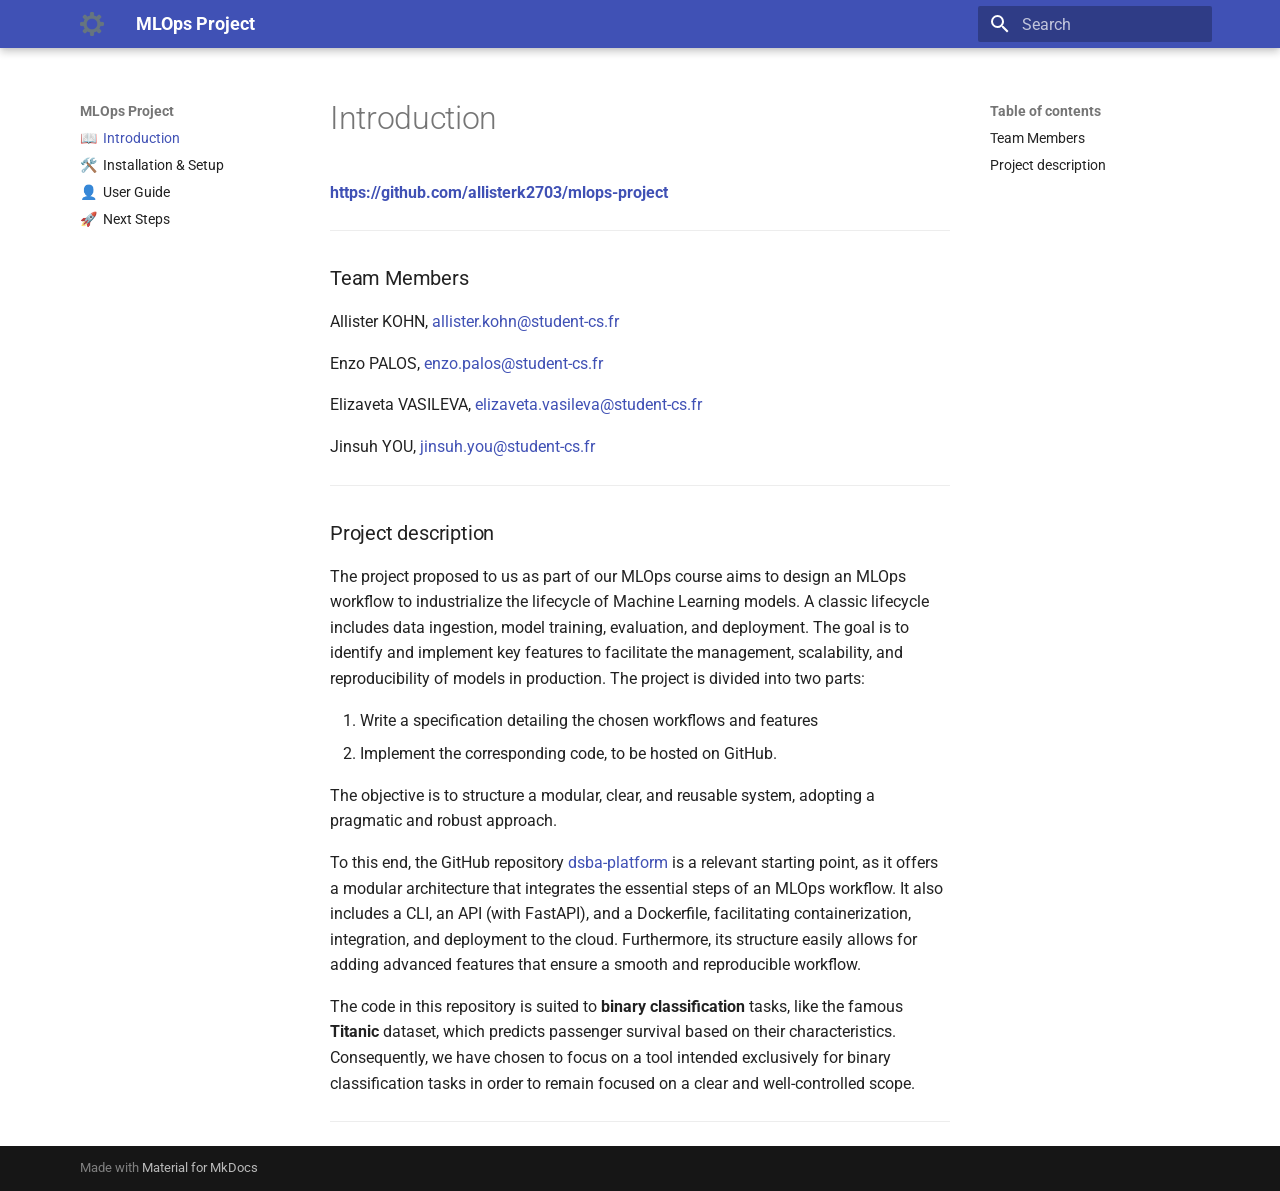
<file: index.html>
<!doctype html>
<html lang="en" class="no-js">
  <head>
    
      <meta charset="utf-8">
      <meta name="viewport" content="width=device-width,initial-scale=1">
      
      
      
      
      
        <link rel="next" href="installation_setup/">
      
      
      <link rel="icon" href="assets/favicon.ico">
      <meta name="generator" content="mkdocs-1.6.1, mkdocs-material-9.5.49">
    
    
      
        <title>MLOps Project</title>
      
    
    
      <link rel="stylesheet" href="assets/stylesheets/main.6f8fc17f.min.css">
      
      


    
    
      
    
    
      
        
        
        <link rel="preconnect" href="https://fonts.gstatic.com" crossorigin>
        <link rel="stylesheet" href="https://fonts.googleapis.com/css?family=Roboto:300,300i,400,400i,700,700i%7CRoboto+Mono:400,400i,700,700i&display=fallback">
        <style>:root{--md-text-font:"Roboto";--md-code-font:"Roboto Mono"}</style>
      
    
    
      <link rel="stylesheet" href="overrides/main.css">
    
    <script>__md_scope=new URL(".",location),__md_hash=e=>[...e].reduce(((e,_)=>(e<<5)-e+_.charCodeAt(0)),0),__md_get=(e,_=localStorage,t=__md_scope)=>JSON.parse(_.getItem(t.pathname+"."+e)),__md_set=(e,_,t=localStorage,a=__md_scope)=>{try{t.setItem(a.pathname+"."+e,JSON.stringify(_))}catch(e){}}</script>
    
      

    
    
    
  </head>
  
  
    <body dir="ltr">
  
    
    <input class="md-toggle" data-md-toggle="drawer" type="checkbox" id="__drawer" autocomplete="off">
    <input class="md-toggle" data-md-toggle="search" type="checkbox" id="__search" autocomplete="off">
    <label class="md-overlay" for="__drawer"></label>
    <div data-md-component="skip">
      
        
        <a href="#introduction" class="md-skip">
          Skip to content
        </a>
      
    </div>
    <div data-md-component="announce">
      
    </div>
    
    
      

  

<header class="md-header md-header--shadow" data-md-component="header">
  <nav class="md-header__inner md-grid" aria-label="Header">
    <a href="." title="MLOps Project" class="md-header__button md-logo" aria-label="MLOps Project" data-md-component="logo">
      
  <img src="assets/logo.png" alt="logo">

    </a>
    <label class="md-header__button md-icon" for="__drawer">
      
      <svg xmlns="http://www.w3.org/2000/svg" viewBox="0 0 24 24"><path d="M3 6h18v2H3zm0 5h18v2H3zm0 5h18v2H3z"/></svg>
    </label>
    <div class="md-header__title" data-md-component="header-title">
      <div class="md-header__ellipsis">
        <div class="md-header__topic">
          <span class="md-ellipsis">
            MLOps Project
          </span>
        </div>
        <div class="md-header__topic" data-md-component="header-topic">
          <span class="md-ellipsis">
            
              📖 &nbsp;Introduction
            
          </span>
        </div>
      </div>
    </div>
    
    
      <script>var palette=__md_get("__palette");if(palette&&palette.color){if("(prefers-color-scheme)"===palette.color.media){var media=matchMedia("(prefers-color-scheme: light)"),input=document.querySelector(media.matches?"[data-md-color-media='(prefers-color-scheme: light)']":"[data-md-color-media='(prefers-color-scheme: dark)']");palette.color.media=input.getAttribute("data-md-color-media"),palette.color.scheme=input.getAttribute("data-md-color-scheme"),palette.color.primary=input.getAttribute("data-md-color-primary"),palette.color.accent=input.getAttribute("data-md-color-accent")}for(var[key,value]of Object.entries(palette.color))document.body.setAttribute("data-md-color-"+key,value)}</script>
    
    
    
      <label class="md-header__button md-icon" for="__search">
        
        <svg xmlns="http://www.w3.org/2000/svg" viewBox="0 0 24 24"><path d="M9.5 3A6.5 6.5 0 0 1 16 9.5c0 1.61-.59 3.09-1.56 4.23l.27.27h.79l5 5-1.5 1.5-5-5v-.79l-.27-.27A6.52 6.52 0 0 1 9.5 16 6.5 6.5 0 0 1 3 9.5 6.5 6.5 0 0 1 9.5 3m0 2C7 5 5 7 5 9.5S7 14 9.5 14 14 12 14 9.5 12 5 9.5 5"/></svg>
      </label>
      <div class="md-search" data-md-component="search" role="dialog">
  <label class="md-search__overlay" for="__search"></label>
  <div class="md-search__inner" role="search">
    <form class="md-search__form" name="search">
      <input type="text" class="md-search__input" name="query" aria-label="Search" placeholder="Search" autocapitalize="off" autocorrect="off" autocomplete="off" spellcheck="false" data-md-component="search-query" required>
      <label class="md-search__icon md-icon" for="__search">
        
        <svg xmlns="http://www.w3.org/2000/svg" viewBox="0 0 24 24"><path d="M9.5 3A6.5 6.5 0 0 1 16 9.5c0 1.61-.59 3.09-1.56 4.23l.27.27h.79l5 5-1.5 1.5-5-5v-.79l-.27-.27A6.52 6.52 0 0 1 9.5 16 6.5 6.5 0 0 1 3 9.5 6.5 6.5 0 0 1 9.5 3m0 2C7 5 5 7 5 9.5S7 14 9.5 14 14 12 14 9.5 12 5 9.5 5"/></svg>
        
        <svg xmlns="http://www.w3.org/2000/svg" viewBox="0 0 24 24"><path d="M20 11v2H8l5.5 5.5-1.42 1.42L4.16 12l7.92-7.92L13.5 5.5 8 11z"/></svg>
      </label>
      <nav class="md-search__options" aria-label="Search">
        
        <button type="reset" class="md-search__icon md-icon" title="Clear" aria-label="Clear" tabindex="-1">
          
          <svg xmlns="http://www.w3.org/2000/svg" viewBox="0 0 24 24"><path d="M19 6.41 17.59 5 12 10.59 6.41 5 5 6.41 10.59 12 5 17.59 6.41 19 12 13.41 17.59 19 19 17.59 13.41 12z"/></svg>
        </button>
      </nav>
      
    </form>
    <div class="md-search__output">
      <div class="md-search__scrollwrap" tabindex="0" data-md-scrollfix>
        <div class="md-search-result" data-md-component="search-result">
          <div class="md-search-result__meta">
            Initializing search
          </div>
          <ol class="md-search-result__list" role="presentation"></ol>
        </div>
      </div>
    </div>
  </div>
</div>
    
    
  </nav>
  
</header>
    
    <div class="md-container" data-md-component="container">
      
      
        
          
        
      
      <main class="md-main" data-md-component="main">
        <div class="md-main__inner md-grid">
          
            
              
              <div class="md-sidebar md-sidebar--primary" data-md-component="sidebar" data-md-type="navigation" >
                <div class="md-sidebar__scrollwrap">
                  <div class="md-sidebar__inner">
                    



<nav class="md-nav md-nav--primary" aria-label="Navigation" data-md-level="0">
  <label class="md-nav__title" for="__drawer">
    <a href="." title="MLOps Project" class="md-nav__button md-logo" aria-label="MLOps Project" data-md-component="logo">
      
  <img src="assets/logo.png" alt="logo">

    </a>
    MLOps Project
  </label>
  
  <ul class="md-nav__list" data-md-scrollfix>
    
      
      
  
  
    
  
  
  
    <li class="md-nav__item md-nav__item--active">
      
      <input class="md-nav__toggle md-toggle" type="checkbox" id="__toc">
      
      
        
      
      
        <label class="md-nav__link md-nav__link--active" for="__toc">
          
  
  <span class="md-ellipsis">
    📖 &nbsp;Introduction
  </span>
  

          <span class="md-nav__icon md-icon"></span>
        </label>
      
      <a href="." class="md-nav__link md-nav__link--active">
        
  
  <span class="md-ellipsis">
    📖 &nbsp;Introduction
  </span>
  

      </a>
      
        

<nav class="md-nav md-nav--secondary" aria-label="Table of contents">
  
  
  
    
  
  
    <label class="md-nav__title" for="__toc">
      <span class="md-nav__icon md-icon"></span>
      Table of contents
    </label>
    <ul class="md-nav__list" data-md-component="toc" data-md-scrollfix>
      
        <li class="md-nav__item">
  <a href="#team-members" class="md-nav__link">
    <span class="md-ellipsis">
      Team Members
    </span>
  </a>
  
</li>
      
        <li class="md-nav__item">
  <a href="#project-description" class="md-nav__link">
    <span class="md-ellipsis">
      Project description
    </span>
  </a>
  
</li>
      
    </ul>
  
</nav>
      
    </li>
  

    
      
      
  
  
  
  
    <li class="md-nav__item">
      <a href="installation_setup/" class="md-nav__link">
        
  
  <span class="md-ellipsis">
    🛠️ &nbsp;Installation & Setup
  </span>
  

      </a>
    </li>
  

    
      
      
  
  
  
  
    <li class="md-nav__item">
      <a href="user_guide/" class="md-nav__link">
        
  
  <span class="md-ellipsis">
    👤 &nbsp;User Guide
  </span>
  

      </a>
    </li>
  

    
      
      
  
  
  
  
    <li class="md-nav__item">
      <a href="next_steps/" class="md-nav__link">
        
  
  <span class="md-ellipsis">
    🚀 &nbsp;Next Steps
  </span>
  

      </a>
    </li>
  

    
  </ul>
</nav>
                  </div>
                </div>
              </div>
            
            
              
              <div class="md-sidebar md-sidebar--secondary" data-md-component="sidebar" data-md-type="toc" >
                <div class="md-sidebar__scrollwrap">
                  <div class="md-sidebar__inner">
                    

<nav class="md-nav md-nav--secondary" aria-label="Table of contents">
  
  
  
    
  
  
    <label class="md-nav__title" for="__toc">
      <span class="md-nav__icon md-icon"></span>
      Table of contents
    </label>
    <ul class="md-nav__list" data-md-component="toc" data-md-scrollfix>
      
        <li class="md-nav__item">
  <a href="#team-members" class="md-nav__link">
    <span class="md-ellipsis">
      Team Members
    </span>
  </a>
  
</li>
      
        <li class="md-nav__item">
  <a href="#project-description" class="md-nav__link">
    <span class="md-ellipsis">
      Project description
    </span>
  </a>
  
</li>
      
    </ul>
  
</nav>
                  </div>
                </div>
              </div>
            
          
          
            <div class="md-content" data-md-component="content">
              <article class="md-content__inner md-typeset">
                
                  


<h1 id="introduction">Introduction<a class="headerlink" href="#introduction" title="Permanent link">&para;</a></h1>
<p><strong><a href="https://github.com/allisterk2703/mlops-project">https://github.com/allisterk2703/mlops-project</a></strong></p>
<hr />
<h3 id="team-members">Team Members<a class="headerlink" href="#team-members" title="Permanent link">&para;</a></h3>
<p>Allister KOHN,
<a href="mailto:allister.kohn@student-cs.fr">allister.kohn@student-cs.fr</a></p>
<p>Enzo PALOS,
<a href="mailto:enzo.palos@student-cs.fr">enzo.palos@student-cs.fr</a></p>
<p>Elizaveta VASILEVA,
<a href="mailto:elizaveta.vasileva@student-cs.fr">elizaveta.vasileva@student-cs.fr</a></p>
<p>Jinsuh YOU,
<a href="mailto:jinsuh.you@student-cs.fr">jinsuh.you@student-cs.fr</a></p>
<hr />
<h3 id="project-description">Project description<a class="headerlink" href="#project-description" title="Permanent link">&para;</a></h3>
<p>The project proposed to us as part of our MLOps course aims to design an MLOps workflow to industrialize the lifecycle of Machine Learning models. A classic lifecycle includes data ingestion, model training, evaluation, and deployment. The goal is to identify and implement key features to facilitate the management, scalability, and reproducibility of models in production. The project is divided into two parts:</p>
<ol>
<li>Write a specification detailing the chosen workflows and features</li>
<li>Implement the corresponding code, to be hosted on GitHub.</li>
</ol>
<p>The objective is to structure a modular, clear, and reusable system, adopting a pragmatic and robust approach.</p>
<p>To this end, the GitHub repository <a href="https://github.com/JoachimZ/dsba-platform">dsba-platform</a> is a relevant starting point, as it offers a modular architecture that integrates the essential steps of an MLOps workflow. It also includes a CLI, an API (with FastAPI), and a Dockerfile, facilitating containerization, integration, and deployment to the cloud. Furthermore, its structure easily allows for adding advanced features that ensure a smooth and reproducible workflow.</p>
<p>The code in this repository is suited to <strong>binary classification</strong> tasks, like the famous <strong>Titanic</strong> dataset, which predicts passenger survival based on their characteristics. Consequently, we have chosen to focus on a tool intended exclusively for binary classification tasks in order to remain focused on a clear and well-controlled scope.</p>
<hr />












                
              </article>
            </div>
          
          
<script>var target=document.getElementById(location.hash.slice(1));target&&target.name&&(target.checked=target.name.startsWith("__tabbed_"))</script>
        </div>
        
      </main>
      
        <footer class="md-footer">
  
  <div class="md-footer-meta md-typeset">
    <div class="md-footer-meta__inner md-grid">
      <div class="md-copyright">
  
  
    Made with
    <a href="https://squidfunk.github.io/mkdocs-material/" target="_blank" rel="noopener">
      Material for MkDocs
    </a>
  
</div>
      
    </div>
  </div>
</footer>
      
    </div>
    <div class="md-dialog" data-md-component="dialog">
      <div class="md-dialog__inner md-typeset"></div>
    </div>
    
    
    <script id="__config" type="application/json">{"base": ".", "features": ["content.code.copy"], "search": "assets/javascripts/workers/search.6ce7567c.min.js", "translations": {"clipboard.copied": "Copied to clipboard", "clipboard.copy": "Copy to clipboard", "search.result.more.one": "1 more on this page", "search.result.more.other": "# more on this page", "search.result.none": "No matching documents", "search.result.one": "1 matching document", "search.result.other": "# matching documents", "search.result.placeholder": "Type to start searching", "search.result.term.missing": "Missing", "select.version": "Select version"}}</script>
    
    
      <script src="assets/javascripts/bundle.88dd0f4e.min.js"></script>
      
    
  </body>
</html>
</file>
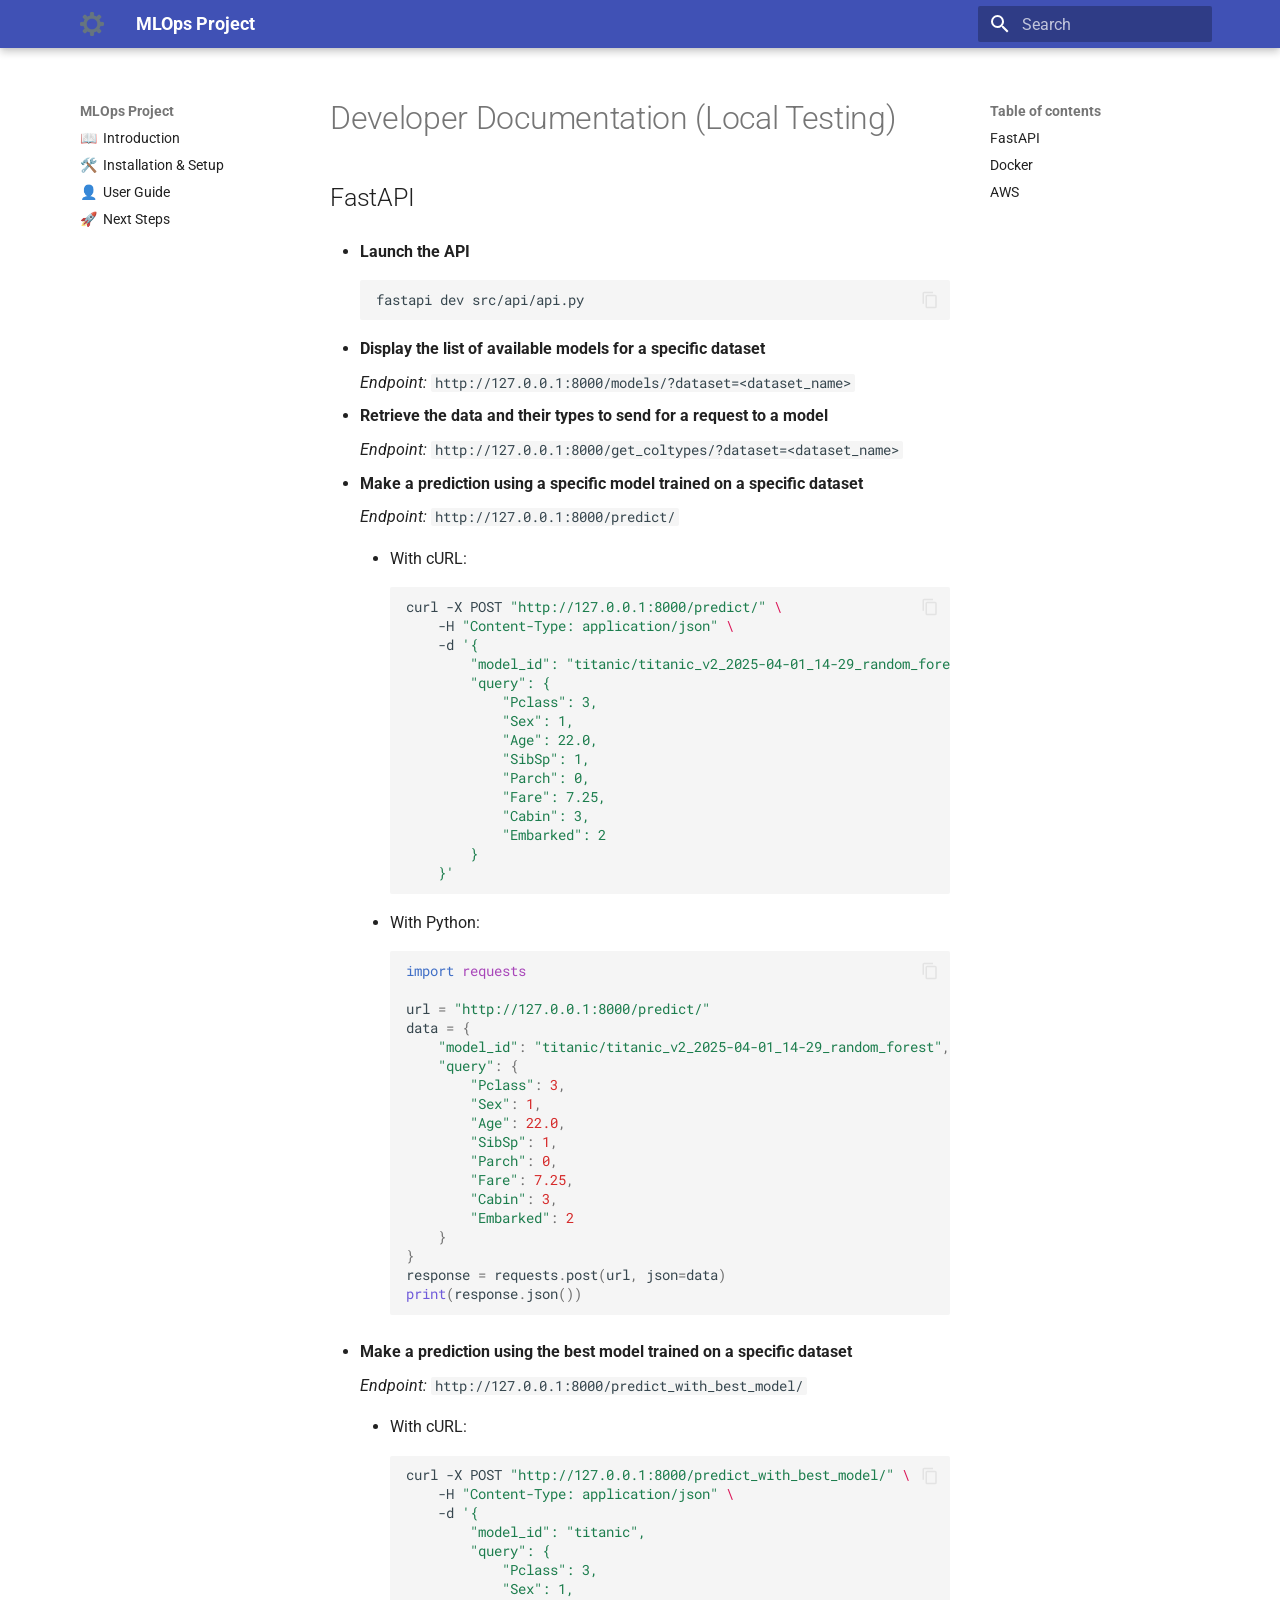
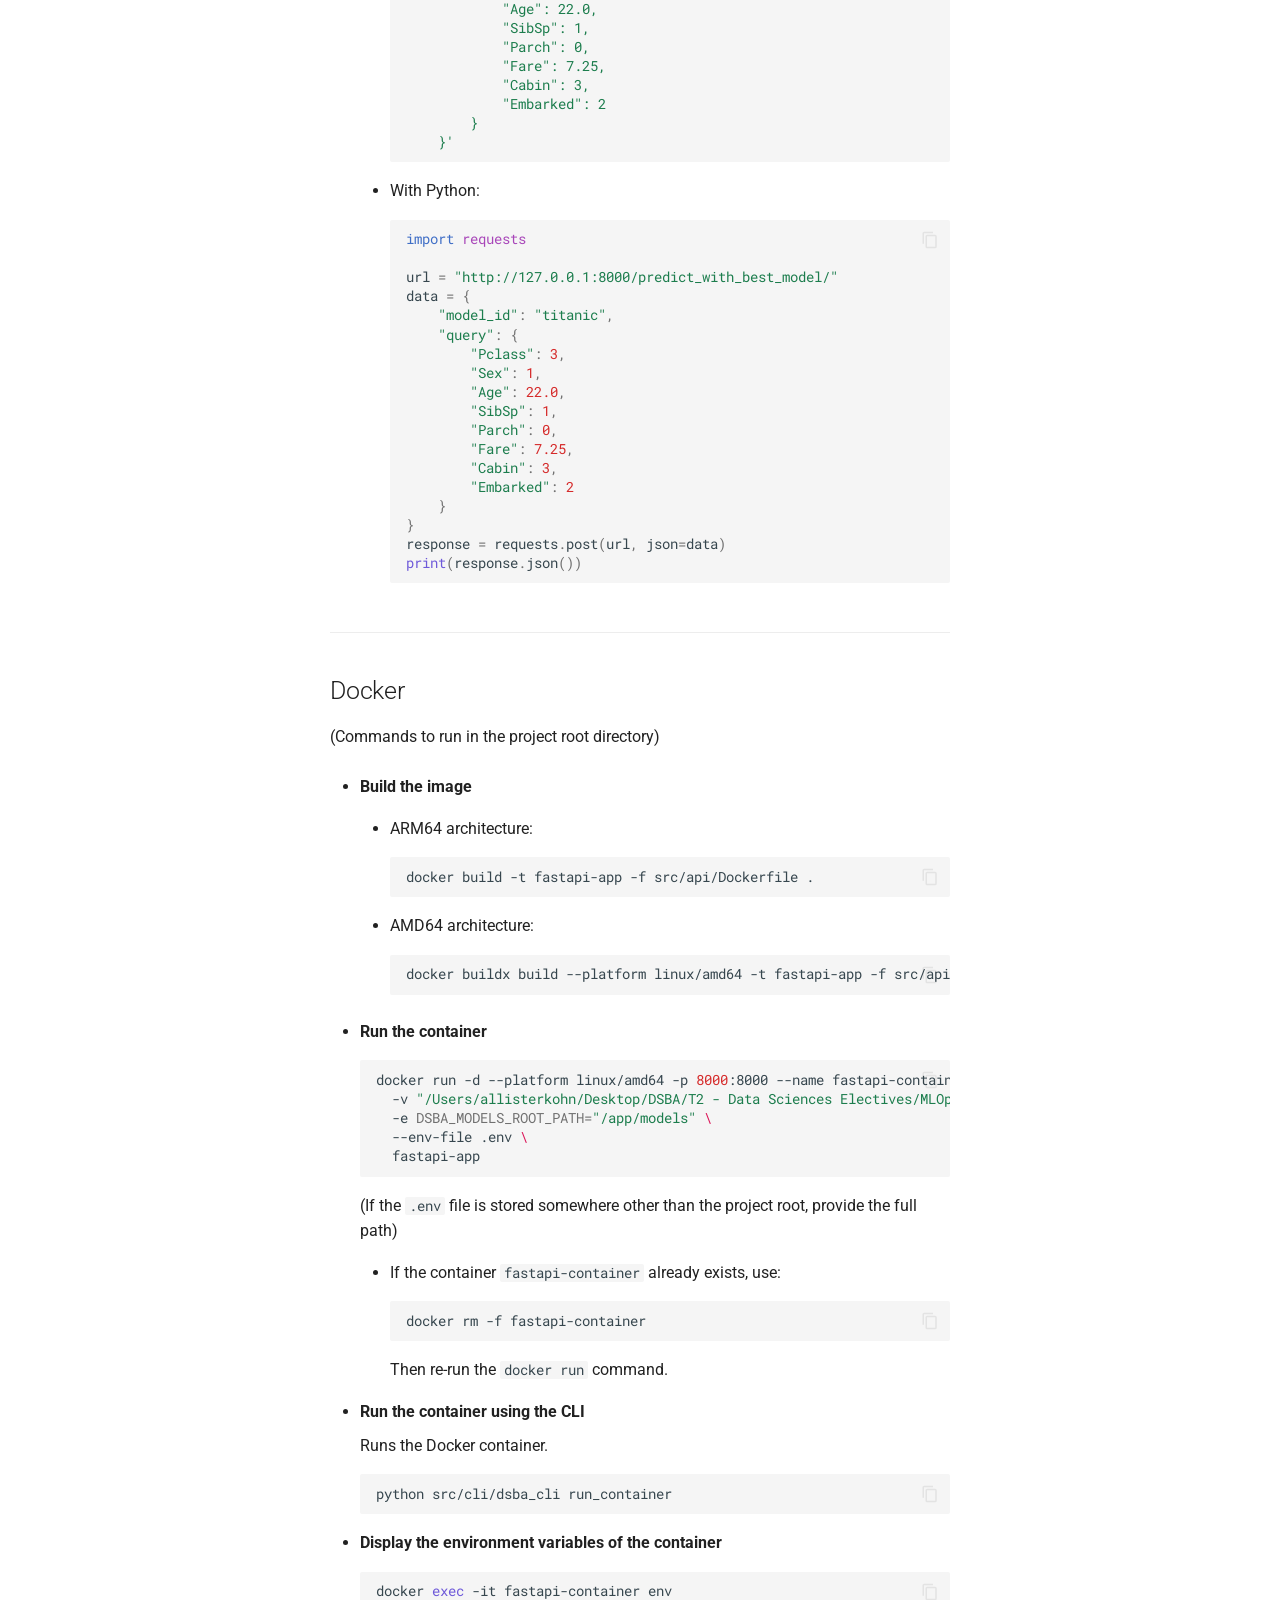
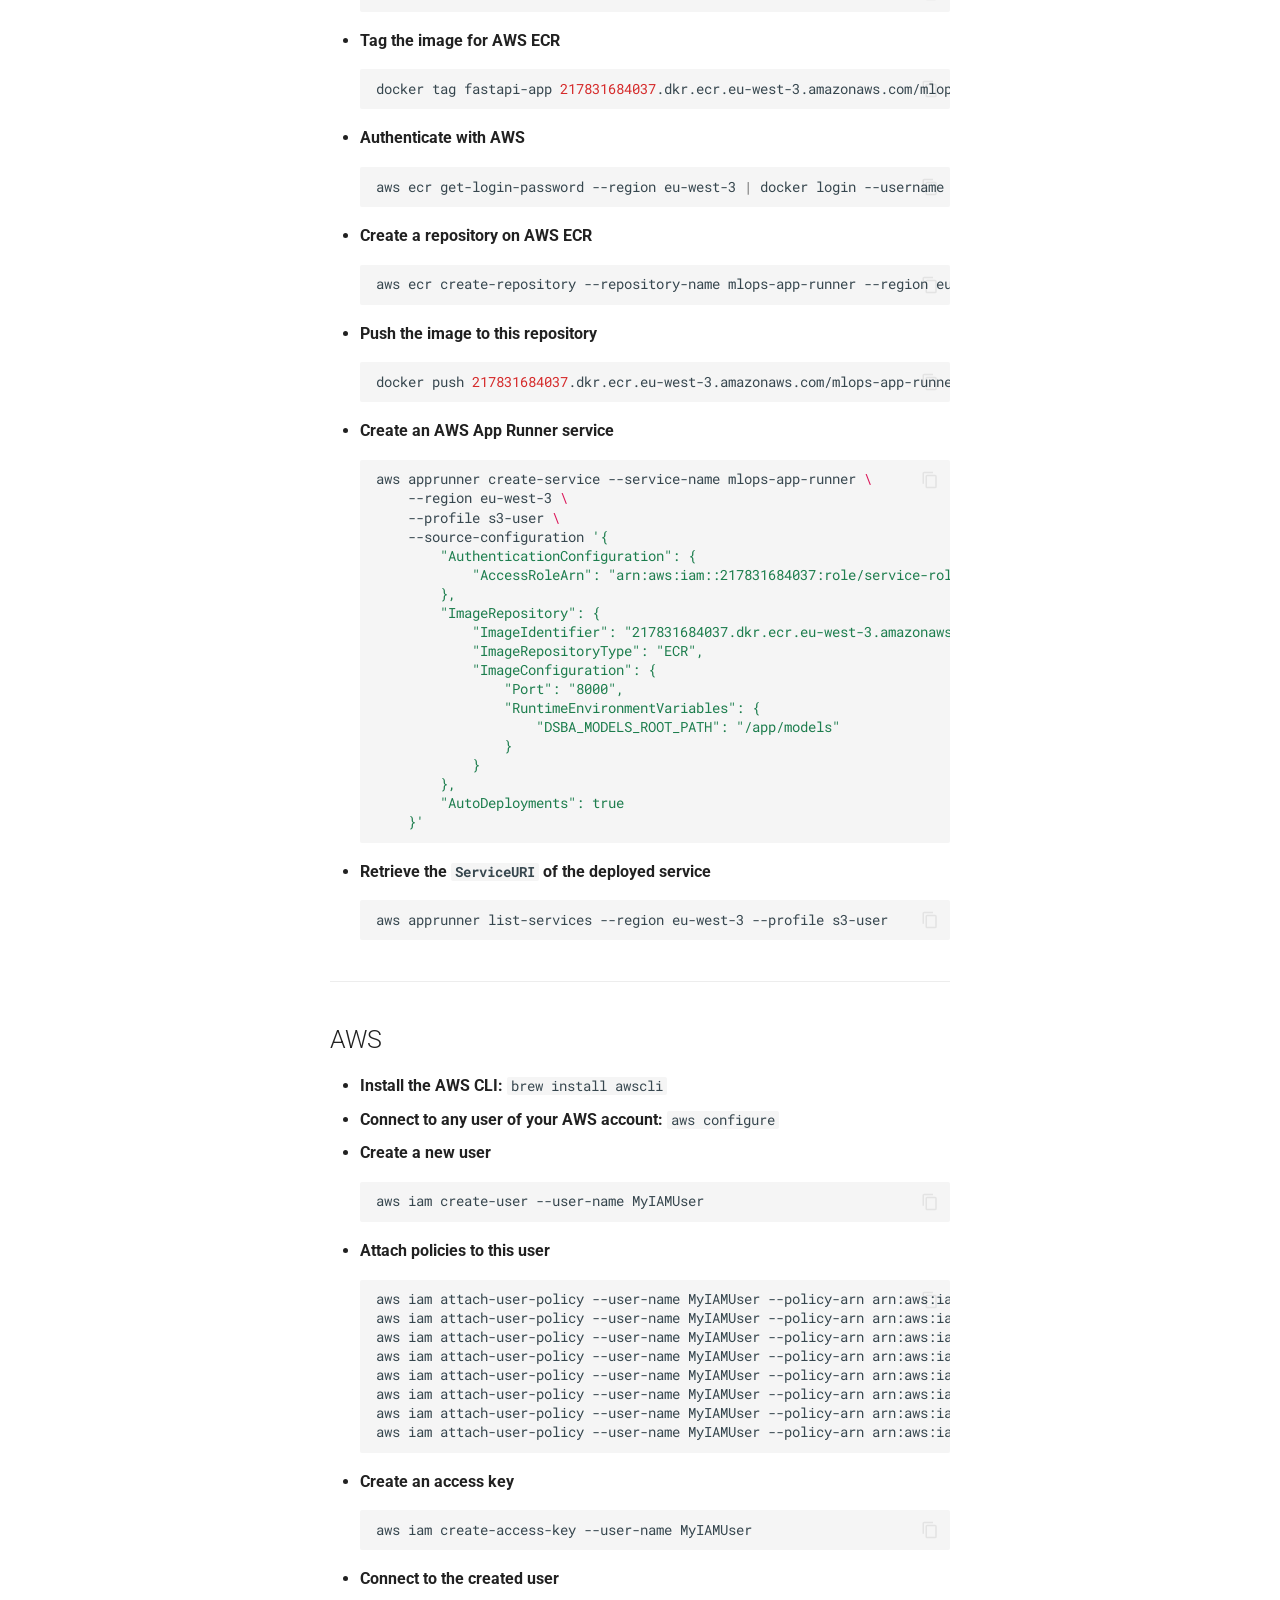
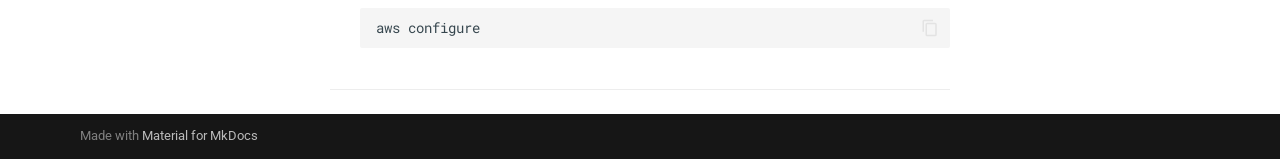
<file: developer_documentation/index.html>
<!doctype html>
<html lang="en" class="no-js">
  <head>
    
      <meta charset="utf-8">
      <meta name="viewport" content="width=device-width,initial-scale=1">
      
      
      
      
      
      
      <link rel="icon" href="../assets/favicon.ico">
      <meta name="generator" content="mkdocs-1.6.1, mkdocs-material-9.5.49">
    
    
      
        <title>Developer Documentation (Local Testing) - MLOps Project</title>
      
    
    
      <link rel="stylesheet" href="../assets/stylesheets/main.6f8fc17f.min.css">
      
      


    
    
      
    
    
      
        
        
        <link rel="preconnect" href="https://fonts.gstatic.com" crossorigin>
        <link rel="stylesheet" href="https://fonts.googleapis.com/css?family=Roboto:300,300i,400,400i,700,700i%7CRoboto+Mono:400,400i,700,700i&display=fallback">
        <style>:root{--md-text-font:"Roboto";--md-code-font:"Roboto Mono"}</style>
      
    
    
      <link rel="stylesheet" href="../overrides/main.css">
    
    <script>__md_scope=new URL("..",location),__md_hash=e=>[...e].reduce(((e,_)=>(e<<5)-e+_.charCodeAt(0)),0),__md_get=(e,_=localStorage,t=__md_scope)=>JSON.parse(_.getItem(t.pathname+"."+e)),__md_set=(e,_,t=localStorage,a=__md_scope)=>{try{t.setItem(a.pathname+"."+e,JSON.stringify(_))}catch(e){}}</script>
    
      

    
    
    
  </head>
  
  
    <body dir="ltr">
  
    
    <input class="md-toggle" data-md-toggle="drawer" type="checkbox" id="__drawer" autocomplete="off">
    <input class="md-toggle" data-md-toggle="search" type="checkbox" id="__search" autocomplete="off">
    <label class="md-overlay" for="__drawer"></label>
    <div data-md-component="skip">
      
        
        <a href="#developer-documentation-local-testing" class="md-skip">
          Skip to content
        </a>
      
    </div>
    <div data-md-component="announce">
      
    </div>
    
    
      

  

<header class="md-header md-header--shadow" data-md-component="header">
  <nav class="md-header__inner md-grid" aria-label="Header">
    <a href=".." title="MLOps Project" class="md-header__button md-logo" aria-label="MLOps Project" data-md-component="logo">
      
  <img src="../assets/logo.png" alt="logo">

    </a>
    <label class="md-header__button md-icon" for="__drawer">
      
      <svg xmlns="http://www.w3.org/2000/svg" viewBox="0 0 24 24"><path d="M3 6h18v2H3zm0 5h18v2H3zm0 5h18v2H3z"/></svg>
    </label>
    <div class="md-header__title" data-md-component="header-title">
      <div class="md-header__ellipsis">
        <div class="md-header__topic">
          <span class="md-ellipsis">
            MLOps Project
          </span>
        </div>
        <div class="md-header__topic" data-md-component="header-topic">
          <span class="md-ellipsis">
            
              Developer Documentation (Local Testing)
            
          </span>
        </div>
      </div>
    </div>
    
    
      <script>var palette=__md_get("__palette");if(palette&&palette.color){if("(prefers-color-scheme)"===palette.color.media){var media=matchMedia("(prefers-color-scheme: light)"),input=document.querySelector(media.matches?"[data-md-color-media='(prefers-color-scheme: light)']":"[data-md-color-media='(prefers-color-scheme: dark)']");palette.color.media=input.getAttribute("data-md-color-media"),palette.color.scheme=input.getAttribute("data-md-color-scheme"),palette.color.primary=input.getAttribute("data-md-color-primary"),palette.color.accent=input.getAttribute("data-md-color-accent")}for(var[key,value]of Object.entries(palette.color))document.body.setAttribute("data-md-color-"+key,value)}</script>
    
    
    
      <label class="md-header__button md-icon" for="__search">
        
        <svg xmlns="http://www.w3.org/2000/svg" viewBox="0 0 24 24"><path d="M9.5 3A6.5 6.5 0 0 1 16 9.5c0 1.61-.59 3.09-1.56 4.23l.27.27h.79l5 5-1.5 1.5-5-5v-.79l-.27-.27A6.52 6.52 0 0 1 9.5 16 6.5 6.5 0 0 1 3 9.5 6.5 6.5 0 0 1 9.5 3m0 2C7 5 5 7 5 9.5S7 14 9.5 14 14 12 14 9.5 12 5 9.5 5"/></svg>
      </label>
      <div class="md-search" data-md-component="search" role="dialog">
  <label class="md-search__overlay" for="__search"></label>
  <div class="md-search__inner" role="search">
    <form class="md-search__form" name="search">
      <input type="text" class="md-search__input" name="query" aria-label="Search" placeholder="Search" autocapitalize="off" autocorrect="off" autocomplete="off" spellcheck="false" data-md-component="search-query" required>
      <label class="md-search__icon md-icon" for="__search">
        
        <svg xmlns="http://www.w3.org/2000/svg" viewBox="0 0 24 24"><path d="M9.5 3A6.5 6.5 0 0 1 16 9.5c0 1.61-.59 3.09-1.56 4.23l.27.27h.79l5 5-1.5 1.5-5-5v-.79l-.27-.27A6.52 6.52 0 0 1 9.5 16 6.5 6.5 0 0 1 3 9.5 6.5 6.5 0 0 1 9.5 3m0 2C7 5 5 7 5 9.5S7 14 9.5 14 14 12 14 9.5 12 5 9.5 5"/></svg>
        
        <svg xmlns="http://www.w3.org/2000/svg" viewBox="0 0 24 24"><path d="M20 11v2H8l5.5 5.5-1.42 1.42L4.16 12l7.92-7.92L13.5 5.5 8 11z"/></svg>
      </label>
      <nav class="md-search__options" aria-label="Search">
        
        <button type="reset" class="md-search__icon md-icon" title="Clear" aria-label="Clear" tabindex="-1">
          
          <svg xmlns="http://www.w3.org/2000/svg" viewBox="0 0 24 24"><path d="M19 6.41 17.59 5 12 10.59 6.41 5 5 6.41 10.59 12 5 17.59 6.41 19 12 13.41 17.59 19 19 17.59 13.41 12z"/></svg>
        </button>
      </nav>
      
    </form>
    <div class="md-search__output">
      <div class="md-search__scrollwrap" tabindex="0" data-md-scrollfix>
        <div class="md-search-result" data-md-component="search-result">
          <div class="md-search-result__meta">
            Initializing search
          </div>
          <ol class="md-search-result__list" role="presentation"></ol>
        </div>
      </div>
    </div>
  </div>
</div>
    
    
  </nav>
  
</header>
    
    <div class="md-container" data-md-component="container">
      
      
        
          
        
      
      <main class="md-main" data-md-component="main">
        <div class="md-main__inner md-grid">
          
            
              
              <div class="md-sidebar md-sidebar--primary" data-md-component="sidebar" data-md-type="navigation" >
                <div class="md-sidebar__scrollwrap">
                  <div class="md-sidebar__inner">
                    



<nav class="md-nav md-nav--primary" aria-label="Navigation" data-md-level="0">
  <label class="md-nav__title" for="__drawer">
    <a href=".." title="MLOps Project" class="md-nav__button md-logo" aria-label="MLOps Project" data-md-component="logo">
      
  <img src="../assets/logo.png" alt="logo">

    </a>
    MLOps Project
  </label>
  
  <ul class="md-nav__list" data-md-scrollfix>
    
      
      
  
  
  
  
    <li class="md-nav__item">
      <a href=".." class="md-nav__link">
        
  
  <span class="md-ellipsis">
    📖 &nbsp;Introduction
  </span>
  

      </a>
    </li>
  

    
      
      
  
  
  
  
    <li class="md-nav__item">
      <a href="../installation_setup/" class="md-nav__link">
        
  
  <span class="md-ellipsis">
    🛠️ &nbsp;Installation & Setup
  </span>
  

      </a>
    </li>
  

    
      
      
  
  
  
  
    <li class="md-nav__item">
      <a href="../user_guide/" class="md-nav__link">
        
  
  <span class="md-ellipsis">
    👤 &nbsp;User Guide
  </span>
  

      </a>
    </li>
  

    
      
      
  
  
  
  
    <li class="md-nav__item">
      <a href="../next_steps/" class="md-nav__link">
        
  
  <span class="md-ellipsis">
    🚀 &nbsp;Next Steps
  </span>
  

      </a>
    </li>
  

    
  </ul>
</nav>
                  </div>
                </div>
              </div>
            
            
              
              <div class="md-sidebar md-sidebar--secondary" data-md-component="sidebar" data-md-type="toc" >
                <div class="md-sidebar__scrollwrap">
                  <div class="md-sidebar__inner">
                    

<nav class="md-nav md-nav--secondary" aria-label="Table of contents">
  
  
  
    
  
  
    <label class="md-nav__title" for="__toc">
      <span class="md-nav__icon md-icon"></span>
      Table of contents
    </label>
    <ul class="md-nav__list" data-md-component="toc" data-md-scrollfix>
      
        <li class="md-nav__item">
  <a href="#fastapi" class="md-nav__link">
    <span class="md-ellipsis">
      FastAPI
    </span>
  </a>
  
</li>
      
        <li class="md-nav__item">
  <a href="#docker" class="md-nav__link">
    <span class="md-ellipsis">
      Docker
    </span>
  </a>
  
</li>
      
        <li class="md-nav__item">
  <a href="#aws" class="md-nav__link">
    <span class="md-ellipsis">
      AWS
    </span>
  </a>
  
</li>
      
    </ul>
  
</nav>
                  </div>
                </div>
              </div>
            
          
          
            <div class="md-content" data-md-component="content">
              <article class="md-content__inner md-typeset">
                
                  


<h1 id="developer-documentation-local-testing">Developer Documentation (Local Testing)<a class="headerlink" href="#developer-documentation-local-testing" title="Permanent link">&para;</a></h1>
<h2 id="fastapi">FastAPI<a class="headerlink" href="#fastapi" title="Permanent link">&para;</a></h2>
<ul>
<li>
<p><strong>Launch the API</strong></p>
<div class="highlight"><pre><span></span><code>fastapi<span class="w"> </span>dev<span class="w"> </span>src/api/api.py
</code></pre></div>
</li>
<li>
<p><strong>Display the list of available models for a specific dataset</strong></p>
<p><em>Endpoint:</em> <code>http://127.0.0.1:8000/models/?dataset=&lt;dataset_name&gt;</code></p>
</li>
<li>
<p><strong>Retrieve the data and their types to send for a request to a model</strong></p>
<p><em>Endpoint:</em> <code>http://127.0.0.1:8000/get_coltypes/?dataset=&lt;dataset_name&gt;</code></p>
</li>
<li>
<p><strong>Make a prediction using a specific model trained on a specific dataset</strong></p>
<p><em>Endpoint:</em> <code>http://127.0.0.1:8000/predict/</code></p>
<ul>
<li>
<p>With cURL:</p>
<div class="highlight"><pre><span></span><code>curl<span class="w"> </span>-X<span class="w"> </span>POST<span class="w"> </span><span class="s2">&quot;http://127.0.0.1:8000/predict/&quot;</span><span class="w"> </span><span class="se">\</span>
<span class="w">    </span>-H<span class="w"> </span><span class="s2">&quot;Content-Type: application/json&quot;</span><span class="w"> </span><span class="se">\</span>
<span class="w">    </span>-d<span class="w"> </span><span class="s1">&#39;{</span>
<span class="s1">        &quot;model_id&quot;: &quot;titanic/titanic_v2_2025-04-01_14-29_random_forest&quot;,</span>
<span class="s1">        &quot;query&quot;: {</span>
<span class="s1">            &quot;Pclass&quot;: 3,</span>
<span class="s1">            &quot;Sex&quot;: 1,</span>
<span class="s1">            &quot;Age&quot;: 22.0,</span>
<span class="s1">            &quot;SibSp&quot;: 1,</span>
<span class="s1">            &quot;Parch&quot;: 0,</span>
<span class="s1">            &quot;Fare&quot;: 7.25,</span>
<span class="s1">            &quot;Cabin&quot;: 3,</span>
<span class="s1">            &quot;Embarked&quot;: 2</span>
<span class="s1">        }</span>
<span class="s1">    }&#39;</span>
</code></pre></div>
</li>
<li>
<p>With Python:</p>
<div class="highlight"><pre><span></span><code><span class="kn">import</span><span class="w"> </span><span class="nn">requests</span>

<span class="n">url</span> <span class="o">=</span> <span class="s2">&quot;http://127.0.0.1:8000/predict/&quot;</span>
<span class="n">data</span> <span class="o">=</span> <span class="p">{</span>
    <span class="s2">&quot;model_id&quot;</span><span class="p">:</span> <span class="s2">&quot;titanic/titanic_v2_2025-04-01_14-29_random_forest&quot;</span><span class="p">,</span>
    <span class="s2">&quot;query&quot;</span><span class="p">:</span> <span class="p">{</span>
        <span class="s2">&quot;Pclass&quot;</span><span class="p">:</span> <span class="mi">3</span><span class="p">,</span>
        <span class="s2">&quot;Sex&quot;</span><span class="p">:</span> <span class="mi">1</span><span class="p">,</span>
        <span class="s2">&quot;Age&quot;</span><span class="p">:</span> <span class="mf">22.0</span><span class="p">,</span>
        <span class="s2">&quot;SibSp&quot;</span><span class="p">:</span> <span class="mi">1</span><span class="p">,</span>
        <span class="s2">&quot;Parch&quot;</span><span class="p">:</span> <span class="mi">0</span><span class="p">,</span>
        <span class="s2">&quot;Fare&quot;</span><span class="p">:</span> <span class="mf">7.25</span><span class="p">,</span>
        <span class="s2">&quot;Cabin&quot;</span><span class="p">:</span> <span class="mi">3</span><span class="p">,</span>
        <span class="s2">&quot;Embarked&quot;</span><span class="p">:</span> <span class="mi">2</span>
    <span class="p">}</span>
<span class="p">}</span>
<span class="n">response</span> <span class="o">=</span> <span class="n">requests</span><span class="o">.</span><span class="n">post</span><span class="p">(</span><span class="n">url</span><span class="p">,</span> <span class="n">json</span><span class="o">=</span><span class="n">data</span><span class="p">)</span>
<span class="nb">print</span><span class="p">(</span><span class="n">response</span><span class="o">.</span><span class="n">json</span><span class="p">())</span>
</code></pre></div>
</li>
</ul>
</li>
<li>
<p><strong>Make a prediction using the best model trained on a specific dataset</strong></p>
<p><em>Endpoint:</em> <code>http://127.0.0.1:8000/predict_with_best_model/</code></p>
<ul>
<li>
<p>With cURL:</p>
<div class="highlight"><pre><span></span><code>curl<span class="w"> </span>-X<span class="w"> </span>POST<span class="w"> </span><span class="s2">&quot;http://127.0.0.1:8000/predict_with_best_model/&quot;</span><span class="w"> </span><span class="se">\</span>
<span class="w">    </span>-H<span class="w"> </span><span class="s2">&quot;Content-Type: application/json&quot;</span><span class="w"> </span><span class="se">\</span>
<span class="w">    </span>-d<span class="w"> </span><span class="s1">&#39;{</span>
<span class="s1">        &quot;model_id&quot;: &quot;titanic&quot;,</span>
<span class="s1">        &quot;query&quot;: {</span>
<span class="s1">            &quot;Pclass&quot;: 3,</span>
<span class="s1">            &quot;Sex&quot;: 1,</span>
<span class="s1">            &quot;Age&quot;: 22.0,</span>
<span class="s1">            &quot;SibSp&quot;: 1,</span>
<span class="s1">            &quot;Parch&quot;: 0,</span>
<span class="s1">            &quot;Fare&quot;: 7.25,</span>
<span class="s1">            &quot;Cabin&quot;: 3,</span>
<span class="s1">            &quot;Embarked&quot;: 2</span>
<span class="s1">        }</span>
<span class="s1">    }&#39;</span>
</code></pre></div>
</li>
<li>
<p>With Python:</p>
<div class="highlight"><pre><span></span><code><span class="kn">import</span><span class="w"> </span><span class="nn">requests</span>

<span class="n">url</span> <span class="o">=</span> <span class="s2">&quot;http://127.0.0.1:8000/predict_with_best_model/&quot;</span>
<span class="n">data</span> <span class="o">=</span> <span class="p">{</span>
    <span class="s2">&quot;model_id&quot;</span><span class="p">:</span> <span class="s2">&quot;titanic&quot;</span><span class="p">,</span>
    <span class="s2">&quot;query&quot;</span><span class="p">:</span> <span class="p">{</span>
        <span class="s2">&quot;Pclass&quot;</span><span class="p">:</span> <span class="mi">3</span><span class="p">,</span>
        <span class="s2">&quot;Sex&quot;</span><span class="p">:</span> <span class="mi">1</span><span class="p">,</span>
        <span class="s2">&quot;Age&quot;</span><span class="p">:</span> <span class="mf">22.0</span><span class="p">,</span>
        <span class="s2">&quot;SibSp&quot;</span><span class="p">:</span> <span class="mi">1</span><span class="p">,</span>
        <span class="s2">&quot;Parch&quot;</span><span class="p">:</span> <span class="mi">0</span><span class="p">,</span>
        <span class="s2">&quot;Fare&quot;</span><span class="p">:</span> <span class="mf">7.25</span><span class="p">,</span>
        <span class="s2">&quot;Cabin&quot;</span><span class="p">:</span> <span class="mi">3</span><span class="p">,</span>
        <span class="s2">&quot;Embarked&quot;</span><span class="p">:</span> <span class="mi">2</span>
    <span class="p">}</span>
<span class="p">}</span>
<span class="n">response</span> <span class="o">=</span> <span class="n">requests</span><span class="o">.</span><span class="n">post</span><span class="p">(</span><span class="n">url</span><span class="p">,</span> <span class="n">json</span><span class="o">=</span><span class="n">data</span><span class="p">)</span>
<span class="nb">print</span><span class="p">(</span><span class="n">response</span><span class="o">.</span><span class="n">json</span><span class="p">())</span>
</code></pre></div>
</li>
</ul>
</li>
</ul>
<hr />
<h2 id="docker">Docker<a class="headerlink" href="#docker" title="Permanent link">&para;</a></h2>
<p>(Commands to run in the project root directory)</p>
<ul>
<li>
<p><strong>Build the image</strong></p>
<ul>
<li>
<p>ARM64 architecture:</p>
<div class="highlight"><pre><span></span><code>docker<span class="w"> </span>build<span class="w"> </span>-t<span class="w"> </span>fastapi-app<span class="w"> </span>-f<span class="w"> </span>src/api/Dockerfile<span class="w"> </span>.
</code></pre></div>
</li>
<li>
<p>AMD64 architecture:</p>
<div class="highlight"><pre><span></span><code>docker<span class="w"> </span>buildx<span class="w"> </span>build<span class="w"> </span>--platform<span class="w"> </span>linux/amd64<span class="w"> </span>-t<span class="w"> </span>fastapi-app<span class="w"> </span>-f<span class="w"> </span>src/api/Dockerfile<span class="w"> </span>.<span class="w"> </span>--load
</code></pre></div>
</li>
</ul>
</li>
<li>
<p><strong>Run the container</strong></p>
<div class="highlight"><pre><span></span><code>docker<span class="w"> </span>run<span class="w"> </span>-d<span class="w"> </span>--platform<span class="w"> </span>linux/amd64<span class="w"> </span>-p<span class="w"> </span><span class="m">8000</span>:8000<span class="w"> </span>--name<span class="w"> </span>fastapi-container<span class="w"> </span><span class="se">\</span>
<span class="w">  </span>-v<span class="w"> </span><span class="s2">&quot;/Users/allisterkohn/Desktop/DSBA/T2 - Data Sciences Electives/MLOps/Project/dsba-platform/models:/app/models&quot;</span><span class="w"> </span><span class="se">\</span>
<span class="w">  </span>-e<span class="w"> </span><span class="nv">DSBA_MODELS_ROOT_PATH</span><span class="o">=</span><span class="s2">&quot;/app/models&quot;</span><span class="w"> </span><span class="se">\</span>
<span class="w">  </span>--env-file<span class="w"> </span>.env<span class="w"> </span><span class="se">\</span>
<span class="w">  </span>fastapi-app
</code></pre></div>
<p>(If the <code>.env</code> file is stored somewhere other than the project root, provide the full path)</p>
<ul>
<li>
<p>If the container <code>fastapi-container</code> already exists, use:</p>
<div class="highlight"><pre><span></span><code>docker<span class="w"> </span>rm<span class="w"> </span>-f<span class="w"> </span>fastapi-container
</code></pre></div>
<p>Then re-run the  <code>docker run</code> command.</p>
</li>
</ul>
</li>
<li>
<p><strong>Run the container using the CLI</strong></p>
<p>Runs the Docker container.</p>
<div class="highlight"><pre><span></span><code>python<span class="w"> </span>src/cli/dsba_cli<span class="w"> </span>run_container
</code></pre></div>
</li>
<li>
<p><strong>Display the environment variables of the container</strong></p>
<div class="highlight"><pre><span></span><code>docker<span class="w"> </span><span class="nb">exec</span><span class="w"> </span>-it<span class="w"> </span>fastapi-container<span class="w"> </span>env
</code></pre></div>
</li>
<li>
<p><strong>Tag the image for AWS ECR</strong></p>
<div class="highlight"><pre><span></span><code>docker<span class="w"> </span>tag<span class="w"> </span>fastapi-app<span class="w"> </span><span class="m">217831684037</span>.dkr.ecr.eu-west-3.amazonaws.com/mlops-app-runner:latest
</code></pre></div>
</li>
<li>
<p><strong>Authenticate with AWS</strong></p>
<div class="highlight"><pre><span></span><code>aws<span class="w"> </span>ecr<span class="w"> </span>get-login-password<span class="w"> </span>--region<span class="w"> </span>eu-west-3<span class="w"> </span><span class="p">|</span><span class="w"> </span>docker<span class="w"> </span>login<span class="w"> </span>--username<span class="w"> </span>AWS<span class="w"> </span>--password-stdin<span class="w"> </span><span class="m">217831684037</span>.dkr.ecr.eu-west-3.amazonaws.com
</code></pre></div>
</li>
<li>
<p><strong>Create a repository on AWS ECR</strong></p>
<div class="highlight"><pre><span></span><code>aws<span class="w"> </span>ecr<span class="w"> </span>create-repository<span class="w"> </span>--repository-name<span class="w"> </span>mlops-app-runner<span class="w"> </span>--region<span class="w"> </span>eu-west-3
</code></pre></div>
</li>
<li>
<p><strong>Push the image to this repository</strong></p>
<div class="highlight"><pre><span></span><code>docker<span class="w"> </span>push<span class="w"> </span><span class="m">217831684037</span>.dkr.ecr.eu-west-3.amazonaws.com/mlops-app-runner:latest
</code></pre></div>
</li>
<li>
<p><strong>Create an AWS App Runner service</strong></p>
<div class="highlight"><pre><span></span><code>aws<span class="w"> </span>apprunner<span class="w"> </span>create-service<span class="w"> </span>--service-name<span class="w"> </span>mlops-app-runner<span class="w"> </span><span class="se">\</span>
<span class="w">    </span>--region<span class="w"> </span>eu-west-3<span class="w"> </span><span class="se">\</span>
<span class="w">    </span>--profile<span class="w"> </span>s3-user<span class="w"> </span><span class="se">\</span>
<span class="w">    </span>--source-configuration<span class="w"> </span><span class="s1">&#39;{</span>
<span class="s1">        &quot;AuthenticationConfiguration&quot;: {</span>
<span class="s1">            &quot;AccessRoleArn&quot;: &quot;arn:aws:iam::217831684037:role/service-role/AppRunnerECRAccessRole&quot;</span>
<span class="s1">        },</span>
<span class="s1">        &quot;ImageRepository&quot;: {</span>
<span class="s1">            &quot;ImageIdentifier&quot;: &quot;217831684037.dkr.ecr.eu-west-3.amazonaws.com/mlops-app-runner:latest&quot;,</span>
<span class="s1">            &quot;ImageRepositoryType&quot;: &quot;ECR&quot;,</span>
<span class="s1">            &quot;ImageConfiguration&quot;: {</span>
<span class="s1">                &quot;Port&quot;: &quot;8000&quot;,</span>
<span class="s1">                &quot;RuntimeEnvironmentVariables&quot;: {</span>
<span class="s1">                    &quot;DSBA_MODELS_ROOT_PATH&quot;: &quot;/app/models&quot;</span>
<span class="s1">                }</span>
<span class="s1">            }</span>
<span class="s1">        },</span>
<span class="s1">        &quot;AutoDeployments&quot;: true</span>
<span class="s1">    }&#39;</span>
</code></pre></div>
</li>
<li>
<p><strong>Retrieve the <code>ServiceURI</code> of the deployed service</strong></p>
<div class="highlight"><pre><span></span><code>aws<span class="w"> </span>apprunner<span class="w"> </span>list-services<span class="w"> </span>--region<span class="w"> </span>eu-west-3<span class="w"> </span>--profile<span class="w"> </span>s3-user
</code></pre></div>
</li>
</ul>
<hr />
<h2 id="aws">AWS<a class="headerlink" href="#aws" title="Permanent link">&para;</a></h2>
<ul>
<li><strong>Install the AWS CLI:</strong> <code>brew install awscli</code></li>
<li><strong>Connect to any user of your AWS account:</strong> <code>aws configure</code></li>
<li>
<p><strong>Create a new user</strong></p>
<div class="highlight"><pre><span></span><code>aws<span class="w"> </span>iam<span class="w"> </span>create-user<span class="w"> </span>--user-name<span class="w"> </span>MyIAMUser
</code></pre></div>
</li>
<li>
<p><strong>Attach policies to this user</strong></p>
<div class="highlight"><pre><span></span><code>aws<span class="w"> </span>iam<span class="w"> </span>attach-user-policy<span class="w"> </span>--user-name<span class="w"> </span>MyIAMUser<span class="w"> </span>--policy-arn<span class="w"> </span>arn:aws:iam::aws:policy/AmazonEC2ContainerRegistryFullAccess
aws<span class="w"> </span>iam<span class="w"> </span>attach-user-policy<span class="w"> </span>--user-name<span class="w"> </span>MyIAMUser<span class="w"> </span>--policy-arn<span class="w"> </span>arn:aws:iam::aws:policy/AmazonEC2ReadOnlyAccess
aws<span class="w"> </span>iam<span class="w"> </span>attach-user-policy<span class="w"> </span>--user-name<span class="w"> </span>MyIAMUser<span class="w"> </span>--policy-arn<span class="w"> </span>arn:aws:iam::aws:policy/AmazonECS_FullAccess
aws<span class="w"> </span>iam<span class="w"> </span>attach-user-policy<span class="w"> </span>--user-name<span class="w"> </span>MyIAMUser<span class="w"> </span>--policy-arn<span class="w"> </span>arn:aws:iam::aws:policy/AmazonS3FullAccess
aws<span class="w"> </span>iam<span class="w"> </span>attach-user-policy<span class="w"> </span>--user-name<span class="w"> </span>MyIAMUser<span class="w"> </span>--policy-arn<span class="w"> </span>arn:aws:iam::aws:policy/AWSAppRunnerFullAccess
aws<span class="w"> </span>iam<span class="w"> </span>attach-user-policy<span class="w"> </span>--user-name<span class="w"> </span>MyIAMUser<span class="w"> </span>--policy-arn<span class="w"> </span>arn:aws:iam::aws:policy/service-role/AWSAppRunnerServicePolicyForECRAccess
aws<span class="w"> </span>iam<span class="w"> </span>attach-user-policy<span class="w"> </span>--user-name<span class="w"> </span>MyIAMUser<span class="w"> </span>--policy-arn<span class="w"> </span>arn:aws:iam::aws:policy/IAMFullAccess
aws<span class="w"> </span>iam<span class="w"> </span>attach-user-policy<span class="w"> </span>--user-name<span class="w"> </span>MyIAMUser<span class="w"> </span>--policy-arn<span class="w"> </span>arn:aws:iam::aws:policy/IAMReadOnlyAccess
</code></pre></div>
</li>
<li>
<p><strong>Create an access key</strong></p>
<div class="highlight"><pre><span></span><code>aws<span class="w"> </span>iam<span class="w"> </span>create-access-key<span class="w"> </span>--user-name<span class="w"> </span>MyIAMUser
</code></pre></div>
</li>
<li>
<p><strong>Connect to the created user</strong></p>
<div class="highlight"><pre><span></span><code>aws<span class="w"> </span>configure
</code></pre></div>
</li>
</ul>
<hr />












                
              </article>
            </div>
          
          
<script>var target=document.getElementById(location.hash.slice(1));target&&target.name&&(target.checked=target.name.startsWith("__tabbed_"))</script>
        </div>
        
      </main>
      
        <footer class="md-footer">
  
  <div class="md-footer-meta md-typeset">
    <div class="md-footer-meta__inner md-grid">
      <div class="md-copyright">
  
  
    Made with
    <a href="https://squidfunk.github.io/mkdocs-material/" target="_blank" rel="noopener">
      Material for MkDocs
    </a>
  
</div>
      
    </div>
  </div>
</footer>
      
    </div>
    <div class="md-dialog" data-md-component="dialog">
      <div class="md-dialog__inner md-typeset"></div>
    </div>
    
    
    <script id="__config" type="application/json">{"base": "..", "features": ["content.code.copy"], "search": "../assets/javascripts/workers/search.6ce7567c.min.js", "translations": {"clipboard.copied": "Copied to clipboard", "clipboard.copy": "Copy to clipboard", "search.result.more.one": "1 more on this page", "search.result.more.other": "# more on this page", "search.result.none": "No matching documents", "search.result.one": "1 matching document", "search.result.other": "# matching documents", "search.result.placeholder": "Type to start searching", "search.result.term.missing": "Missing", "select.version": "Select version"}}</script>
    
    
      <script src="../assets/javascripts/bundle.88dd0f4e.min.js"></script>
      
    
  </body>
</html>
</file>
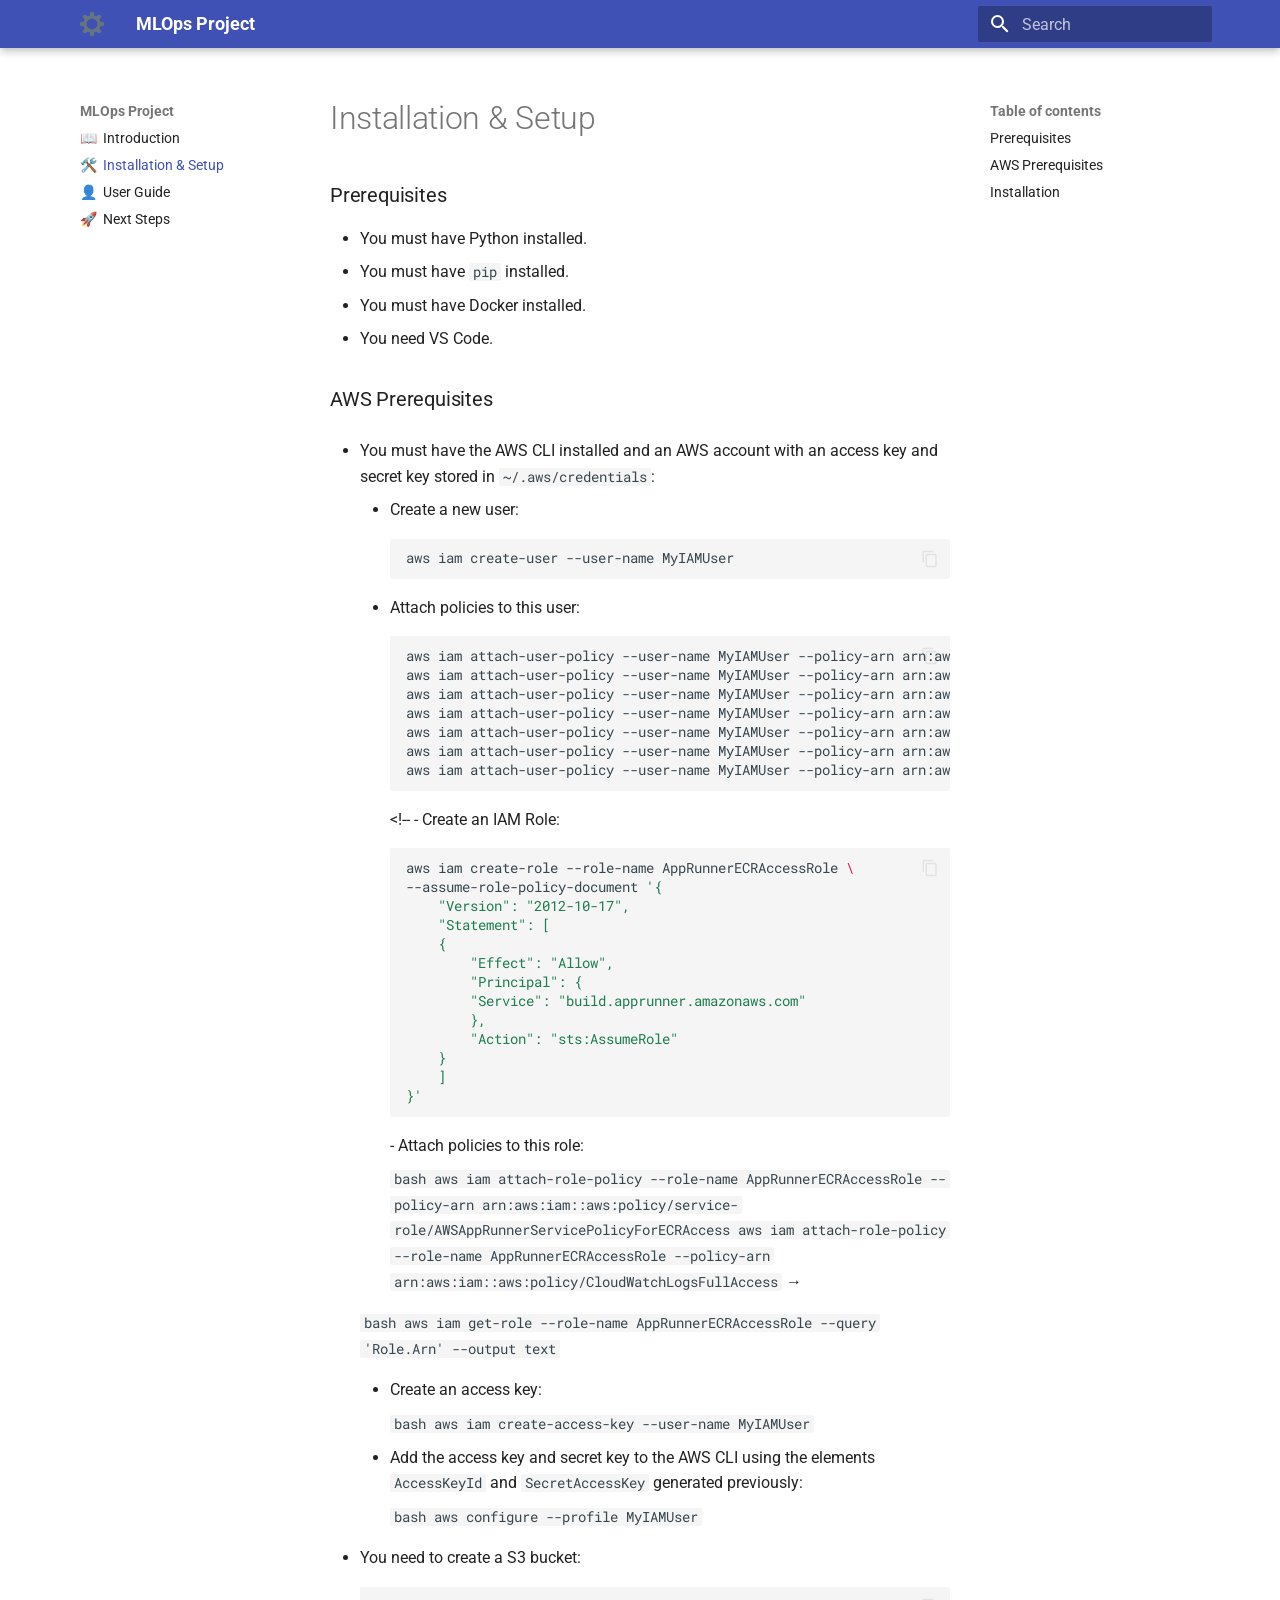
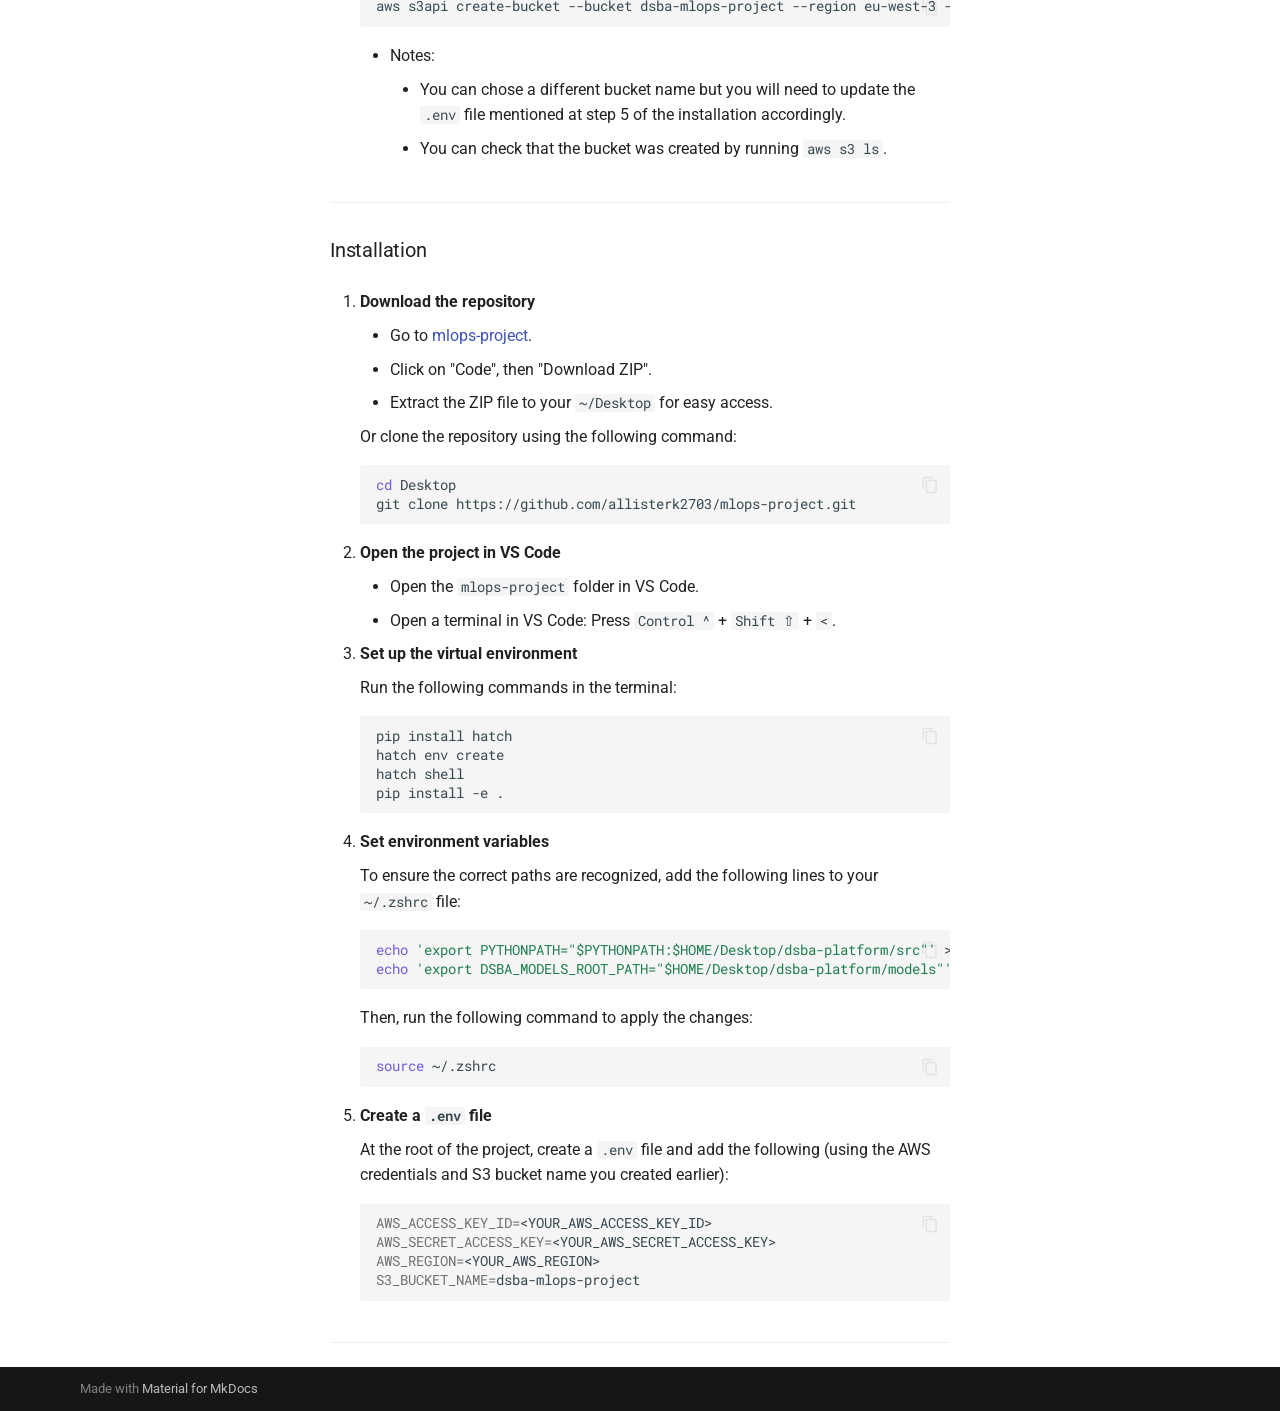
<file: installation_setup/index.html>
<!doctype html>
<html lang="en" class="no-js">
  <head>
    
      <meta charset="utf-8">
      <meta name="viewport" content="width=device-width,initial-scale=1">
      
      
      
      
        <link rel="prev" href="..">
      
      
        <link rel="next" href="../user_guide/">
      
      
      <link rel="icon" href="../assets/favicon.ico">
      <meta name="generator" content="mkdocs-1.6.1, mkdocs-material-9.5.49">
    
    
      
        <title>🛠️  Installation & Setup - MLOps Project</title>
      
    
    
      <link rel="stylesheet" href="../assets/stylesheets/main.6f8fc17f.min.css">
      
      


    
    
      
    
    
      
        
        
        <link rel="preconnect" href="https://fonts.gstatic.com" crossorigin>
        <link rel="stylesheet" href="https://fonts.googleapis.com/css?family=Roboto:300,300i,400,400i,700,700i%7CRoboto+Mono:400,400i,700,700i&display=fallback">
        <style>:root{--md-text-font:"Roboto";--md-code-font:"Roboto Mono"}</style>
      
    
    
      <link rel="stylesheet" href="../overrides/main.css">
    
    <script>__md_scope=new URL("..",location),__md_hash=e=>[...e].reduce(((e,_)=>(e<<5)-e+_.charCodeAt(0)),0),__md_get=(e,_=localStorage,t=__md_scope)=>JSON.parse(_.getItem(t.pathname+"."+e)),__md_set=(e,_,t=localStorage,a=__md_scope)=>{try{t.setItem(a.pathname+"."+e,JSON.stringify(_))}catch(e){}}</script>
    
      

    
    
    
  </head>
  
  
    <body dir="ltr">
  
    
    <input class="md-toggle" data-md-toggle="drawer" type="checkbox" id="__drawer" autocomplete="off">
    <input class="md-toggle" data-md-toggle="search" type="checkbox" id="__search" autocomplete="off">
    <label class="md-overlay" for="__drawer"></label>
    <div data-md-component="skip">
      
        
        <a href="#installation-setup" class="md-skip">
          Skip to content
        </a>
      
    </div>
    <div data-md-component="announce">
      
    </div>
    
    
      

  

<header class="md-header md-header--shadow" data-md-component="header">
  <nav class="md-header__inner md-grid" aria-label="Header">
    <a href=".." title="MLOps Project" class="md-header__button md-logo" aria-label="MLOps Project" data-md-component="logo">
      
  <img src="../assets/logo.png" alt="logo">

    </a>
    <label class="md-header__button md-icon" for="__drawer">
      
      <svg xmlns="http://www.w3.org/2000/svg" viewBox="0 0 24 24"><path d="M3 6h18v2H3zm0 5h18v2H3zm0 5h18v2H3z"/></svg>
    </label>
    <div class="md-header__title" data-md-component="header-title">
      <div class="md-header__ellipsis">
        <div class="md-header__topic">
          <span class="md-ellipsis">
            MLOps Project
          </span>
        </div>
        <div class="md-header__topic" data-md-component="header-topic">
          <span class="md-ellipsis">
            
              🛠️ &nbsp;Installation & Setup
            
          </span>
        </div>
      </div>
    </div>
    
    
      <script>var palette=__md_get("__palette");if(palette&&palette.color){if("(prefers-color-scheme)"===palette.color.media){var media=matchMedia("(prefers-color-scheme: light)"),input=document.querySelector(media.matches?"[data-md-color-media='(prefers-color-scheme: light)']":"[data-md-color-media='(prefers-color-scheme: dark)']");palette.color.media=input.getAttribute("data-md-color-media"),palette.color.scheme=input.getAttribute("data-md-color-scheme"),palette.color.primary=input.getAttribute("data-md-color-primary"),palette.color.accent=input.getAttribute("data-md-color-accent")}for(var[key,value]of Object.entries(palette.color))document.body.setAttribute("data-md-color-"+key,value)}</script>
    
    
    
      <label class="md-header__button md-icon" for="__search">
        
        <svg xmlns="http://www.w3.org/2000/svg" viewBox="0 0 24 24"><path d="M9.5 3A6.5 6.5 0 0 1 16 9.5c0 1.61-.59 3.09-1.56 4.23l.27.27h.79l5 5-1.5 1.5-5-5v-.79l-.27-.27A6.52 6.52 0 0 1 9.5 16 6.5 6.5 0 0 1 3 9.5 6.5 6.5 0 0 1 9.5 3m0 2C7 5 5 7 5 9.5S7 14 9.5 14 14 12 14 9.5 12 5 9.5 5"/></svg>
      </label>
      <div class="md-search" data-md-component="search" role="dialog">
  <label class="md-search__overlay" for="__search"></label>
  <div class="md-search__inner" role="search">
    <form class="md-search__form" name="search">
      <input type="text" class="md-search__input" name="query" aria-label="Search" placeholder="Search" autocapitalize="off" autocorrect="off" autocomplete="off" spellcheck="false" data-md-component="search-query" required>
      <label class="md-search__icon md-icon" for="__search">
        
        <svg xmlns="http://www.w3.org/2000/svg" viewBox="0 0 24 24"><path d="M9.5 3A6.5 6.5 0 0 1 16 9.5c0 1.61-.59 3.09-1.56 4.23l.27.27h.79l5 5-1.5 1.5-5-5v-.79l-.27-.27A6.52 6.52 0 0 1 9.5 16 6.5 6.5 0 0 1 3 9.5 6.5 6.5 0 0 1 9.5 3m0 2C7 5 5 7 5 9.5S7 14 9.5 14 14 12 14 9.5 12 5 9.5 5"/></svg>
        
        <svg xmlns="http://www.w3.org/2000/svg" viewBox="0 0 24 24"><path d="M20 11v2H8l5.5 5.5-1.42 1.42L4.16 12l7.92-7.92L13.5 5.5 8 11z"/></svg>
      </label>
      <nav class="md-search__options" aria-label="Search">
        
        <button type="reset" class="md-search__icon md-icon" title="Clear" aria-label="Clear" tabindex="-1">
          
          <svg xmlns="http://www.w3.org/2000/svg" viewBox="0 0 24 24"><path d="M19 6.41 17.59 5 12 10.59 6.41 5 5 6.41 10.59 12 5 17.59 6.41 19 12 13.41 17.59 19 19 17.59 13.41 12z"/></svg>
        </button>
      </nav>
      
    </form>
    <div class="md-search__output">
      <div class="md-search__scrollwrap" tabindex="0" data-md-scrollfix>
        <div class="md-search-result" data-md-component="search-result">
          <div class="md-search-result__meta">
            Initializing search
          </div>
          <ol class="md-search-result__list" role="presentation"></ol>
        </div>
      </div>
    </div>
  </div>
</div>
    
    
  </nav>
  
</header>
    
    <div class="md-container" data-md-component="container">
      
      
        
          
        
      
      <main class="md-main" data-md-component="main">
        <div class="md-main__inner md-grid">
          
            
              
              <div class="md-sidebar md-sidebar--primary" data-md-component="sidebar" data-md-type="navigation" >
                <div class="md-sidebar__scrollwrap">
                  <div class="md-sidebar__inner">
                    



<nav class="md-nav md-nav--primary" aria-label="Navigation" data-md-level="0">
  <label class="md-nav__title" for="__drawer">
    <a href=".." title="MLOps Project" class="md-nav__button md-logo" aria-label="MLOps Project" data-md-component="logo">
      
  <img src="../assets/logo.png" alt="logo">

    </a>
    MLOps Project
  </label>
  
  <ul class="md-nav__list" data-md-scrollfix>
    
      
      
  
  
  
  
    <li class="md-nav__item">
      <a href=".." class="md-nav__link">
        
  
  <span class="md-ellipsis">
    📖 &nbsp;Introduction
  </span>
  

      </a>
    </li>
  

    
      
      
  
  
    
  
  
  
    <li class="md-nav__item md-nav__item--active">
      
      <input class="md-nav__toggle md-toggle" type="checkbox" id="__toc">
      
      
        
      
      
        <label class="md-nav__link md-nav__link--active" for="__toc">
          
  
  <span class="md-ellipsis">
    🛠️ &nbsp;Installation & Setup
  </span>
  

          <span class="md-nav__icon md-icon"></span>
        </label>
      
      <a href="./" class="md-nav__link md-nav__link--active">
        
  
  <span class="md-ellipsis">
    🛠️ &nbsp;Installation & Setup
  </span>
  

      </a>
      
        

<nav class="md-nav md-nav--secondary" aria-label="Table of contents">
  
  
  
    
  
  
    <label class="md-nav__title" for="__toc">
      <span class="md-nav__icon md-icon"></span>
      Table of contents
    </label>
    <ul class="md-nav__list" data-md-component="toc" data-md-scrollfix>
      
        <li class="md-nav__item">
  <a href="#prerequisites" class="md-nav__link">
    <span class="md-ellipsis">
      Prerequisites
    </span>
  </a>
  
</li>
      
        <li class="md-nav__item">
  <a href="#aws-prerequisites" class="md-nav__link">
    <span class="md-ellipsis">
      AWS Prerequisites
    </span>
  </a>
  
</li>
      
        <li class="md-nav__item">
  <a href="#installation" class="md-nav__link">
    <span class="md-ellipsis">
      Installation
    </span>
  </a>
  
</li>
      
    </ul>
  
</nav>
      
    </li>
  

    
      
      
  
  
  
  
    <li class="md-nav__item">
      <a href="../user_guide/" class="md-nav__link">
        
  
  <span class="md-ellipsis">
    👤 &nbsp;User Guide
  </span>
  

      </a>
    </li>
  

    
      
      
  
  
  
  
    <li class="md-nav__item">
      <a href="../next_steps/" class="md-nav__link">
        
  
  <span class="md-ellipsis">
    🚀 &nbsp;Next Steps
  </span>
  

      </a>
    </li>
  

    
  </ul>
</nav>
                  </div>
                </div>
              </div>
            
            
              
              <div class="md-sidebar md-sidebar--secondary" data-md-component="sidebar" data-md-type="toc" >
                <div class="md-sidebar__scrollwrap">
                  <div class="md-sidebar__inner">
                    

<nav class="md-nav md-nav--secondary" aria-label="Table of contents">
  
  
  
    
  
  
    <label class="md-nav__title" for="__toc">
      <span class="md-nav__icon md-icon"></span>
      Table of contents
    </label>
    <ul class="md-nav__list" data-md-component="toc" data-md-scrollfix>
      
        <li class="md-nav__item">
  <a href="#prerequisites" class="md-nav__link">
    <span class="md-ellipsis">
      Prerequisites
    </span>
  </a>
  
</li>
      
        <li class="md-nav__item">
  <a href="#aws-prerequisites" class="md-nav__link">
    <span class="md-ellipsis">
      AWS Prerequisites
    </span>
  </a>
  
</li>
      
        <li class="md-nav__item">
  <a href="#installation" class="md-nav__link">
    <span class="md-ellipsis">
      Installation
    </span>
  </a>
  
</li>
      
    </ul>
  
</nav>
                  </div>
                </div>
              </div>
            
          
          
            <div class="md-content" data-md-component="content">
              <article class="md-content__inner md-typeset">
                
                  


<h1 id="installation-setup">Installation &amp; Setup<a class="headerlink" href="#installation-setup" title="Permanent link">&para;</a></h1>
<h3 id="prerequisites">Prerequisites<a class="headerlink" href="#prerequisites" title="Permanent link">&para;</a></h3>
<ul>
<li>You must have Python installed.</li>
<li>You must have <code>pip</code> installed.</li>
<li>You must have Docker installed.</li>
<li>You need VS Code.</li>
</ul>
<h3 id="aws-prerequisites">AWS Prerequisites<a class="headerlink" href="#aws-prerequisites" title="Permanent link">&para;</a></h3>
<ul>
<li>
<p>You must have the AWS CLI installed and an AWS account with an access key and secret key stored in <code>~/.aws/credentials</code>:</p>
<ul>
<li>Create a new user:
    <div class="highlight"><pre><span></span><code>aws<span class="w"> </span>iam<span class="w"> </span>create-user<span class="w"> </span>--user-name<span class="w"> </span>MyIAMUser
</code></pre></div></li>
<li>
<p>Attach policies to this user:</p>
<p><div class="highlight"><pre><span></span><code>aws<span class="w"> </span>iam<span class="w"> </span>attach-user-policy<span class="w"> </span>--user-name<span class="w"> </span>MyIAMUser<span class="w"> </span>--policy-arn<span class="w"> </span>arn:aws:iam::aws:policy/AmazonEC2ContainerRegistryFullAccess
aws<span class="w"> </span>iam<span class="w"> </span>attach-user-policy<span class="w"> </span>--user-name<span class="w"> </span>MyIAMUser<span class="w"> </span>--policy-arn<span class="w"> </span>arn:aws:iam::aws:policy/AmazonEC2ReadOnlyAccess
aws<span class="w"> </span>iam<span class="w"> </span>attach-user-policy<span class="w"> </span>--user-name<span class="w"> </span>MyIAMUser<span class="w"> </span>--policy-arn<span class="w"> </span>arn:aws:iam::aws:policy/AmazonECS_FullAccess
aws<span class="w"> </span>iam<span class="w"> </span>attach-user-policy<span class="w"> </span>--user-name<span class="w"> </span>MyIAMUser<span class="w"> </span>--policy-arn<span class="w"> </span>arn:aws:iam::aws:policy/AmazonS3FullAccess
aws<span class="w"> </span>iam<span class="w"> </span>attach-user-policy<span class="w"> </span>--user-name<span class="w"> </span>MyIAMUser<span class="w"> </span>--policy-arn<span class="w"> </span>arn:aws:iam::aws:policy/AWSAppRunnerFullAccess
aws<span class="w"> </span>iam<span class="w"> </span>attach-user-policy<span class="w"> </span>--user-name<span class="w"> </span>MyIAMUser<span class="w"> </span>--policy-arn<span class="w"> </span>arn:aws:iam::aws:policy/IAMFullAccess
aws<span class="w"> </span>iam<span class="w"> </span>attach-user-policy<span class="w"> </span>--user-name<span class="w"> </span>MyIAMUser<span class="w"> </span>--policy-arn<span class="w"> </span>arn:aws:iam::aws:policy/IAMReadOnlyAccess
</code></pre></div>
    &lt;!-- - Create an IAM Role:</p>
<p><div class="highlight"><pre><span></span><code>aws<span class="w"> </span>iam<span class="w"> </span>create-role<span class="w"> </span>--role-name<span class="w"> </span>AppRunnerECRAccessRole<span class="w"> </span><span class="se">\</span>
--assume-role-policy-document<span class="w"> </span><span class="s1">&#39;{</span>
<span class="s1">    &quot;Version&quot;: &quot;2012-10-17&quot;,</span>
<span class="s1">    &quot;Statement&quot;: [</span>
<span class="s1">    {</span>
<span class="s1">        &quot;Effect&quot;: &quot;Allow&quot;,</span>
<span class="s1">        &quot;Principal&quot;: {</span>
<span class="s1">        &quot;Service&quot;: &quot;build.apprunner.amazonaws.com&quot;</span>
<span class="s1">        },</span>
<span class="s1">        &quot;Action&quot;: &quot;sts:AssumeRole&quot;</span>
<span class="s1">    }</span>
<span class="s1">    ]</span>
<span class="s1">}&#39;</span>
</code></pre></div>
    - Attach policies to this role:</p>
<p><code>bash
aws iam attach-role-policy --role-name AppRunnerECRAccessRole --policy-arn arn:aws:iam::aws:policy/service-role/AWSAppRunnerServicePolicyForECRAccess
aws iam attach-role-policy --role-name AppRunnerECRAccessRole --policy-arn arn:aws:iam::aws:policy/CloudWatchLogsFullAccess</code> &rarr;</p>
</li>
</ul>
<p><code>bash
aws iam get-role --role-name AppRunnerECRAccessRole --query 'Role.Arn' --output text</code></p>
<ul>
<li>
<p>Create an access key:</p>
<p><code>bash
aws iam create-access-key --user-name MyIAMUser</code></p>
</li>
<li>
<p>Add the access key and secret key to the AWS CLI using the elements <code>AccessKeyId</code> and <code>SecretAccessKey</code> generated previously:</p>
<p><code>bash
aws configure --profile MyIAMUser</code></p>
</li>
</ul>
</li>
<li>
<p>You need to create a S3 bucket:</p>
<div class="highlight"><pre><span></span><code>aws<span class="w"> </span>s3api<span class="w"> </span>create-bucket<span class="w"> </span>--bucket<span class="w"> </span>dsba-mlops-project<span class="w"> </span>--region<span class="w"> </span>eu-west-3<span class="w"> </span>--create-bucket-configuration<span class="w"> </span><span class="nv">LocationConstraint</span><span class="o">=</span>eu-west-3<span class="w"> </span>--profile<span class="w"> </span>MyIAMUser
</code></pre></div>
<ul>
<li>Notes:<ul>
<li>You can chose a different bucket name but you will need to update the <code>.env</code> file mentioned at step 5 of the installation accordingly.</li>
<li>You can check that the bucket was created by running <code>aws s3 ls</code>.</li>
</ul>
</li>
</ul>
</li>
</ul>
<hr />
<h3 id="installation">Installation<a class="headerlink" href="#installation" title="Permanent link">&para;</a></h3>
<ol>
<li>
<p><strong>Download the repository</strong></p>
<ul>
<li>Go to <a href="https://github.com/allisterk2703/mlops-project">mlops-project</a>.</li>
<li>Click on "Code", then "Download ZIP".</li>
<li>Extract the ZIP file to your <code>~/Desktop</code> for easy access.</li>
</ul>
<p>Or clone the repository using the following command:</p>
<div class="highlight"><pre><span></span><code><span class="nb">cd</span><span class="w"> </span>Desktop
git<span class="w"> </span>clone<span class="w"> </span>https://github.com/allisterk2703/mlops-project.git
</code></pre></div>
</li>
<li>
<p><strong>Open the project in VS Code</strong></p>
<ul>
<li>Open the <code>mlops-project</code> folder in VS Code.</li>
<li>Open a terminal in VS Code: Press <code>Control ^</code> + <code>Shift ⇧</code> + <code>&lt;</code>.</li>
</ul>
</li>
<li>
<p><strong>Set up the virtual environment</strong></p>
<p>Run the following commands in the terminal:</p>
<div class="highlight"><pre><span></span><code>pip<span class="w"> </span>install<span class="w"> </span>hatch
hatch<span class="w"> </span>env<span class="w"> </span>create
hatch<span class="w"> </span>shell
pip<span class="w"> </span>install<span class="w"> </span>-e<span class="w"> </span>.
</code></pre></div>
</li>
<li>
<p><strong>Set environment variables</strong></p>
<p>To ensure the correct paths are recognized, add the following lines to your <code>~/.zshrc</code> file:</p>
<div class="highlight"><pre><span></span><code><span class="nb">echo</span><span class="w"> </span><span class="s1">&#39;export PYTHONPATH=&quot;$PYTHONPATH:$HOME/Desktop/dsba-platform/src&quot;&#39;</span><span class="w"> </span>&gt;&gt;<span class="w"> </span>~/.zshrc
<span class="nb">echo</span><span class="w"> </span><span class="s1">&#39;export DSBA_MODELS_ROOT_PATH=&quot;$HOME/Desktop/dsba-platform/models&quot;&#39;</span><span class="w"> </span>&gt;&gt;<span class="w"> </span>~/.zshrc
</code></pre></div>
<p>Then, run the following command to apply the changes:</p>
<div class="highlight"><pre><span></span><code><span class="nb">source</span><span class="w"> </span>~/.zshrc
</code></pre></div>
</li>
<li>
<p><strong>Create a <code>.env</code> file</strong></p>
<p>At the root of the project, create a <code>.env</code> file and add the following (using the AWS credentials and S3 bucket name you created earlier):</p>
<div class="highlight"><pre><span></span><code><span class="nv">AWS_ACCESS_KEY_ID</span><span class="o">=</span>&lt;YOUR_AWS_ACCESS_KEY_ID&gt;
<span class="nv">AWS_SECRET_ACCESS_KEY</span><span class="o">=</span>&lt;YOUR_AWS_SECRET_ACCESS_KEY&gt;
<span class="nv">AWS_REGION</span><span class="o">=</span>&lt;YOUR_AWS_REGION&gt;
<span class="nv">S3_BUCKET_NAME</span><span class="o">=</span>dsba-mlops-project
</code></pre></div>
</li>
</ol>
<hr />












                
              </article>
            </div>
          
          
<script>var target=document.getElementById(location.hash.slice(1));target&&target.name&&(target.checked=target.name.startsWith("__tabbed_"))</script>
        </div>
        
      </main>
      
        <footer class="md-footer">
  
  <div class="md-footer-meta md-typeset">
    <div class="md-footer-meta__inner md-grid">
      <div class="md-copyright">
  
  
    Made with
    <a href="https://squidfunk.github.io/mkdocs-material/" target="_blank" rel="noopener">
      Material for MkDocs
    </a>
  
</div>
      
    </div>
  </div>
</footer>
      
    </div>
    <div class="md-dialog" data-md-component="dialog">
      <div class="md-dialog__inner md-typeset"></div>
    </div>
    
    
    <script id="__config" type="application/json">{"base": "..", "features": ["content.code.copy"], "search": "../assets/javascripts/workers/search.6ce7567c.min.js", "translations": {"clipboard.copied": "Copied to clipboard", "clipboard.copy": "Copy to clipboard", "search.result.more.one": "1 more on this page", "search.result.more.other": "# more on this page", "search.result.none": "No matching documents", "search.result.one": "1 matching document", "search.result.other": "# matching documents", "search.result.placeholder": "Type to start searching", "search.result.term.missing": "Missing", "select.version": "Select version"}}</script>
    
    
      <script src="../assets/javascripts/bundle.88dd0f4e.min.js"></script>
      
    
  </body>
</html>
</file>
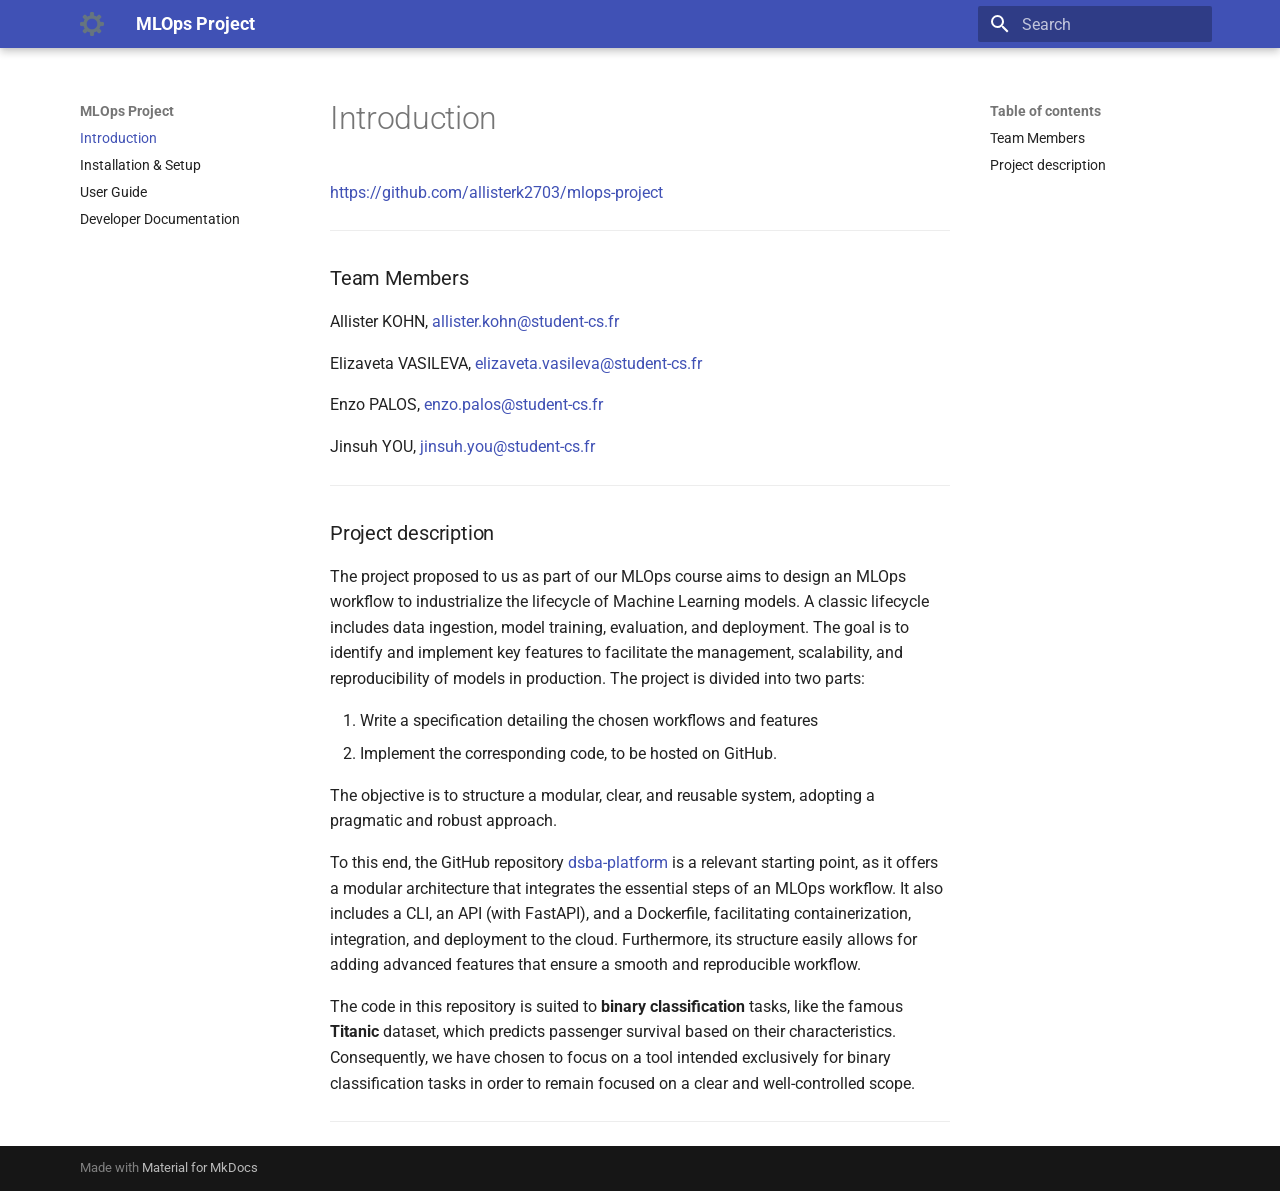
<file: introduction/index.html>
<!doctype html>
<html lang="en" class="no-js">
  <head>
    
      <meta charset="utf-8">
      <meta name="viewport" content="width=device-width,initial-scale=1">
      
      
      
      
      
        <link rel="next" href="../installation_setup/">
      
      
      <link rel="icon" href="../assets/favicon.ico">
      <meta name="generator" content="mkdocs-1.6.1, mkdocs-material-9.5.49">
    
    
      
        <title>Introduction - MLOps Project</title>
      
    
    
      <link rel="stylesheet" href="../assets/stylesheets/main.6f8fc17f.min.css">
      
      


    
    
      
    
    
      
        
        
        <link rel="preconnect" href="https://fonts.gstatic.com" crossorigin>
        <link rel="stylesheet" href="https://fonts.googleapis.com/css?family=Roboto:300,300i,400,400i,700,700i%7CRoboto+Mono:400,400i,700,700i&display=fallback">
        <style>:root{--md-text-font:"Roboto";--md-code-font:"Roboto Mono"}</style>
      
    
    
      <link rel="stylesheet" href="../overrides/main.css">
    
    <script>__md_scope=new URL("..",location),__md_hash=e=>[...e].reduce(((e,_)=>(e<<5)-e+_.charCodeAt(0)),0),__md_get=(e,_=localStorage,t=__md_scope)=>JSON.parse(_.getItem(t.pathname+"."+e)),__md_set=(e,_,t=localStorage,a=__md_scope)=>{try{t.setItem(a.pathname+"."+e,JSON.stringify(_))}catch(e){}}</script>
    
      

    
    
    
  </head>
  
  
    <body dir="ltr">
  
    
    <input class="md-toggle" data-md-toggle="drawer" type="checkbox" id="__drawer" autocomplete="off">
    <input class="md-toggle" data-md-toggle="search" type="checkbox" id="__search" autocomplete="off">
    <label class="md-overlay" for="__drawer"></label>
    <div data-md-component="skip">
      
        
        <a href="#introduction" class="md-skip">
          Skip to content
        </a>
      
    </div>
    <div data-md-component="announce">
      
    </div>
    
    
      

  

<header class="md-header md-header--shadow" data-md-component="header">
  <nav class="md-header__inner md-grid" aria-label="Header">
    <a href=".." title="MLOps Project" class="md-header__button md-logo" aria-label="MLOps Project" data-md-component="logo">
      
  <img src="../assets/logo.png" alt="logo">

    </a>
    <label class="md-header__button md-icon" for="__drawer">
      
      <svg xmlns="http://www.w3.org/2000/svg" viewBox="0 0 24 24"><path d="M3 6h18v2H3zm0 5h18v2H3zm0 5h18v2H3z"/></svg>
    </label>
    <div class="md-header__title" data-md-component="header-title">
      <div class="md-header__ellipsis">
        <div class="md-header__topic">
          <span class="md-ellipsis">
            MLOps Project
          </span>
        </div>
        <div class="md-header__topic" data-md-component="header-topic">
          <span class="md-ellipsis">
            
              Introduction
            
          </span>
        </div>
      </div>
    </div>
    
    
      <script>var palette=__md_get("__palette");if(palette&&palette.color){if("(prefers-color-scheme)"===palette.color.media){var media=matchMedia("(prefers-color-scheme: light)"),input=document.querySelector(media.matches?"[data-md-color-media='(prefers-color-scheme: light)']":"[data-md-color-media='(prefers-color-scheme: dark)']");palette.color.media=input.getAttribute("data-md-color-media"),palette.color.scheme=input.getAttribute("data-md-color-scheme"),palette.color.primary=input.getAttribute("data-md-color-primary"),palette.color.accent=input.getAttribute("data-md-color-accent")}for(var[key,value]of Object.entries(palette.color))document.body.setAttribute("data-md-color-"+key,value)}</script>
    
    
    
      <label class="md-header__button md-icon" for="__search">
        
        <svg xmlns="http://www.w3.org/2000/svg" viewBox="0 0 24 24"><path d="M9.5 3A6.5 6.5 0 0 1 16 9.5c0 1.61-.59 3.09-1.56 4.23l.27.27h.79l5 5-1.5 1.5-5-5v-.79l-.27-.27A6.52 6.52 0 0 1 9.5 16 6.5 6.5 0 0 1 3 9.5 6.5 6.5 0 0 1 9.5 3m0 2C7 5 5 7 5 9.5S7 14 9.5 14 14 12 14 9.5 12 5 9.5 5"/></svg>
      </label>
      <div class="md-search" data-md-component="search" role="dialog">
  <label class="md-search__overlay" for="__search"></label>
  <div class="md-search__inner" role="search">
    <form class="md-search__form" name="search">
      <input type="text" class="md-search__input" name="query" aria-label="Search" placeholder="Search" autocapitalize="off" autocorrect="off" autocomplete="off" spellcheck="false" data-md-component="search-query" required>
      <label class="md-search__icon md-icon" for="__search">
        
        <svg xmlns="http://www.w3.org/2000/svg" viewBox="0 0 24 24"><path d="M9.5 3A6.5 6.5 0 0 1 16 9.5c0 1.61-.59 3.09-1.56 4.23l.27.27h.79l5 5-1.5 1.5-5-5v-.79l-.27-.27A6.52 6.52 0 0 1 9.5 16 6.5 6.5 0 0 1 3 9.5 6.5 6.5 0 0 1 9.5 3m0 2C7 5 5 7 5 9.5S7 14 9.5 14 14 12 14 9.5 12 5 9.5 5"/></svg>
        
        <svg xmlns="http://www.w3.org/2000/svg" viewBox="0 0 24 24"><path d="M20 11v2H8l5.5 5.5-1.42 1.42L4.16 12l7.92-7.92L13.5 5.5 8 11z"/></svg>
      </label>
      <nav class="md-search__options" aria-label="Search">
        
        <button type="reset" class="md-search__icon md-icon" title="Clear" aria-label="Clear" tabindex="-1">
          
          <svg xmlns="http://www.w3.org/2000/svg" viewBox="0 0 24 24"><path d="M19 6.41 17.59 5 12 10.59 6.41 5 5 6.41 10.59 12 5 17.59 6.41 19 12 13.41 17.59 19 19 17.59 13.41 12z"/></svg>
        </button>
      </nav>
      
    </form>
    <div class="md-search__output">
      <div class="md-search__scrollwrap" tabindex="0" data-md-scrollfix>
        <div class="md-search-result" data-md-component="search-result">
          <div class="md-search-result__meta">
            Initializing search
          </div>
          <ol class="md-search-result__list" role="presentation"></ol>
        </div>
      </div>
    </div>
  </div>
</div>
    
    
  </nav>
  
</header>
    
    <div class="md-container" data-md-component="container">
      
      
        
          
        
      
      <main class="md-main" data-md-component="main">
        <div class="md-main__inner md-grid">
          
            
              
              <div class="md-sidebar md-sidebar--primary" data-md-component="sidebar" data-md-type="navigation" >
                <div class="md-sidebar__scrollwrap">
                  <div class="md-sidebar__inner">
                    



<nav class="md-nav md-nav--primary" aria-label="Navigation" data-md-level="0">
  <label class="md-nav__title" for="__drawer">
    <a href=".." title="MLOps Project" class="md-nav__button md-logo" aria-label="MLOps Project" data-md-component="logo">
      
  <img src="../assets/logo.png" alt="logo">

    </a>
    MLOps Project
  </label>
  
  <ul class="md-nav__list" data-md-scrollfix>
    
      
      
  
  
    
  
  
  
    <li class="md-nav__item md-nav__item--active">
      
      <input class="md-nav__toggle md-toggle" type="checkbox" id="__toc">
      
      
        
      
      
        <label class="md-nav__link md-nav__link--active" for="__toc">
          
  
  <span class="md-ellipsis">
    Introduction
  </span>
  

          <span class="md-nav__icon md-icon"></span>
        </label>
      
      <a href="./" class="md-nav__link md-nav__link--active">
        
  
  <span class="md-ellipsis">
    Introduction
  </span>
  

      </a>
      
        

<nav class="md-nav md-nav--secondary" aria-label="Table of contents">
  
  
  
    
  
  
    <label class="md-nav__title" for="__toc">
      <span class="md-nav__icon md-icon"></span>
      Table of contents
    </label>
    <ul class="md-nav__list" data-md-component="toc" data-md-scrollfix>
      
        <li class="md-nav__item">
  <a href="#team-members" class="md-nav__link">
    <span class="md-ellipsis">
      Team Members
    </span>
  </a>
  
</li>
      
        <li class="md-nav__item">
  <a href="#project-description" class="md-nav__link">
    <span class="md-ellipsis">
      Project description
    </span>
  </a>
  
</li>
      
    </ul>
  
</nav>
      
    </li>
  

    
      
      
  
  
  
  
    <li class="md-nav__item">
      <a href="../installation_setup/" class="md-nav__link">
        
  
  <span class="md-ellipsis">
    Installation & Setup
  </span>
  

      </a>
    </li>
  

    
      
      
  
  
  
  
    <li class="md-nav__item">
      <a href="../user_guide/" class="md-nav__link">
        
  
  <span class="md-ellipsis">
    User Guide
  </span>
  

      </a>
    </li>
  

    
      
      
  
  
  
  
    <li class="md-nav__item">
      <a href="../developer_documentation/" class="md-nav__link">
        
  
  <span class="md-ellipsis">
    Developer Documentation
  </span>
  

      </a>
    </li>
  

    
  </ul>
</nav>
                  </div>
                </div>
              </div>
            
            
              
              <div class="md-sidebar md-sidebar--secondary" data-md-component="sidebar" data-md-type="toc" >
                <div class="md-sidebar__scrollwrap">
                  <div class="md-sidebar__inner">
                    

<nav class="md-nav md-nav--secondary" aria-label="Table of contents">
  
  
  
    
  
  
    <label class="md-nav__title" for="__toc">
      <span class="md-nav__icon md-icon"></span>
      Table of contents
    </label>
    <ul class="md-nav__list" data-md-component="toc" data-md-scrollfix>
      
        <li class="md-nav__item">
  <a href="#team-members" class="md-nav__link">
    <span class="md-ellipsis">
      Team Members
    </span>
  </a>
  
</li>
      
        <li class="md-nav__item">
  <a href="#project-description" class="md-nav__link">
    <span class="md-ellipsis">
      Project description
    </span>
  </a>
  
</li>
      
    </ul>
  
</nav>
                  </div>
                </div>
              </div>
            
          
          
            <div class="md-content" data-md-component="content">
              <article class="md-content__inner md-typeset">
                
                  


<h1 id="introduction">Introduction<a class="headerlink" href="#introduction" title="Permanent link">&para;</a></h1>
<p><a href="https://github.com/allisterk2703/mlops-project">https://github.com/allisterk2703/mlops-project</a></p>
<hr />
<h3 id="team-members">Team Members<a class="headerlink" href="#team-members" title="Permanent link">&para;</a></h3>
<p>Allister KOHN,
<a href="mailto:allister.kohn@student-cs.fr">allister.kohn@student-cs.fr</a></p>
<p>Elizaveta VASILEVA,
<a href="mailto:elizaveta.vasileva@student-cs.fr">elizaveta.vasileva@student-cs.fr</a></p>
<p>Enzo PALOS,
<a href="mailto:enzo.palos@student-cs.fr">enzo.palos@student-cs.fr</a></p>
<p>Jinsuh YOU,
<a href="mailto:jinsuh.you@student-cs.fr">jinsuh.you@student-cs.fr</a></p>
<hr />
<h3 id="project-description">Project description<a class="headerlink" href="#project-description" title="Permanent link">&para;</a></h3>
<p>The project proposed to us as part of our MLOps course aims to design an MLOps workflow to industrialize the lifecycle of Machine Learning models. A classic lifecycle includes data ingestion, model training, evaluation, and deployment. The goal is to identify and implement key features to facilitate the management, scalability, and reproducibility of models in production. The project is divided into two parts:</p>
<ol>
<li>Write a specification detailing the chosen workflows and features</li>
<li>Implement the corresponding code, to be hosted on GitHub.</li>
</ol>
<p>The objective is to structure a modular, clear, and reusable system, adopting a pragmatic and robust approach.</p>
<p>To this end, the GitHub repository <a href="https://github.com/JoachimZ/dsba-platform">dsba-platform</a> is a relevant starting point, as it offers a modular architecture that integrates the essential steps of an MLOps workflow. It also includes a CLI, an API (with FastAPI), and a Dockerfile, facilitating containerization, integration, and deployment to the cloud. Furthermore, its structure easily allows for adding advanced features that ensure a smooth and reproducible workflow.</p>
<p>The code in this repository is suited to <strong>binary classification</strong> tasks, like the famous <strong>Titanic</strong> dataset, which predicts passenger survival based on their characteristics. Consequently, we have chosen to focus on a tool intended exclusively for binary classification tasks in order to remain focused on a clear and well-controlled scope.</p>
<hr />












                
              </article>
            </div>
          
          
<script>var target=document.getElementById(location.hash.slice(1));target&&target.name&&(target.checked=target.name.startsWith("__tabbed_"))</script>
        </div>
        
      </main>
      
        <footer class="md-footer">
  
  <div class="md-footer-meta md-typeset">
    <div class="md-footer-meta__inner md-grid">
      <div class="md-copyright">
  
  
    Made with
    <a href="https://squidfunk.github.io/mkdocs-material/" target="_blank" rel="noopener">
      Material for MkDocs
    </a>
  
</div>
      
    </div>
  </div>
</footer>
      
    </div>
    <div class="md-dialog" data-md-component="dialog">
      <div class="md-dialog__inner md-typeset"></div>
    </div>
    
    
    <script id="__config" type="application/json">{"base": "..", "features": ["navigation.tracking"], "search": "../assets/javascripts/workers/search.6ce7567c.min.js", "translations": {"clipboard.copied": "Copied to clipboard", "clipboard.copy": "Copy to clipboard", "search.result.more.one": "1 more on this page", "search.result.more.other": "# more on this page", "search.result.none": "No matching documents", "search.result.one": "1 matching document", "search.result.other": "# matching documents", "search.result.placeholder": "Type to start searching", "search.result.term.missing": "Missing", "select.version": "Select version"}}</script>
    
    
      <script src="../assets/javascripts/bundle.88dd0f4e.min.js"></script>
      
    
  </body>
</html>
</file>
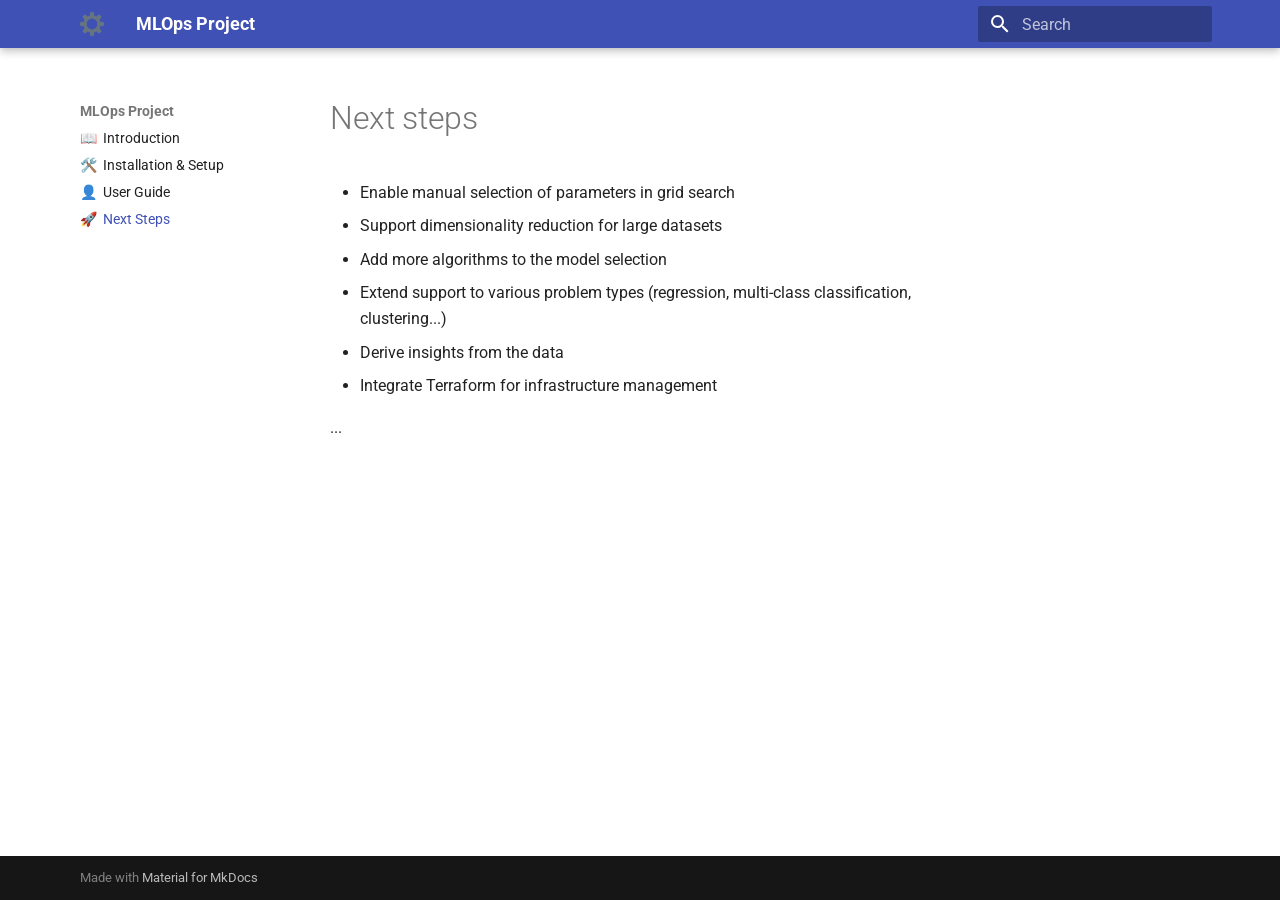
<file: next_steps/index.html>
<!doctype html>
<html lang="en" class="no-js">
  <head>
    
      <meta charset="utf-8">
      <meta name="viewport" content="width=device-width,initial-scale=1">
      
      
      
      
        <link rel="prev" href="../user_guide/">
      
      
      
      <link rel="icon" href="../assets/favicon.ico">
      <meta name="generator" content="mkdocs-1.6.1, mkdocs-material-9.5.49">
    
    
      
        <title>🚀  Next Steps - MLOps Project</title>
      
    
    
      <link rel="stylesheet" href="../assets/stylesheets/main.6f8fc17f.min.css">
      
      


    
    
      
    
    
      
        
        
        <link rel="preconnect" href="https://fonts.gstatic.com" crossorigin>
        <link rel="stylesheet" href="https://fonts.googleapis.com/css?family=Roboto:300,300i,400,400i,700,700i%7CRoboto+Mono:400,400i,700,700i&display=fallback">
        <style>:root{--md-text-font:"Roboto";--md-code-font:"Roboto Mono"}</style>
      
    
    
      <link rel="stylesheet" href="../overrides/main.css">
    
    <script>__md_scope=new URL("..",location),__md_hash=e=>[...e].reduce(((e,_)=>(e<<5)-e+_.charCodeAt(0)),0),__md_get=(e,_=localStorage,t=__md_scope)=>JSON.parse(_.getItem(t.pathname+"."+e)),__md_set=(e,_,t=localStorage,a=__md_scope)=>{try{t.setItem(a.pathname+"."+e,JSON.stringify(_))}catch(e){}}</script>
    
      

    
    
    
  </head>
  
  
    <body dir="ltr">
  
    
    <input class="md-toggle" data-md-toggle="drawer" type="checkbox" id="__drawer" autocomplete="off">
    <input class="md-toggle" data-md-toggle="search" type="checkbox" id="__search" autocomplete="off">
    <label class="md-overlay" for="__drawer"></label>
    <div data-md-component="skip">
      
        
        <a href="#next-steps" class="md-skip">
          Skip to content
        </a>
      
    </div>
    <div data-md-component="announce">
      
    </div>
    
    
      

  

<header class="md-header md-header--shadow" data-md-component="header">
  <nav class="md-header__inner md-grid" aria-label="Header">
    <a href=".." title="MLOps Project" class="md-header__button md-logo" aria-label="MLOps Project" data-md-component="logo">
      
  <img src="../assets/logo.png" alt="logo">

    </a>
    <label class="md-header__button md-icon" for="__drawer">
      
      <svg xmlns="http://www.w3.org/2000/svg" viewBox="0 0 24 24"><path d="M3 6h18v2H3zm0 5h18v2H3zm0 5h18v2H3z"/></svg>
    </label>
    <div class="md-header__title" data-md-component="header-title">
      <div class="md-header__ellipsis">
        <div class="md-header__topic">
          <span class="md-ellipsis">
            MLOps Project
          </span>
        </div>
        <div class="md-header__topic" data-md-component="header-topic">
          <span class="md-ellipsis">
            
              🚀 &nbsp;Next Steps
            
          </span>
        </div>
      </div>
    </div>
    
    
      <script>var palette=__md_get("__palette");if(palette&&palette.color){if("(prefers-color-scheme)"===palette.color.media){var media=matchMedia("(prefers-color-scheme: light)"),input=document.querySelector(media.matches?"[data-md-color-media='(prefers-color-scheme: light)']":"[data-md-color-media='(prefers-color-scheme: dark)']");palette.color.media=input.getAttribute("data-md-color-media"),palette.color.scheme=input.getAttribute("data-md-color-scheme"),palette.color.primary=input.getAttribute("data-md-color-primary"),palette.color.accent=input.getAttribute("data-md-color-accent")}for(var[key,value]of Object.entries(palette.color))document.body.setAttribute("data-md-color-"+key,value)}</script>
    
    
    
      <label class="md-header__button md-icon" for="__search">
        
        <svg xmlns="http://www.w3.org/2000/svg" viewBox="0 0 24 24"><path d="M9.5 3A6.5 6.5 0 0 1 16 9.5c0 1.61-.59 3.09-1.56 4.23l.27.27h.79l5 5-1.5 1.5-5-5v-.79l-.27-.27A6.52 6.52 0 0 1 9.5 16 6.5 6.5 0 0 1 3 9.5 6.5 6.5 0 0 1 9.5 3m0 2C7 5 5 7 5 9.5S7 14 9.5 14 14 12 14 9.5 12 5 9.5 5"/></svg>
      </label>
      <div class="md-search" data-md-component="search" role="dialog">
  <label class="md-search__overlay" for="__search"></label>
  <div class="md-search__inner" role="search">
    <form class="md-search__form" name="search">
      <input type="text" class="md-search__input" name="query" aria-label="Search" placeholder="Search" autocapitalize="off" autocorrect="off" autocomplete="off" spellcheck="false" data-md-component="search-query" required>
      <label class="md-search__icon md-icon" for="__search">
        
        <svg xmlns="http://www.w3.org/2000/svg" viewBox="0 0 24 24"><path d="M9.5 3A6.5 6.5 0 0 1 16 9.5c0 1.61-.59 3.09-1.56 4.23l.27.27h.79l5 5-1.5 1.5-5-5v-.79l-.27-.27A6.52 6.52 0 0 1 9.5 16 6.5 6.5 0 0 1 3 9.5 6.5 6.5 0 0 1 9.5 3m0 2C7 5 5 7 5 9.5S7 14 9.5 14 14 12 14 9.5 12 5 9.5 5"/></svg>
        
        <svg xmlns="http://www.w3.org/2000/svg" viewBox="0 0 24 24"><path d="M20 11v2H8l5.5 5.5-1.42 1.42L4.16 12l7.92-7.92L13.5 5.5 8 11z"/></svg>
      </label>
      <nav class="md-search__options" aria-label="Search">
        
        <button type="reset" class="md-search__icon md-icon" title="Clear" aria-label="Clear" tabindex="-1">
          
          <svg xmlns="http://www.w3.org/2000/svg" viewBox="0 0 24 24"><path d="M19 6.41 17.59 5 12 10.59 6.41 5 5 6.41 10.59 12 5 17.59 6.41 19 12 13.41 17.59 19 19 17.59 13.41 12z"/></svg>
        </button>
      </nav>
      
    </form>
    <div class="md-search__output">
      <div class="md-search__scrollwrap" tabindex="0" data-md-scrollfix>
        <div class="md-search-result" data-md-component="search-result">
          <div class="md-search-result__meta">
            Initializing search
          </div>
          <ol class="md-search-result__list" role="presentation"></ol>
        </div>
      </div>
    </div>
  </div>
</div>
    
    
  </nav>
  
</header>
    
    <div class="md-container" data-md-component="container">
      
      
        
          
        
      
      <main class="md-main" data-md-component="main">
        <div class="md-main__inner md-grid">
          
            
              
              <div class="md-sidebar md-sidebar--primary" data-md-component="sidebar" data-md-type="navigation" >
                <div class="md-sidebar__scrollwrap">
                  <div class="md-sidebar__inner">
                    



<nav class="md-nav md-nav--primary" aria-label="Navigation" data-md-level="0">
  <label class="md-nav__title" for="__drawer">
    <a href=".." title="MLOps Project" class="md-nav__button md-logo" aria-label="MLOps Project" data-md-component="logo">
      
  <img src="../assets/logo.png" alt="logo">

    </a>
    MLOps Project
  </label>
  
  <ul class="md-nav__list" data-md-scrollfix>
    
      
      
  
  
  
  
    <li class="md-nav__item">
      <a href=".." class="md-nav__link">
        
  
  <span class="md-ellipsis">
    📖 &nbsp;Introduction
  </span>
  

      </a>
    </li>
  

    
      
      
  
  
  
  
    <li class="md-nav__item">
      <a href="../installation_setup/" class="md-nav__link">
        
  
  <span class="md-ellipsis">
    🛠️ &nbsp;Installation & Setup
  </span>
  

      </a>
    </li>
  

    
      
      
  
  
  
  
    <li class="md-nav__item">
      <a href="../user_guide/" class="md-nav__link">
        
  
  <span class="md-ellipsis">
    👤 &nbsp;User Guide
  </span>
  

      </a>
    </li>
  

    
      
      
  
  
    
  
  
  
    <li class="md-nav__item md-nav__item--active">
      
      <input class="md-nav__toggle md-toggle" type="checkbox" id="__toc">
      
      
        
      
      
      <a href="./" class="md-nav__link md-nav__link--active">
        
  
  <span class="md-ellipsis">
    🚀 &nbsp;Next Steps
  </span>
  

      </a>
      
    </li>
  

    
  </ul>
</nav>
                  </div>
                </div>
              </div>
            
            
              
              <div class="md-sidebar md-sidebar--secondary" data-md-component="sidebar" data-md-type="toc" >
                <div class="md-sidebar__scrollwrap">
                  <div class="md-sidebar__inner">
                    

<nav class="md-nav md-nav--secondary" aria-label="Table of contents">
  
  
  
    
  
  
</nav>
                  </div>
                </div>
              </div>
            
          
          
            <div class="md-content" data-md-component="content">
              <article class="md-content__inner md-typeset">
                
                  


<h1 id="next-steps">Next steps<a class="headerlink" href="#next-steps" title="Permanent link">&para;</a></h1>
<ul>
<li>Enable manual selection of parameters in grid search</li>
<li>Support dimensionality reduction for large datasets</li>
<li>Add more algorithms to the model selection</li>
<li>Extend support to various problem types (regression, multi-class classification, clustering...)</li>
<li>Derive insights from the data</li>
<li>Integrate Terraform for infrastructure management</li>
</ul>
<p>...</p>












                
              </article>
            </div>
          
          
<script>var target=document.getElementById(location.hash.slice(1));target&&target.name&&(target.checked=target.name.startsWith("__tabbed_"))</script>
        </div>
        
      </main>
      
        <footer class="md-footer">
  
  <div class="md-footer-meta md-typeset">
    <div class="md-footer-meta__inner md-grid">
      <div class="md-copyright">
  
  
    Made with
    <a href="https://squidfunk.github.io/mkdocs-material/" target="_blank" rel="noopener">
      Material for MkDocs
    </a>
  
</div>
      
    </div>
  </div>
</footer>
      
    </div>
    <div class="md-dialog" data-md-component="dialog">
      <div class="md-dialog__inner md-typeset"></div>
    </div>
    
    
    <script id="__config" type="application/json">{"base": "..", "features": ["content.code.copy"], "search": "../assets/javascripts/workers/search.6ce7567c.min.js", "translations": {"clipboard.copied": "Copied to clipboard", "clipboard.copy": "Copy to clipboard", "search.result.more.one": "1 more on this page", "search.result.more.other": "# more on this page", "search.result.none": "No matching documents", "search.result.one": "1 matching document", "search.result.other": "# matching documents", "search.result.placeholder": "Type to start searching", "search.result.term.missing": "Missing", "select.version": "Select version"}}</script>
    
    
      <script src="../assets/javascripts/bundle.88dd0f4e.min.js"></script>
      
    
  </body>
</html>
</file>
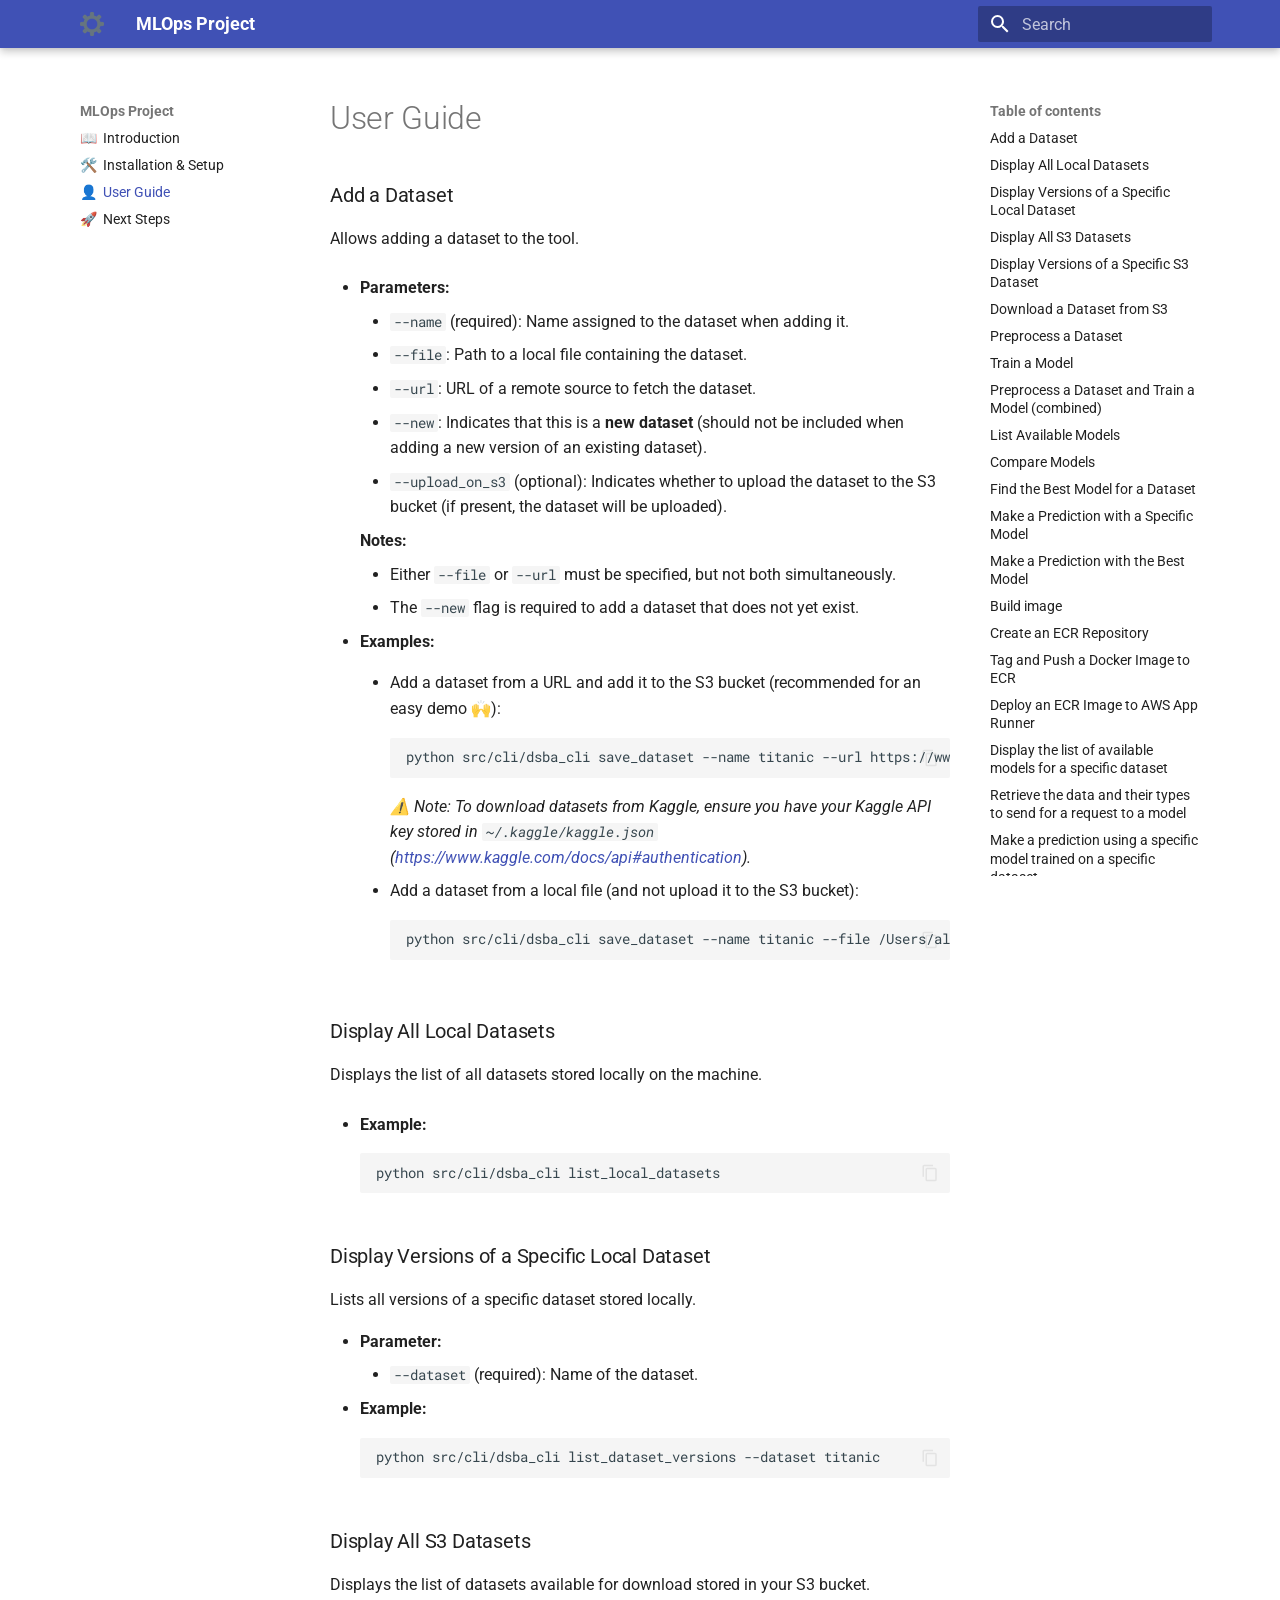
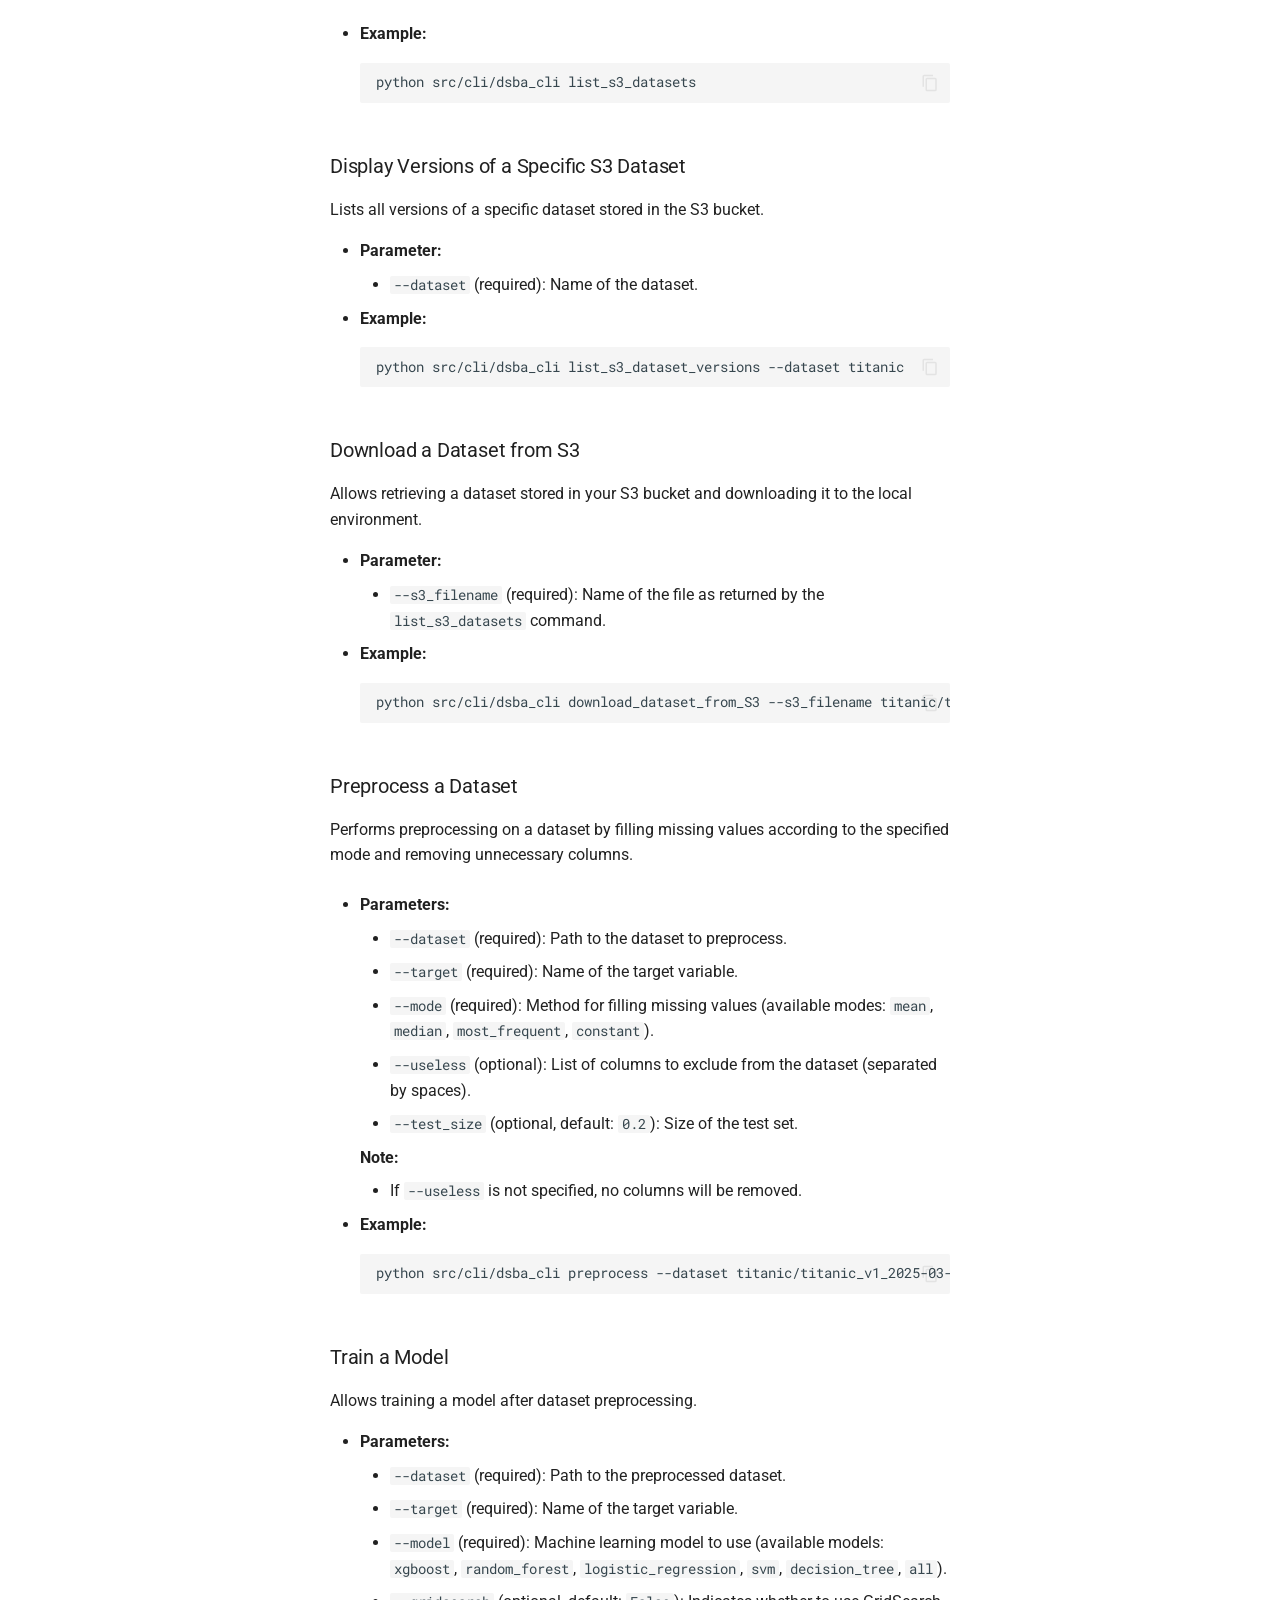
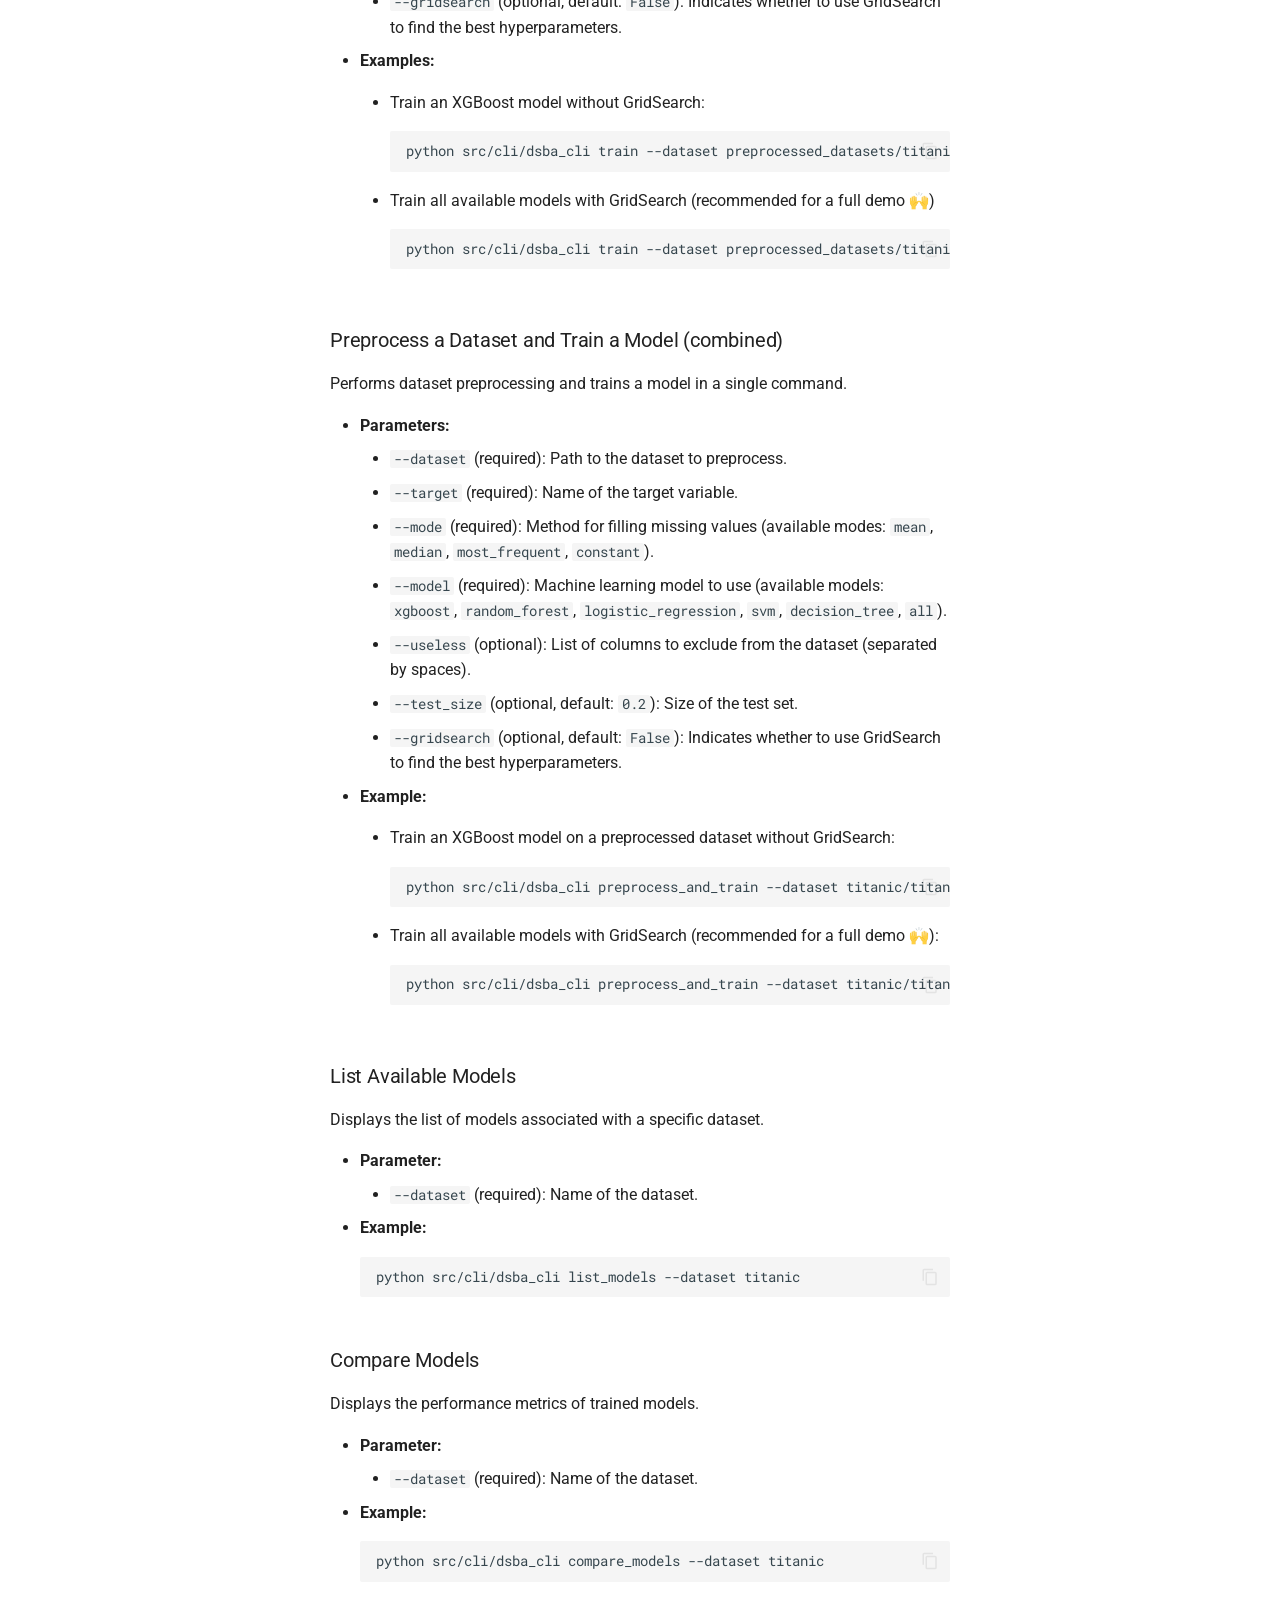
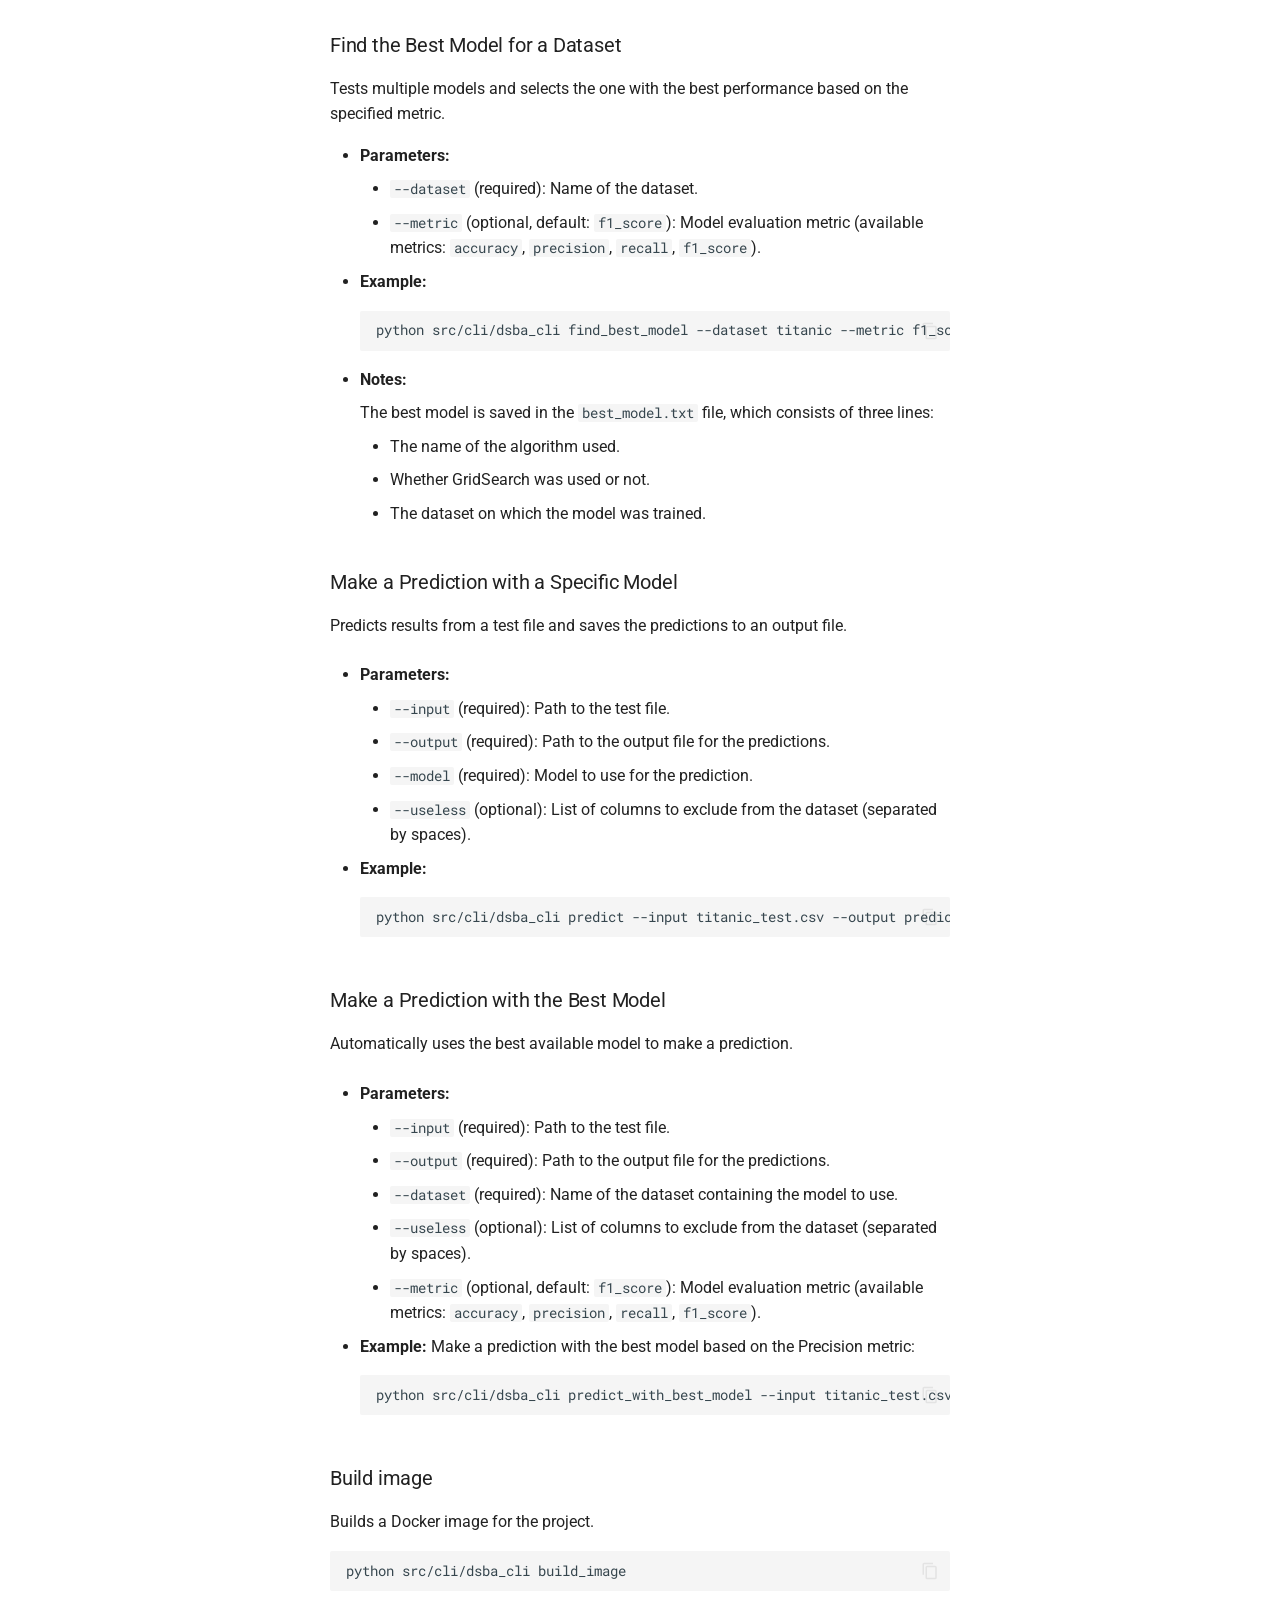
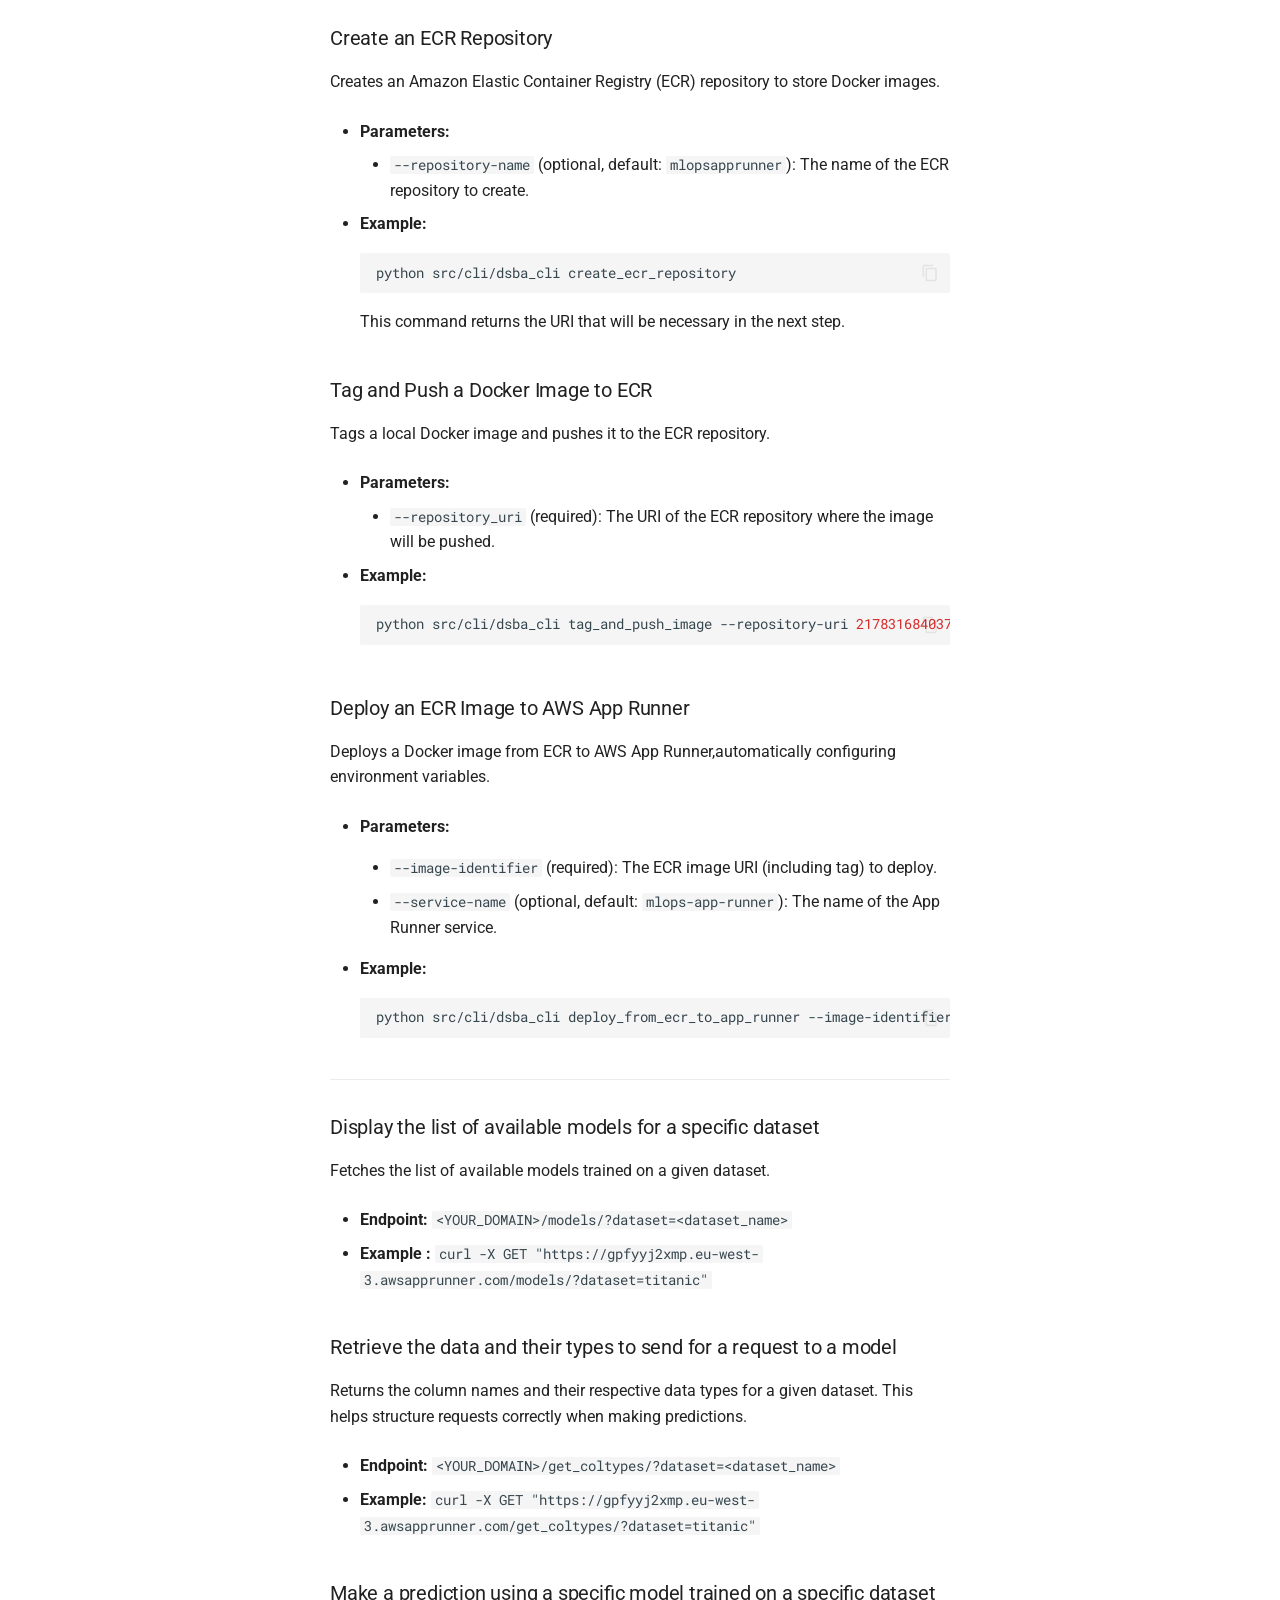
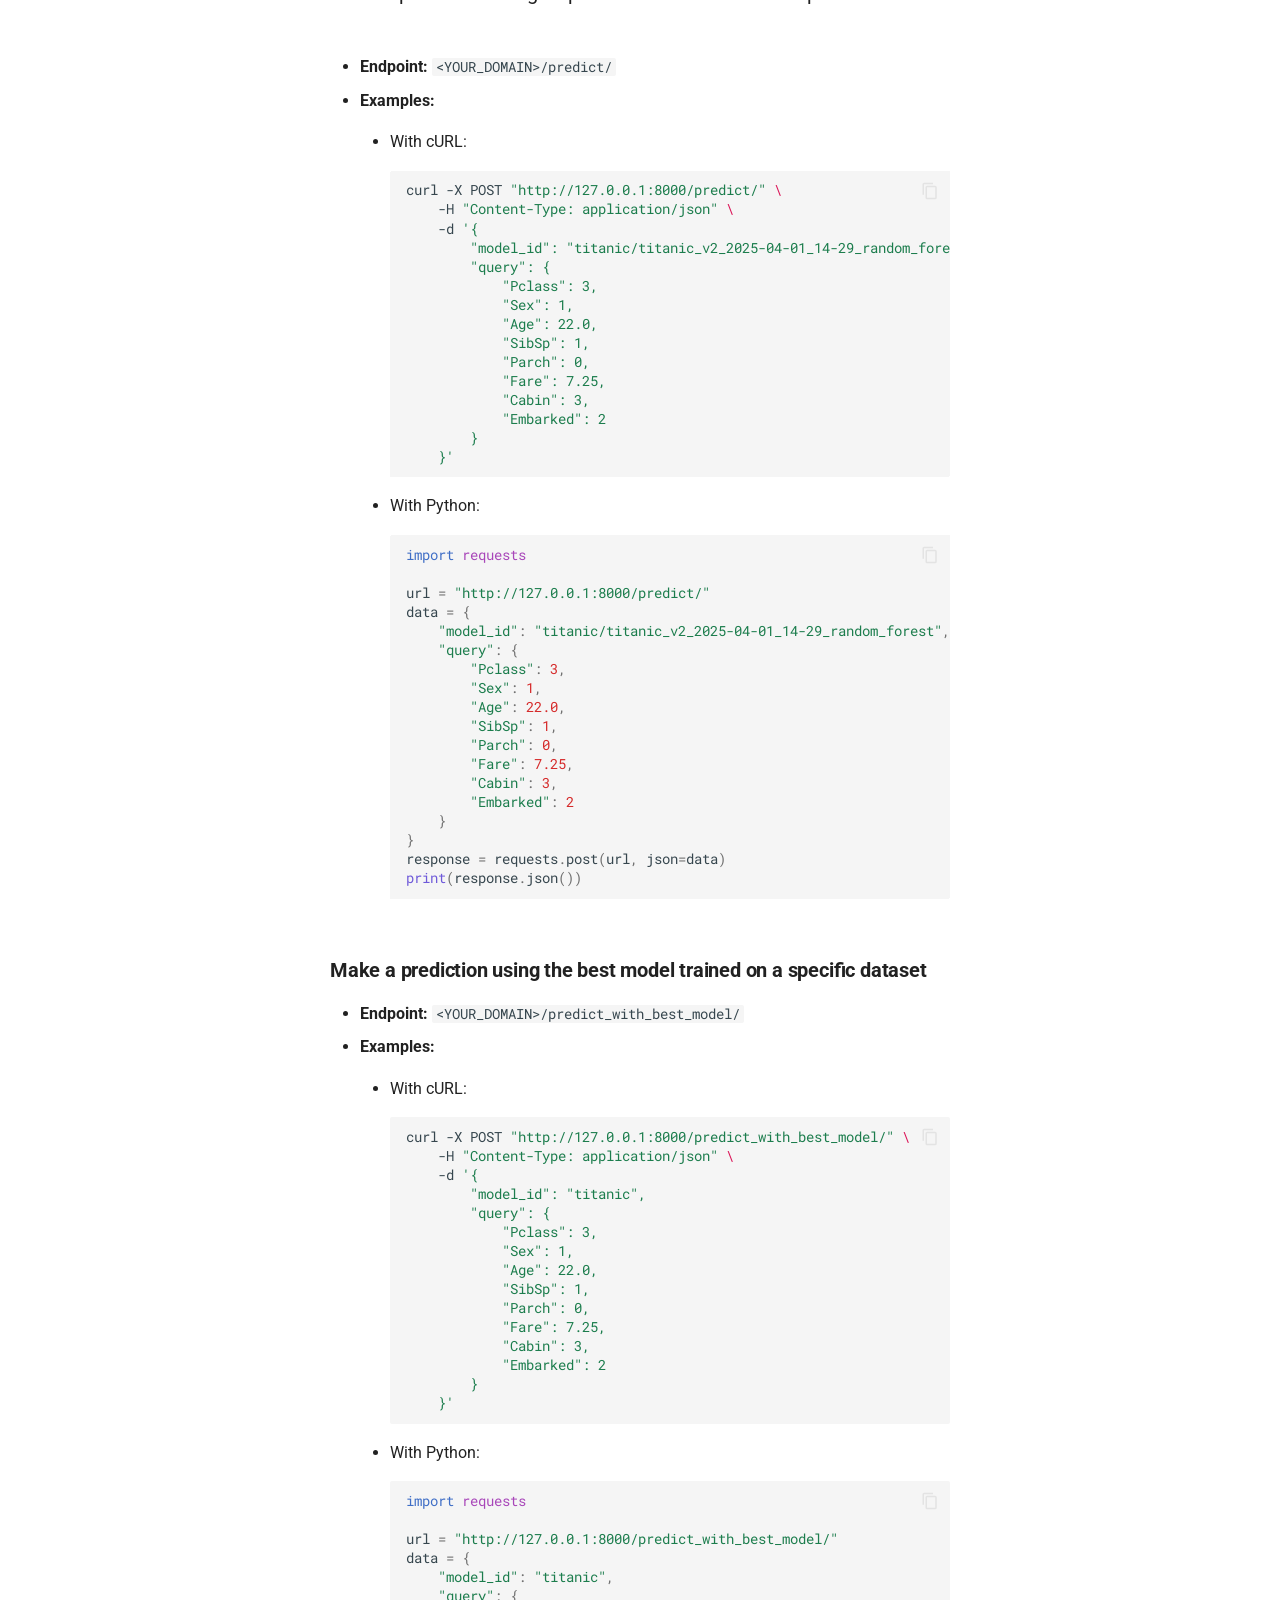
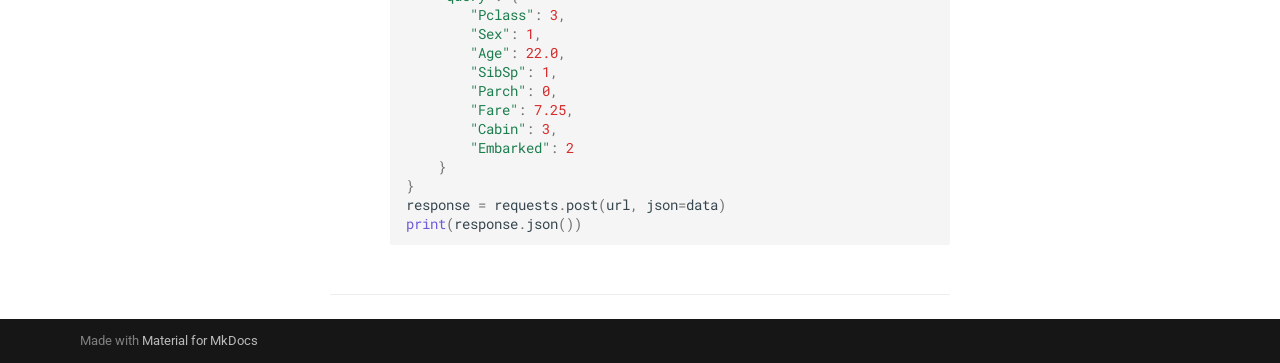
<file: user_guide/index.html>
<!doctype html>
<html lang="en" class="no-js">
  <head>
    
      <meta charset="utf-8">
      <meta name="viewport" content="width=device-width,initial-scale=1">
      
      
      
      
        <link rel="prev" href="../installation_setup/">
      
      
        <link rel="next" href="../next_steps/">
      
      
      <link rel="icon" href="../assets/favicon.ico">
      <meta name="generator" content="mkdocs-1.6.1, mkdocs-material-9.5.49">
    
    
      
        <title>👤  User Guide - MLOps Project</title>
      
    
    
      <link rel="stylesheet" href="../assets/stylesheets/main.6f8fc17f.min.css">
      
      


    
    
      
    
    
      
        
        
        <link rel="preconnect" href="https://fonts.gstatic.com" crossorigin>
        <link rel="stylesheet" href="https://fonts.googleapis.com/css?family=Roboto:300,300i,400,400i,700,700i%7CRoboto+Mono:400,400i,700,700i&display=fallback">
        <style>:root{--md-text-font:"Roboto";--md-code-font:"Roboto Mono"}</style>
      
    
    
      <link rel="stylesheet" href="../overrides/main.css">
    
    <script>__md_scope=new URL("..",location),__md_hash=e=>[...e].reduce(((e,_)=>(e<<5)-e+_.charCodeAt(0)),0),__md_get=(e,_=localStorage,t=__md_scope)=>JSON.parse(_.getItem(t.pathname+"."+e)),__md_set=(e,_,t=localStorage,a=__md_scope)=>{try{t.setItem(a.pathname+"."+e,JSON.stringify(_))}catch(e){}}</script>
    
      

    
    
    
  </head>
  
  
    <body dir="ltr">
  
    
    <input class="md-toggle" data-md-toggle="drawer" type="checkbox" id="__drawer" autocomplete="off">
    <input class="md-toggle" data-md-toggle="search" type="checkbox" id="__search" autocomplete="off">
    <label class="md-overlay" for="__drawer"></label>
    <div data-md-component="skip">
      
        
        <a href="#user-guide" class="md-skip">
          Skip to content
        </a>
      
    </div>
    <div data-md-component="announce">
      
    </div>
    
    
      

  

<header class="md-header md-header--shadow" data-md-component="header">
  <nav class="md-header__inner md-grid" aria-label="Header">
    <a href=".." title="MLOps Project" class="md-header__button md-logo" aria-label="MLOps Project" data-md-component="logo">
      
  <img src="../assets/logo.png" alt="logo">

    </a>
    <label class="md-header__button md-icon" for="__drawer">
      
      <svg xmlns="http://www.w3.org/2000/svg" viewBox="0 0 24 24"><path d="M3 6h18v2H3zm0 5h18v2H3zm0 5h18v2H3z"/></svg>
    </label>
    <div class="md-header__title" data-md-component="header-title">
      <div class="md-header__ellipsis">
        <div class="md-header__topic">
          <span class="md-ellipsis">
            MLOps Project
          </span>
        </div>
        <div class="md-header__topic" data-md-component="header-topic">
          <span class="md-ellipsis">
            
              👤 &nbsp;User Guide
            
          </span>
        </div>
      </div>
    </div>
    
    
      <script>var palette=__md_get("__palette");if(palette&&palette.color){if("(prefers-color-scheme)"===palette.color.media){var media=matchMedia("(prefers-color-scheme: light)"),input=document.querySelector(media.matches?"[data-md-color-media='(prefers-color-scheme: light)']":"[data-md-color-media='(prefers-color-scheme: dark)']");palette.color.media=input.getAttribute("data-md-color-media"),palette.color.scheme=input.getAttribute("data-md-color-scheme"),palette.color.primary=input.getAttribute("data-md-color-primary"),palette.color.accent=input.getAttribute("data-md-color-accent")}for(var[key,value]of Object.entries(palette.color))document.body.setAttribute("data-md-color-"+key,value)}</script>
    
    
    
      <label class="md-header__button md-icon" for="__search">
        
        <svg xmlns="http://www.w3.org/2000/svg" viewBox="0 0 24 24"><path d="M9.5 3A6.5 6.5 0 0 1 16 9.5c0 1.61-.59 3.09-1.56 4.23l.27.27h.79l5 5-1.5 1.5-5-5v-.79l-.27-.27A6.52 6.52 0 0 1 9.5 16 6.5 6.5 0 0 1 3 9.5 6.5 6.5 0 0 1 9.5 3m0 2C7 5 5 7 5 9.5S7 14 9.5 14 14 12 14 9.5 12 5 9.5 5"/></svg>
      </label>
      <div class="md-search" data-md-component="search" role="dialog">
  <label class="md-search__overlay" for="__search"></label>
  <div class="md-search__inner" role="search">
    <form class="md-search__form" name="search">
      <input type="text" class="md-search__input" name="query" aria-label="Search" placeholder="Search" autocapitalize="off" autocorrect="off" autocomplete="off" spellcheck="false" data-md-component="search-query" required>
      <label class="md-search__icon md-icon" for="__search">
        
        <svg xmlns="http://www.w3.org/2000/svg" viewBox="0 0 24 24"><path d="M9.5 3A6.5 6.5 0 0 1 16 9.5c0 1.61-.59 3.09-1.56 4.23l.27.27h.79l5 5-1.5 1.5-5-5v-.79l-.27-.27A6.52 6.52 0 0 1 9.5 16 6.5 6.5 0 0 1 3 9.5 6.5 6.5 0 0 1 9.5 3m0 2C7 5 5 7 5 9.5S7 14 9.5 14 14 12 14 9.5 12 5 9.5 5"/></svg>
        
        <svg xmlns="http://www.w3.org/2000/svg" viewBox="0 0 24 24"><path d="M20 11v2H8l5.5 5.5-1.42 1.42L4.16 12l7.92-7.92L13.5 5.5 8 11z"/></svg>
      </label>
      <nav class="md-search__options" aria-label="Search">
        
        <button type="reset" class="md-search__icon md-icon" title="Clear" aria-label="Clear" tabindex="-1">
          
          <svg xmlns="http://www.w3.org/2000/svg" viewBox="0 0 24 24"><path d="M19 6.41 17.59 5 12 10.59 6.41 5 5 6.41 10.59 12 5 17.59 6.41 19 12 13.41 17.59 19 19 17.59 13.41 12z"/></svg>
        </button>
      </nav>
      
    </form>
    <div class="md-search__output">
      <div class="md-search__scrollwrap" tabindex="0" data-md-scrollfix>
        <div class="md-search-result" data-md-component="search-result">
          <div class="md-search-result__meta">
            Initializing search
          </div>
          <ol class="md-search-result__list" role="presentation"></ol>
        </div>
      </div>
    </div>
  </div>
</div>
    
    
  </nav>
  
</header>
    
    <div class="md-container" data-md-component="container">
      
      
        
          
        
      
      <main class="md-main" data-md-component="main">
        <div class="md-main__inner md-grid">
          
            
              
              <div class="md-sidebar md-sidebar--primary" data-md-component="sidebar" data-md-type="navigation" >
                <div class="md-sidebar__scrollwrap">
                  <div class="md-sidebar__inner">
                    



<nav class="md-nav md-nav--primary" aria-label="Navigation" data-md-level="0">
  <label class="md-nav__title" for="__drawer">
    <a href=".." title="MLOps Project" class="md-nav__button md-logo" aria-label="MLOps Project" data-md-component="logo">
      
  <img src="../assets/logo.png" alt="logo">

    </a>
    MLOps Project
  </label>
  
  <ul class="md-nav__list" data-md-scrollfix>
    
      
      
  
  
  
  
    <li class="md-nav__item">
      <a href=".." class="md-nav__link">
        
  
  <span class="md-ellipsis">
    📖 &nbsp;Introduction
  </span>
  

      </a>
    </li>
  

    
      
      
  
  
  
  
    <li class="md-nav__item">
      <a href="../installation_setup/" class="md-nav__link">
        
  
  <span class="md-ellipsis">
    🛠️ &nbsp;Installation & Setup
  </span>
  

      </a>
    </li>
  

    
      
      
  
  
    
  
  
  
    <li class="md-nav__item md-nav__item--active">
      
      <input class="md-nav__toggle md-toggle" type="checkbox" id="__toc">
      
      
        
      
      
        <label class="md-nav__link md-nav__link--active" for="__toc">
          
  
  <span class="md-ellipsis">
    👤 &nbsp;User Guide
  </span>
  

          <span class="md-nav__icon md-icon"></span>
        </label>
      
      <a href="./" class="md-nav__link md-nav__link--active">
        
  
  <span class="md-ellipsis">
    👤 &nbsp;User Guide
  </span>
  

      </a>
      
        

<nav class="md-nav md-nav--secondary" aria-label="Table of contents">
  
  
  
    
  
  
    <label class="md-nav__title" for="__toc">
      <span class="md-nav__icon md-icon"></span>
      Table of contents
    </label>
    <ul class="md-nav__list" data-md-component="toc" data-md-scrollfix>
      
        <li class="md-nav__item">
  <a href="#add-a-dataset" class="md-nav__link">
    <span class="md-ellipsis">
      Add a Dataset
    </span>
  </a>
  
</li>
      
        <li class="md-nav__item">
  <a href="#display-all-local-datasets" class="md-nav__link">
    <span class="md-ellipsis">
      Display All Local Datasets
    </span>
  </a>
  
</li>
      
        <li class="md-nav__item">
  <a href="#display-versions-of-a-specific-local-dataset" class="md-nav__link">
    <span class="md-ellipsis">
      Display Versions of a Specific Local Dataset
    </span>
  </a>
  
</li>
      
        <li class="md-nav__item">
  <a href="#display-all-s3-datasets" class="md-nav__link">
    <span class="md-ellipsis">
      Display All S3 Datasets
    </span>
  </a>
  
</li>
      
        <li class="md-nav__item">
  <a href="#display-versions-of-a-specific-s3-dataset" class="md-nav__link">
    <span class="md-ellipsis">
      Display Versions of a Specific S3 Dataset
    </span>
  </a>
  
</li>
      
        <li class="md-nav__item">
  <a href="#download-a-dataset-from-s3" class="md-nav__link">
    <span class="md-ellipsis">
      Download a Dataset from S3
    </span>
  </a>
  
</li>
      
        <li class="md-nav__item">
  <a href="#preprocess-a-dataset" class="md-nav__link">
    <span class="md-ellipsis">
      Preprocess a Dataset
    </span>
  </a>
  
</li>
      
        <li class="md-nav__item">
  <a href="#train-a-model" class="md-nav__link">
    <span class="md-ellipsis">
      Train a Model
    </span>
  </a>
  
</li>
      
        <li class="md-nav__item">
  <a href="#preprocess-a-dataset-and-train-a-model-combined" class="md-nav__link">
    <span class="md-ellipsis">
      Preprocess a Dataset and Train a Model (combined)
    </span>
  </a>
  
</li>
      
        <li class="md-nav__item">
  <a href="#list-available-models" class="md-nav__link">
    <span class="md-ellipsis">
      List Available Models
    </span>
  </a>
  
</li>
      
        <li class="md-nav__item">
  <a href="#compare-models" class="md-nav__link">
    <span class="md-ellipsis">
      Compare Models
    </span>
  </a>
  
</li>
      
        <li class="md-nav__item">
  <a href="#find-the-best-model-for-a-dataset" class="md-nav__link">
    <span class="md-ellipsis">
      Find the Best Model for a Dataset
    </span>
  </a>
  
</li>
      
        <li class="md-nav__item">
  <a href="#make-a-prediction-with-a-specific-model" class="md-nav__link">
    <span class="md-ellipsis">
      Make a Prediction with a Specific Model
    </span>
  </a>
  
</li>
      
        <li class="md-nav__item">
  <a href="#make-a-prediction-with-the-best-model" class="md-nav__link">
    <span class="md-ellipsis">
      Make a Prediction with the Best Model
    </span>
  </a>
  
</li>
      
        <li class="md-nav__item">
  <a href="#build-image" class="md-nav__link">
    <span class="md-ellipsis">
      Build image
    </span>
  </a>
  
</li>
      
        <li class="md-nav__item">
  <a href="#create-an-ecr-repository" class="md-nav__link">
    <span class="md-ellipsis">
      Create an ECR Repository
    </span>
  </a>
  
</li>
      
        <li class="md-nav__item">
  <a href="#tag-and-push-a-docker-image-to-ecr" class="md-nav__link">
    <span class="md-ellipsis">
      Tag and Push a Docker Image to ECR
    </span>
  </a>
  
</li>
      
        <li class="md-nav__item">
  <a href="#deploy-an-ecr-image-to-aws-app-runner" class="md-nav__link">
    <span class="md-ellipsis">
      Deploy an ECR Image to AWS App Runner
    </span>
  </a>
  
</li>
      
        <li class="md-nav__item">
  <a href="#display-the-list-of-available-models-for-a-specific-dataset" class="md-nav__link">
    <span class="md-ellipsis">
      Display the list of available models for a specific dataset
    </span>
  </a>
  
</li>
      
        <li class="md-nav__item">
  <a href="#retrieve-the-data-and-their-types-to-send-for-a-request-to-a-model" class="md-nav__link">
    <span class="md-ellipsis">
      Retrieve the data and their types to send for a request to a model
    </span>
  </a>
  
</li>
      
        <li class="md-nav__item">
  <a href="#make-a-prediction-using-a-specific-model-trained-on-a-specific-dataset" class="md-nav__link">
    <span class="md-ellipsis">
      Make a prediction using a specific model trained on a specific dataset
    </span>
  </a>
  
</li>
      
        <li class="md-nav__item">
  <a href="#make-a-prediction-using-the-best-model-trained-on-a-specific-dataset" class="md-nav__link">
    <span class="md-ellipsis">
      Make a prediction using the best model trained on a specific dataset
    </span>
  </a>
  
</li>
      
    </ul>
  
</nav>
      
    </li>
  

    
      
      
  
  
  
  
    <li class="md-nav__item">
      <a href="../next_steps/" class="md-nav__link">
        
  
  <span class="md-ellipsis">
    🚀 &nbsp;Next Steps
  </span>
  

      </a>
    </li>
  

    
  </ul>
</nav>
                  </div>
                </div>
              </div>
            
            
              
              <div class="md-sidebar md-sidebar--secondary" data-md-component="sidebar" data-md-type="toc" >
                <div class="md-sidebar__scrollwrap">
                  <div class="md-sidebar__inner">
                    

<nav class="md-nav md-nav--secondary" aria-label="Table of contents">
  
  
  
    
  
  
    <label class="md-nav__title" for="__toc">
      <span class="md-nav__icon md-icon"></span>
      Table of contents
    </label>
    <ul class="md-nav__list" data-md-component="toc" data-md-scrollfix>
      
        <li class="md-nav__item">
  <a href="#add-a-dataset" class="md-nav__link">
    <span class="md-ellipsis">
      Add a Dataset
    </span>
  </a>
  
</li>
      
        <li class="md-nav__item">
  <a href="#display-all-local-datasets" class="md-nav__link">
    <span class="md-ellipsis">
      Display All Local Datasets
    </span>
  </a>
  
</li>
      
        <li class="md-nav__item">
  <a href="#display-versions-of-a-specific-local-dataset" class="md-nav__link">
    <span class="md-ellipsis">
      Display Versions of a Specific Local Dataset
    </span>
  </a>
  
</li>
      
        <li class="md-nav__item">
  <a href="#display-all-s3-datasets" class="md-nav__link">
    <span class="md-ellipsis">
      Display All S3 Datasets
    </span>
  </a>
  
</li>
      
        <li class="md-nav__item">
  <a href="#display-versions-of-a-specific-s3-dataset" class="md-nav__link">
    <span class="md-ellipsis">
      Display Versions of a Specific S3 Dataset
    </span>
  </a>
  
</li>
      
        <li class="md-nav__item">
  <a href="#download-a-dataset-from-s3" class="md-nav__link">
    <span class="md-ellipsis">
      Download a Dataset from S3
    </span>
  </a>
  
</li>
      
        <li class="md-nav__item">
  <a href="#preprocess-a-dataset" class="md-nav__link">
    <span class="md-ellipsis">
      Preprocess a Dataset
    </span>
  </a>
  
</li>
      
        <li class="md-nav__item">
  <a href="#train-a-model" class="md-nav__link">
    <span class="md-ellipsis">
      Train a Model
    </span>
  </a>
  
</li>
      
        <li class="md-nav__item">
  <a href="#preprocess-a-dataset-and-train-a-model-combined" class="md-nav__link">
    <span class="md-ellipsis">
      Preprocess a Dataset and Train a Model (combined)
    </span>
  </a>
  
</li>
      
        <li class="md-nav__item">
  <a href="#list-available-models" class="md-nav__link">
    <span class="md-ellipsis">
      List Available Models
    </span>
  </a>
  
</li>
      
        <li class="md-nav__item">
  <a href="#compare-models" class="md-nav__link">
    <span class="md-ellipsis">
      Compare Models
    </span>
  </a>
  
</li>
      
        <li class="md-nav__item">
  <a href="#find-the-best-model-for-a-dataset" class="md-nav__link">
    <span class="md-ellipsis">
      Find the Best Model for a Dataset
    </span>
  </a>
  
</li>
      
        <li class="md-nav__item">
  <a href="#make-a-prediction-with-a-specific-model" class="md-nav__link">
    <span class="md-ellipsis">
      Make a Prediction with a Specific Model
    </span>
  </a>
  
</li>
      
        <li class="md-nav__item">
  <a href="#make-a-prediction-with-the-best-model" class="md-nav__link">
    <span class="md-ellipsis">
      Make a Prediction with the Best Model
    </span>
  </a>
  
</li>
      
        <li class="md-nav__item">
  <a href="#build-image" class="md-nav__link">
    <span class="md-ellipsis">
      Build image
    </span>
  </a>
  
</li>
      
        <li class="md-nav__item">
  <a href="#create-an-ecr-repository" class="md-nav__link">
    <span class="md-ellipsis">
      Create an ECR Repository
    </span>
  </a>
  
</li>
      
        <li class="md-nav__item">
  <a href="#tag-and-push-a-docker-image-to-ecr" class="md-nav__link">
    <span class="md-ellipsis">
      Tag and Push a Docker Image to ECR
    </span>
  </a>
  
</li>
      
        <li class="md-nav__item">
  <a href="#deploy-an-ecr-image-to-aws-app-runner" class="md-nav__link">
    <span class="md-ellipsis">
      Deploy an ECR Image to AWS App Runner
    </span>
  </a>
  
</li>
      
        <li class="md-nav__item">
  <a href="#display-the-list-of-available-models-for-a-specific-dataset" class="md-nav__link">
    <span class="md-ellipsis">
      Display the list of available models for a specific dataset
    </span>
  </a>
  
</li>
      
        <li class="md-nav__item">
  <a href="#retrieve-the-data-and-their-types-to-send-for-a-request-to-a-model" class="md-nav__link">
    <span class="md-ellipsis">
      Retrieve the data and their types to send for a request to a model
    </span>
  </a>
  
</li>
      
        <li class="md-nav__item">
  <a href="#make-a-prediction-using-a-specific-model-trained-on-a-specific-dataset" class="md-nav__link">
    <span class="md-ellipsis">
      Make a prediction using a specific model trained on a specific dataset
    </span>
  </a>
  
</li>
      
        <li class="md-nav__item">
  <a href="#make-a-prediction-using-the-best-model-trained-on-a-specific-dataset" class="md-nav__link">
    <span class="md-ellipsis">
      Make a prediction using the best model trained on a specific dataset
    </span>
  </a>
  
</li>
      
    </ul>
  
</nav>
                  </div>
                </div>
              </div>
            
          
          
            <div class="md-content" data-md-component="content">
              <article class="md-content__inner md-typeset">
                
                  


<h1 id="user-guide">User Guide<a class="headerlink" href="#user-guide" title="Permanent link">&para;</a></h1>
<h3 id="add-a-dataset">Add a Dataset<a class="headerlink" href="#add-a-dataset" title="Permanent link">&para;</a></h3>
<p>Allows adding a dataset to the tool.</p>
<ul>
<li>
<p><strong>Parameters:</strong></p>
<ul>
<li><code>--name</code> (required): Name assigned to the dataset when adding it.</li>
<li><code>--file</code>: Path to a local file containing the dataset.</li>
<li><code>--url</code>: URL of a remote source to fetch the dataset.</li>
<li><code>--new</code>: Indicates that this is a <strong>new dataset</strong> (should not be included when adding a new version of an existing dataset).</li>
<li><code>--upload_on_s3</code> (optional): Indicates whether to upload the dataset to the S3 bucket (if present, the dataset will be uploaded).</li>
</ul>
<p><strong>Notes:</strong></p>
<ul>
<li>Either <code>--file</code> or <code>--url</code> must be specified, but not both simultaneously.</li>
<li>The <code>--new</code> flag is required to add a dataset that does not yet exist.</li>
</ul>
</li>
<li>
<p><strong>Examples:</strong></p>
<ul>
<li>
<p>Add a dataset from a URL and add it to the S3 bucket (recommended for an easy demo 🙌):</p>
<div class="highlight"><pre><span></span><code>python<span class="w"> </span>src/cli/dsba_cli<span class="w"> </span>save_dataset<span class="w"> </span>--name<span class="w"> </span>titanic<span class="w"> </span>--url<span class="w"> </span>https://www.kaggle.com/api/v1/datasets/download/yasserh/titanic-dataset<span class="w"> </span>--upload_on_s3
</code></pre></div>
<p><em>⚠️ Note: To download datasets from Kaggle, ensure you have your Kaggle API key stored in <code>~/.kaggle/kaggle.json</code> (<a href="https://www.kaggle.com/docs/api#authentication">https://www.kaggle.com/docs/api#authentication</a>).</em></p>
</li>
<li>
<p>Add a dataset from a local file (and not upload it to the S3 bucket):</p>
<div class="highlight"><pre><span></span><code>python<span class="w"> </span>src/cli/dsba_cli<span class="w"> </span>save_dataset<span class="w"> </span>--name<span class="w"> </span>titanic<span class="w"> </span>--file<span class="w"> </span>/Users/allisterkohn/Desktop/titanic.csv
</code></pre></div>
</li>
</ul>
</li>
</ul>
<h3 id="display-all-local-datasets">Display All Local Datasets<a class="headerlink" href="#display-all-local-datasets" title="Permanent link">&para;</a></h3>
<p>Displays the list of all datasets stored locally on the machine.</p>
<ul>
<li>
<p><strong>Example:</strong></p>
<div class="highlight"><pre><span></span><code>python<span class="w"> </span>src/cli/dsba_cli<span class="w"> </span>list_local_datasets
</code></pre></div>
</li>
</ul>
<h3 id="display-versions-of-a-specific-local-dataset">Display Versions of a Specific Local Dataset<a class="headerlink" href="#display-versions-of-a-specific-local-dataset" title="Permanent link">&para;</a></h3>
<p>Lists all versions of a specific dataset stored locally.</p>
<ul>
<li><strong>Parameter:</strong><ul>
<li><code>--dataset</code> (required): Name of the dataset.</li>
</ul>
</li>
<li>
<p><strong>Example:</strong></p>
<div class="highlight"><pre><span></span><code>python<span class="w"> </span>src/cli/dsba_cli<span class="w"> </span>list_dataset_versions<span class="w"> </span>--dataset<span class="w"> </span>titanic
</code></pre></div>
</li>
</ul>
<h3 id="display-all-s3-datasets">Display All S3 Datasets<a class="headerlink" href="#display-all-s3-datasets" title="Permanent link">&para;</a></h3>
<p>Displays the list of datasets available for download stored in your S3 bucket.</p>
<ul>
<li>
<p><strong>Example:</strong></p>
<div class="highlight"><pre><span></span><code>python<span class="w"> </span>src/cli/dsba_cli<span class="w"> </span>list_s3_datasets
</code></pre></div>
</li>
</ul>
<h3 id="display-versions-of-a-specific-s3-dataset">Display Versions of a Specific S3 Dataset<a class="headerlink" href="#display-versions-of-a-specific-s3-dataset" title="Permanent link">&para;</a></h3>
<p>Lists all versions of a specific dataset stored in the S3 bucket.</p>
<ul>
<li><strong>Parameter:</strong><ul>
<li><code>--dataset</code> (required): Name of the dataset.</li>
</ul>
</li>
<li>
<p><strong>Example:</strong></p>
<div class="highlight"><pre><span></span><code>python<span class="w"> </span>src/cli/dsba_cli<span class="w"> </span>list_s3_dataset_versions<span class="w"> </span>--dataset<span class="w"> </span>titanic
</code></pre></div>
</li>
</ul>
<h3 id="download-a-dataset-from-s3">Download a Dataset from S3<a class="headerlink" href="#download-a-dataset-from-s3" title="Permanent link">&para;</a></h3>
<p>Allows retrieving a dataset stored in your S3 bucket and downloading it to the local environment.</p>
<ul>
<li><strong>Parameter:</strong><ul>
<li><code>--s3_filename</code> (required): Name of the file as returned by the <code>list_s3_datasets</code> command.</li>
</ul>
</li>
<li>
<p><strong>Example:</strong></p>
<div class="highlight"><pre><span></span><code>python<span class="w"> </span>src/cli/dsba_cli<span class="w"> </span>download_dataset_from_S3<span class="w"> </span>--s3_filename<span class="w"> </span>titanic/titanic_v1_2025-03-06_22-29.csv
</code></pre></div>
</li>
</ul>
<h3 id="preprocess-a-dataset">Preprocess a Dataset<a class="headerlink" href="#preprocess-a-dataset" title="Permanent link">&para;</a></h3>
<p>Performs preprocessing on a dataset by filling missing values according to the specified mode and removing unnecessary columns.</p>
<ul>
<li>
<p><strong>Parameters:</strong></p>
<ul>
<li><code>--dataset</code> (required): Path to the dataset to preprocess.</li>
<li><code>--target</code> (required): Name of the target variable.</li>
<li><code>--mode</code> (required): Method for filling missing values (available modes: <code>mean</code>, <code>median</code>, <code>most_frequent</code>, <code>constant</code>).</li>
<li><code>--useless</code> (optional): List of columns to exclude from the dataset (separated by spaces).</li>
<li><code>--test_size</code> (optional, default: <code>0.2</code>): Size of the test set.</li>
</ul>
<p><strong>Note:</strong></p>
<ul>
<li>If <code>--useless</code> is not specified, no columns will be removed.</li>
</ul>
</li>
<li>
<p><strong>Example:</strong></p>
<div class="highlight"><pre><span></span><code>python<span class="w"> </span>src/cli/dsba_cli<span class="w"> </span>preprocess<span class="w"> </span>--dataset<span class="w"> </span>titanic/titanic_v1_2025-03-01_14-29.csv<span class="w"> </span>--target<span class="w"> </span>Survived<span class="w"> </span>--mode<span class="w"> </span>mean<span class="w"> </span>--useless<span class="w"> </span>PassengerId<span class="w"> </span>Name<span class="w"> </span>Ticket
</code></pre></div>
</li>
</ul>
<h3 id="train-a-model">Train a Model<a class="headerlink" href="#train-a-model" title="Permanent link">&para;</a></h3>
<p>Allows training a model after dataset preprocessing.</p>
<ul>
<li><strong>Parameters:</strong><ul>
<li><code>--dataset</code> (required): Path to the preprocessed dataset.</li>
<li><code>--target</code> (required): Name of the target variable.</li>
<li><code>--model</code> (required): Machine learning model to use (available models: <code>xgboost</code>, <code>random_forest</code>, <code>logistic_regression</code>, <code>svm</code>, <code>decision_tree</code>, <code>all</code>).</li>
<li><code>--gridsearch</code> (optional, default: <code>False</code>): Indicates whether to use GridSearch to find the best hyperparameters.</li>
</ul>
</li>
<li>
<p><strong>Examples:</strong></p>
<ul>
<li>
<p>Train an XGBoost model without GridSearch:</p>
<div class="highlight"><pre><span></span><code>python<span class="w"> </span>src/cli/dsba_cli<span class="w"> </span>train<span class="w"> </span>--dataset<span class="w"> </span>preprocessed_datasets/titanic/titanic_v1_2025-03-01_14-29<span class="w"> </span>--target<span class="w"> </span>Survived<span class="w"> </span>--model<span class="w"> </span>xgboost
</code></pre></div>
</li>
<li>
<p>Train all available models with GridSearch (recommended for a full demo 🙌)</p>
<div class="highlight"><pre><span></span><code>python<span class="w"> </span>src/cli/dsba_cli<span class="w"> </span>train<span class="w"> </span>--dataset<span class="w"> </span>preprocessed_datasets/titanic/titanic_v1_2025-03-01_14-29<span class="w"> </span>--target<span class="w"> </span>Survived<span class="w"> </span>--model<span class="w"> </span>all<span class="w"> </span>--gridsearch
</code></pre></div>
</li>
</ul>
</li>
</ul>
<h3 id="preprocess-a-dataset-and-train-a-model-combined">Preprocess a Dataset and Train a Model (combined)<a class="headerlink" href="#preprocess-a-dataset-and-train-a-model-combined" title="Permanent link">&para;</a></h3>
<p>Performs dataset preprocessing and trains a model in a single command.</p>
<ul>
<li><strong>Parameters:</strong><ul>
<li><code>--dataset</code> (required): Path to the dataset to preprocess.</li>
<li><code>--target</code> (required): Name of the target variable.</li>
<li><code>--mode</code> (required): Method for filling missing values (available modes: <code>mean</code>, <code>median</code>, <code>most_frequent</code>, <code>constant</code>).</li>
<li><code>--model</code> (required): Machine learning model to use (available models: <code>xgboost</code>, <code>random_forest</code>, <code>logistic_regression</code>, <code>svm</code>, <code>decision_tree</code>, <code>all</code>).</li>
<li><code>--useless</code> (optional): List of columns to exclude from the dataset (separated by spaces).</li>
<li><code>--test_size</code> (optional, default: <code>0.2</code>): Size of the test set.</li>
<li><code>--gridsearch</code> (optional, default: <code>False</code>): Indicates whether to use GridSearch to find the best hyperparameters.</li>
</ul>
</li>
<li>
<p><strong>Example:</strong></p>
<ul>
<li>
<p>Train an XGBoost model on a preprocessed dataset without GridSearch:</p>
<div class="highlight"><pre><span></span><code>python<span class="w"> </span>src/cli/dsba_cli<span class="w"> </span>preprocess_and_train<span class="w"> </span>--dataset<span class="w"> </span>titanic/titanic_v1_2025-03-01_14-29.csv<span class="w"> </span>--target<span class="w"> </span>Survived<span class="w"> </span>--mode<span class="w"> </span>mean<span class="w"> </span>--model<span class="w"> </span>xgboost<span class="w"> </span>--useless<span class="w"> </span>PassengerId<span class="w"> </span>Name<span class="w"> </span>Ticket
</code></pre></div>
</li>
<li>
<p>Train all available models with GridSearch (recommended for a full demo 🙌):</p>
<div class="highlight"><pre><span></span><code>python<span class="w"> </span>src/cli/dsba_cli<span class="w"> </span>preprocess_and_train<span class="w"> </span>--dataset<span class="w"> </span>titanic/titanic_v1_2025-03-01_14-29.csv<span class="w"> </span>--target<span class="w"> </span>Survived<span class="w"> </span>--mode<span class="w"> </span>mean<span class="w"> </span>--model<span class="w"> </span>all<span class="w"> </span>--useless<span class="w"> </span>PassengerId<span class="w"> </span>Name<span class="w"> </span>Ticket<span class="w"> </span>--gridsearch
</code></pre></div>
</li>
</ul>
</li>
</ul>
<h3 id="list-available-models">List Available Models<a class="headerlink" href="#list-available-models" title="Permanent link">&para;</a></h3>
<p>Displays the list of models associated with a specific dataset.</p>
<ul>
<li><strong>Parameter:</strong><ul>
<li><code>--dataset</code> (required): Name of the dataset.</li>
</ul>
</li>
<li>
<p><strong>Example:</strong></p>
<div class="highlight"><pre><span></span><code>python<span class="w"> </span>src/cli/dsba_cli<span class="w"> </span>list_models<span class="w"> </span>--dataset<span class="w"> </span>titanic
</code></pre></div>
</li>
</ul>
<h3 id="compare-models">Compare Models<a class="headerlink" href="#compare-models" title="Permanent link">&para;</a></h3>
<p>Displays the performance metrics of trained models.</p>
<ul>
<li><strong>Parameter:</strong><ul>
<li><code>--dataset</code> (required): Name of the dataset.</li>
</ul>
</li>
<li>
<p><strong>Example:</strong></p>
<div class="highlight"><pre><span></span><code>python<span class="w"> </span>src/cli/dsba_cli<span class="w"> </span>compare_models<span class="w"> </span>--dataset<span class="w"> </span>titanic
</code></pre></div>
</li>
</ul>
<h3 id="find-the-best-model-for-a-dataset">Find the Best Model for a Dataset<a class="headerlink" href="#find-the-best-model-for-a-dataset" title="Permanent link">&para;</a></h3>
<p>Tests multiple models and selects the one with the best performance based on the specified metric.</p>
<ul>
<li><strong>Parameters:</strong><ul>
<li><code>--dataset</code> (required): Name of the dataset.</li>
<li><code>--metric</code> (optional, default: <code>f1_score</code>): Model evaluation metric (available metrics: <code>accuracy</code>, <code>precision</code>, <code>recall</code>, <code>f1_score</code>).</li>
</ul>
</li>
<li>
<p><strong>Example:</strong></p>
<div class="highlight"><pre><span></span><code>python<span class="w"> </span>src/cli/dsba_cli<span class="w"> </span>find_best_model<span class="w"> </span>--dataset<span class="w"> </span>titanic<span class="w"> </span>--metric<span class="w"> </span>f1_score
</code></pre></div>
</li>
<li>
<p><strong>Notes:</strong></p>
<p>The best model is saved in the <code>best_model.txt</code> file, which consists of three lines:</p>
<ul>
<li>The name of the algorithm used.</li>
<li>Whether GridSearch was used or not.</li>
<li>The dataset on which the model was trained.</li>
</ul>
</li>
</ul>
<h3 id="make-a-prediction-with-a-specific-model">Make a Prediction with a Specific Model<a class="headerlink" href="#make-a-prediction-with-a-specific-model" title="Permanent link">&para;</a></h3>
<p>Predicts results from a test file and saves the predictions to an output file.</p>
<ul>
<li>
<p><strong>Parameters:</strong></p>
<ul>
<li><code>--input</code> (required): Path to the test file.</li>
<li><code>--output</code> (required): Path to the output file for the predictions.</li>
<li><code>--model</code> (required): Model to use for the prediction.</li>
<li><code>--useless</code> (optional): List of columns to exclude from the dataset (separated by spaces).</li>
</ul>
</li>
<li>
<p><strong>Example:</strong></p>
<div class="highlight"><pre><span></span><code>python<span class="w"> </span>src/cli/dsba_cli<span class="w"> </span>predict<span class="w"> </span>--input<span class="w"> </span>titanic_test.csv<span class="w"> </span>--output<span class="w"> </span>predictions.csv<span class="w"> </span>--model<span class="w"> </span>titanic/titanic_v1_2025-03-01_14-29_random_forest
</code></pre></div>
</li>
</ul>
<h3 id="make-a-prediction-with-the-best-model">Make a Prediction with the Best Model<a class="headerlink" href="#make-a-prediction-with-the-best-model" title="Permanent link">&para;</a></h3>
<p>Automatically uses the best available model to make a prediction.</p>
<ul>
<li>
<p><strong>Parameters:</strong></p>
<ul>
<li><code>--input</code> (required): Path to the test file.</li>
<li><code>--output</code> (required): Path to the output file for the predictions.</li>
<li><code>--dataset</code> (required): Name of the dataset containing the model to use.</li>
<li><code>--useless</code> (optional): List of columns to exclude from the dataset (separated by spaces).</li>
<li><code>--metric</code> (optional, default: <code>f1_score</code>): Model evaluation metric (available metrics: <code>accuracy</code>, <code>precision</code>, <code>recall</code>, <code>f1_score</code>).</li>
</ul>
</li>
<li>
<p><strong>Example:</strong> Make a prediction with the best model based on the Precision metric:</p>
<div class="highlight"><pre><span></span><code>python<span class="w"> </span>src/cli/dsba_cli<span class="w"> </span>predict_with_best_model<span class="w"> </span>--input<span class="w"> </span>titanic_test.csv<span class="w"> </span>--output<span class="w"> </span>predictions.csv<span class="w"> </span>--dataset<span class="w"> </span>titanic<span class="w"> </span>--metric<span class="w"> </span>precision
</code></pre></div>
</li>
</ul>
<h3 id="build-image">Build image<a class="headerlink" href="#build-image" title="Permanent link">&para;</a></h3>
<p>Builds a Docker image for the project.</p>
<div class="highlight"><pre><span></span><code>python<span class="w"> </span>src/cli/dsba_cli<span class="w"> </span>build_image
</code></pre></div>
<h3 id="create-an-ecr-repository">Create an ECR Repository<a class="headerlink" href="#create-an-ecr-repository" title="Permanent link">&para;</a></h3>
<p>Creates an Amazon Elastic Container Registry (ECR) repository to store Docker images.</p>
<ul>
<li>
<p><strong>Parameters:</strong></p>
<ul>
<li><code>--repository-name</code> (optional, default: <code>mlopsapprunner</code>): The name of the ECR repository to create.</li>
</ul>
</li>
<li>
<p><strong>Example:</strong></p>
<p><div class="highlight"><pre><span></span><code>python<span class="w"> </span>src/cli/dsba_cli<span class="w"> </span>create_ecr_repository
</code></pre></div>
This command returns the URI that will be necessary in the next step.</p>
</li>
</ul>
<h3 id="tag-and-push-a-docker-image-to-ecr">Tag and Push a Docker Image to ECR<a class="headerlink" href="#tag-and-push-a-docker-image-to-ecr" title="Permanent link">&para;</a></h3>
<p>Tags a local Docker image and pushes it to the ECR repository.</p>
<ul>
<li>
<p><strong>Parameters:</strong></p>
<ul>
<li><code>--repository_uri</code> (required): The URI of the ECR repository where the image will be pushed.</li>
</ul>
</li>
<li>
<p><strong>Example:</strong></p>
<div class="highlight"><pre><span></span><code>python<span class="w"> </span>src/cli/dsba_cli<span class="w"> </span>tag_and_push_image<span class="w"> </span>--repository-uri<span class="w"> </span><span class="m">217831684037</span>.dkr.ecr.eu-west-3.amazonaws.com/mlopsapprunner
</code></pre></div>
</li>
</ul>
<h3 id="deploy-an-ecr-image-to-aws-app-runner">Deploy an ECR Image to AWS App Runner<a class="headerlink" href="#deploy-an-ecr-image-to-aws-app-runner" title="Permanent link">&para;</a></h3>
<p>Deploys a Docker image from ECR to AWS App Runner,automatically configuring environment variables.</p>
<ul>
<li>
<p><strong>Parameters:</strong></p>
<ul>
<li>
<p><code>--image-identifier</code> (required): The ECR image URI (including tag) to deploy.</p>
</li>
<li>
<p><code>--service-name</code> (optional, default: <code>mlops-app-runner</code>): The name of the App Runner service.</p>
</li>
</ul>
</li>
<li>
<p><strong>Example:</strong></p>
<div class="highlight"><pre><span></span><code>python<span class="w"> </span>src/cli/dsba_cli<span class="w"> </span>deploy_from_ecr_to_app_runner<span class="w"> </span>--image-identifier<span class="w"> </span>&lt;YOUR_REPOSITORY_URI&gt;:latest<span class="w"> </span>--service-name<span class="w"> </span>my-app-service
</code></pre></div>
</li>
</ul>
<hr />
<h3 id="display-the-list-of-available-models-for-a-specific-dataset">Display the list of available models for a specific dataset<a class="headerlink" href="#display-the-list-of-available-models-for-a-specific-dataset" title="Permanent link">&para;</a></h3>
<p>Fetches the list of available models trained on a given dataset.</p>
<ul>
<li>
<p><strong>Endpoint:</strong> <code>&lt;YOUR_DOMAIN&gt;/models/?dataset=&lt;dataset_name&gt;</code></p>
</li>
<li>
<p><strong>Example :</strong> <code>curl -X GET "https://gpfyyj2xmp.eu-west-3.awsapprunner.com/models/?dataset=titanic"</code></p>
</li>
</ul>
<h3 id="retrieve-the-data-and-their-types-to-send-for-a-request-to-a-model">Retrieve the data and their types to send for a request to a model<a class="headerlink" href="#retrieve-the-data-and-their-types-to-send-for-a-request-to-a-model" title="Permanent link">&para;</a></h3>
<p>Returns the column names and their respective data types for a given dataset. This helps structure requests correctly when making predictions.</p>
<ul>
<li>
<p><strong>Endpoint:</strong> <code>&lt;YOUR_DOMAIN&gt;/get_coltypes/?dataset=&lt;dataset_name&gt;</code></p>
</li>
<li>
<p><strong>Example:</strong> <code>curl -X GET "https://gpfyyj2xmp.eu-west-3.awsapprunner.com/get_coltypes/?dataset=titanic"</code></p>
</li>
</ul>
<h3 id="make-a-prediction-using-a-specific-model-trained-on-a-specific-dataset">Make a prediction using a specific model trained on a specific dataset<a class="headerlink" href="#make-a-prediction-using-a-specific-model-trained-on-a-specific-dataset" title="Permanent link">&para;</a></h3>
<ul>
<li><strong>Endpoint:</strong> <code>&lt;YOUR_DOMAIN&gt;/predict/</code></li>
<li>
<p><strong>Examples:</strong></p>
<ul>
<li>
<p>With cURL:</p>
<div class="highlight"><pre><span></span><code>curl<span class="w"> </span>-X<span class="w"> </span>POST<span class="w"> </span><span class="s2">&quot;http://127.0.0.1:8000/predict/&quot;</span><span class="w"> </span><span class="se">\</span>
<span class="w">    </span>-H<span class="w"> </span><span class="s2">&quot;Content-Type: application/json&quot;</span><span class="w"> </span><span class="se">\</span>
<span class="w">    </span>-d<span class="w"> </span><span class="s1">&#39;{</span>
<span class="s1">        &quot;model_id&quot;: &quot;titanic/titanic_v2_2025-04-01_14-29_random_forest&quot;,</span>
<span class="s1">        &quot;query&quot;: {</span>
<span class="s1">            &quot;Pclass&quot;: 3,</span>
<span class="s1">            &quot;Sex&quot;: 1,</span>
<span class="s1">            &quot;Age&quot;: 22.0,</span>
<span class="s1">            &quot;SibSp&quot;: 1,</span>
<span class="s1">            &quot;Parch&quot;: 0,</span>
<span class="s1">            &quot;Fare&quot;: 7.25,</span>
<span class="s1">            &quot;Cabin&quot;: 3,</span>
<span class="s1">            &quot;Embarked&quot;: 2</span>
<span class="s1">        }</span>
<span class="s1">    }&#39;</span>
</code></pre></div>
</li>
<li>
<p>With Python:</p>
<div class="highlight"><pre><span></span><code><span class="kn">import</span><span class="w"> </span><span class="nn">requests</span>

<span class="n">url</span> <span class="o">=</span> <span class="s2">&quot;http://127.0.0.1:8000/predict/&quot;</span>
<span class="n">data</span> <span class="o">=</span> <span class="p">{</span>
    <span class="s2">&quot;model_id&quot;</span><span class="p">:</span> <span class="s2">&quot;titanic/titanic_v2_2025-04-01_14-29_random_forest&quot;</span><span class="p">,</span>
    <span class="s2">&quot;query&quot;</span><span class="p">:</span> <span class="p">{</span>
        <span class="s2">&quot;Pclass&quot;</span><span class="p">:</span> <span class="mi">3</span><span class="p">,</span>
        <span class="s2">&quot;Sex&quot;</span><span class="p">:</span> <span class="mi">1</span><span class="p">,</span>
        <span class="s2">&quot;Age&quot;</span><span class="p">:</span> <span class="mf">22.0</span><span class="p">,</span>
        <span class="s2">&quot;SibSp&quot;</span><span class="p">:</span> <span class="mi">1</span><span class="p">,</span>
        <span class="s2">&quot;Parch&quot;</span><span class="p">:</span> <span class="mi">0</span><span class="p">,</span>
        <span class="s2">&quot;Fare&quot;</span><span class="p">:</span> <span class="mf">7.25</span><span class="p">,</span>
        <span class="s2">&quot;Cabin&quot;</span><span class="p">:</span> <span class="mi">3</span><span class="p">,</span>
        <span class="s2">&quot;Embarked&quot;</span><span class="p">:</span> <span class="mi">2</span>
    <span class="p">}</span>
<span class="p">}</span>
<span class="n">response</span> <span class="o">=</span> <span class="n">requests</span><span class="o">.</span><span class="n">post</span><span class="p">(</span><span class="n">url</span><span class="p">,</span> <span class="n">json</span><span class="o">=</span><span class="n">data</span><span class="p">)</span>
<span class="nb">print</span><span class="p">(</span><span class="n">response</span><span class="o">.</span><span class="n">json</span><span class="p">())</span>
</code></pre></div>
</li>
</ul>
</li>
</ul>
<h3 id="make-a-prediction-using-the-best-model-trained-on-a-specific-dataset"><strong>Make a prediction using the best model trained on a specific dataset</strong><a class="headerlink" href="#make-a-prediction-using-the-best-model-trained-on-a-specific-dataset" title="Permanent link">&para;</a></h3>
<ul>
<li><strong>Endpoint:</strong> <code>&lt;YOUR_DOMAIN&gt;/predict_with_best_model/</code></li>
<li>
<p><strong>Examples:</strong></p>
<ul>
<li>
<p>With cURL:</p>
<div class="highlight"><pre><span></span><code>curl<span class="w"> </span>-X<span class="w"> </span>POST<span class="w"> </span><span class="s2">&quot;http://127.0.0.1:8000/predict_with_best_model/&quot;</span><span class="w"> </span><span class="se">\</span>
<span class="w">    </span>-H<span class="w"> </span><span class="s2">&quot;Content-Type: application/json&quot;</span><span class="w"> </span><span class="se">\</span>
<span class="w">    </span>-d<span class="w"> </span><span class="s1">&#39;{</span>
<span class="s1">        &quot;model_id&quot;: &quot;titanic&quot;,</span>
<span class="s1">        &quot;query&quot;: {</span>
<span class="s1">            &quot;Pclass&quot;: 3,</span>
<span class="s1">            &quot;Sex&quot;: 1,</span>
<span class="s1">            &quot;Age&quot;: 22.0,</span>
<span class="s1">            &quot;SibSp&quot;: 1,</span>
<span class="s1">            &quot;Parch&quot;: 0,</span>
<span class="s1">            &quot;Fare&quot;: 7.25,</span>
<span class="s1">            &quot;Cabin&quot;: 3,</span>
<span class="s1">            &quot;Embarked&quot;: 2</span>
<span class="s1">        }</span>
<span class="s1">    }&#39;</span>
</code></pre></div>
</li>
<li>
<p>With Python:</p>
<div class="highlight"><pre><span></span><code><span class="kn">import</span><span class="w"> </span><span class="nn">requests</span>

<span class="n">url</span> <span class="o">=</span> <span class="s2">&quot;http://127.0.0.1:8000/predict_with_best_model/&quot;</span>
<span class="n">data</span> <span class="o">=</span> <span class="p">{</span>
    <span class="s2">&quot;model_id&quot;</span><span class="p">:</span> <span class="s2">&quot;titanic&quot;</span><span class="p">,</span>
    <span class="s2">&quot;query&quot;</span><span class="p">:</span> <span class="p">{</span>
        <span class="s2">&quot;Pclass&quot;</span><span class="p">:</span> <span class="mi">3</span><span class="p">,</span>
        <span class="s2">&quot;Sex&quot;</span><span class="p">:</span> <span class="mi">1</span><span class="p">,</span>
        <span class="s2">&quot;Age&quot;</span><span class="p">:</span> <span class="mf">22.0</span><span class="p">,</span>
        <span class="s2">&quot;SibSp&quot;</span><span class="p">:</span> <span class="mi">1</span><span class="p">,</span>
        <span class="s2">&quot;Parch&quot;</span><span class="p">:</span> <span class="mi">0</span><span class="p">,</span>
        <span class="s2">&quot;Fare&quot;</span><span class="p">:</span> <span class="mf">7.25</span><span class="p">,</span>
        <span class="s2">&quot;Cabin&quot;</span><span class="p">:</span> <span class="mi">3</span><span class="p">,</span>
        <span class="s2">&quot;Embarked&quot;</span><span class="p">:</span> <span class="mi">2</span>
    <span class="p">}</span>
<span class="p">}</span>
<span class="n">response</span> <span class="o">=</span> <span class="n">requests</span><span class="o">.</span><span class="n">post</span><span class="p">(</span><span class="n">url</span><span class="p">,</span> <span class="n">json</span><span class="o">=</span><span class="n">data</span><span class="p">)</span>
<span class="nb">print</span><span class="p">(</span><span class="n">response</span><span class="o">.</span><span class="n">json</span><span class="p">())</span>
</code></pre></div>
</li>
</ul>
</li>
</ul>
<hr />












                
              </article>
            </div>
          
          
<script>var target=document.getElementById(location.hash.slice(1));target&&target.name&&(target.checked=target.name.startsWith("__tabbed_"))</script>
        </div>
        
      </main>
      
        <footer class="md-footer">
  
  <div class="md-footer-meta md-typeset">
    <div class="md-footer-meta__inner md-grid">
      <div class="md-copyright">
  
  
    Made with
    <a href="https://squidfunk.github.io/mkdocs-material/" target="_blank" rel="noopener">
      Material for MkDocs
    </a>
  
</div>
      
    </div>
  </div>
</footer>
      
    </div>
    <div class="md-dialog" data-md-component="dialog">
      <div class="md-dialog__inner md-typeset"></div>
    </div>
    
    
    <script id="__config" type="application/json">{"base": "..", "features": ["content.code.copy"], "search": "../assets/javascripts/workers/search.6ce7567c.min.js", "translations": {"clipboard.copied": "Copied to clipboard", "clipboard.copy": "Copy to clipboard", "search.result.more.one": "1 more on this page", "search.result.more.other": "# more on this page", "search.result.none": "No matching documents", "search.result.one": "1 matching document", "search.result.other": "# matching documents", "search.result.placeholder": "Type to start searching", "search.result.term.missing": "Missing", "select.version": "Select version"}}</script>
    
    
      <script src="../assets/javascripts/bundle.88dd0f4e.min.js"></script>
      
    
  </body>
</html>
</file>
<file: overrides/main.css>
.md-grid {
    max-width: 90%; /* Augmente la largeur de l'espace central */
}
</file>
<file: assets/stylesheets/main.6f8fc17f.min.css>
@charset "UTF-8";html{-webkit-text-size-adjust:none;-moz-text-size-adjust:none;text-size-adjust:none;box-sizing:border-box}*,:after,:before{box-sizing:inherit}@media (prefers-reduced-motion){*,:after,:before{transition:none!important}}body{margin:0}a,button,input,label{-webkit-tap-highlight-color:transparent}a{color:inherit;text-decoration:none}hr{border:0;box-sizing:initial;display:block;height:.05rem;overflow:visible;padding:0}small{font-size:80%}sub,sup{line-height:1em}img{border-style:none}table{border-collapse:initial;border-spacing:0}td,th{font-weight:400;vertical-align:top}button{background:#0000;border:0;font-family:inherit;font-size:inherit;margin:0;padding:0}input{border:0;outline:none}:root{--md-primary-fg-color:#4051b5;--md-primary-fg-color--light:#5d6cc0;--md-primary-fg-color--dark:#303fa1;--md-primary-bg-color:#fff;--md-primary-bg-color--light:#ffffffb3;--md-accent-fg-color:#526cfe;--md-accent-fg-color--transparent:#526cfe1a;--md-accent-bg-color:#fff;--md-accent-bg-color--light:#ffffffb3}[data-md-color-scheme=default]{color-scheme:light}[data-md-color-scheme=default] img[src$="#gh-dark-mode-only"],[data-md-color-scheme=default] img[src$="#only-dark"]{display:none}:root,[data-md-color-scheme=default]{--md-hue:225deg;--md-default-fg-color:#000000de;--md-default-fg-color--light:#0000008a;--md-default-fg-color--lighter:#00000052;--md-default-fg-color--lightest:#00000012;--md-default-bg-color:#fff;--md-default-bg-color--light:#ffffffb3;--md-default-bg-color--lighter:#ffffff4d;--md-default-bg-color--lightest:#ffffff1f;--md-code-fg-color:#36464e;--md-code-bg-color:#f5f5f5;--md-code-hl-color:#4287ff;--md-code-hl-color--light:#4287ff1a;--md-code-hl-number-color:#d52a2a;--md-code-hl-special-color:#db1457;--md-code-hl-function-color:#a846b9;--md-code-hl-constant-color:#6e59d9;--md-code-hl-keyword-color:#3f6ec6;--md-code-hl-string-color:#1c7d4d;--md-code-hl-name-color:var(--md-code-fg-color);--md-code-hl-operator-color:var(--md-default-fg-color--light);--md-code-hl-punctuation-color:var(--md-default-fg-color--light);--md-code-hl-comment-color:var(--md-default-fg-color--light);--md-code-hl-generic-color:var(--md-default-fg-color--light);--md-code-hl-variable-color:var(--md-default-fg-color--light);--md-typeset-color:var(--md-default-fg-color);--md-typeset-a-color:var(--md-primary-fg-color);--md-typeset-del-color:#f5503d26;--md-typeset-ins-color:#0bd57026;--md-typeset-kbd-color:#fafafa;--md-typeset-kbd-accent-color:#fff;--md-typeset-kbd-border-color:#b8b8b8;--md-typeset-mark-color:#ffff0080;--md-typeset-table-color:#0000001f;--md-typeset-table-color--light:rgba(0,0,0,.035);--md-admonition-fg-color:var(--md-default-fg-color);--md-admonition-bg-color:var(--md-default-bg-color);--md-warning-fg-color:#000000de;--md-warning-bg-color:#ff9;--md-footer-fg-color:#fff;--md-footer-fg-color--light:#ffffffb3;--md-footer-fg-color--lighter:#ffffff73;--md-footer-bg-color:#000000de;--md-footer-bg-color--dark:#00000052;--md-shadow-z1:0 0.2rem 0.5rem #0000000d,0 0 0.05rem #0000001a;--md-shadow-z2:0 0.2rem 0.5rem #0000001a,0 0 0.05rem #00000040;--md-shadow-z3:0 0.2rem 0.5rem #0003,0 0 0.05rem #00000059}.md-icon svg{fill:currentcolor;display:block;height:1.2rem;width:1.2rem}body{-webkit-font-smoothing:antialiased;-moz-osx-font-smoothing:grayscale;--md-text-font-family:var(--md-text-font,_),-apple-system,BlinkMacSystemFont,Helvetica,Arial,sans-serif;--md-code-font-family:var(--md-code-font,_),SFMono-Regular,Consolas,Menlo,monospace}aside,body,input{font-feature-settings:"kern","liga";color:var(--md-typeset-color);font-family:var(--md-text-font-family)}code,kbd,pre{font-feature-settings:"kern";font-family:var(--md-code-font-family)}:root{--md-typeset-table-sort-icon:url('data:image/svg+xml;charset=utf-8,<svg xmlns="http://www.w3.org/2000/svg" viewBox="0 0 24 24"><path d="m18 21-4-4h3V7h-3l4-4 4 4h-3v10h3M2 19v-2h10v2M2 13v-2h7v2M2 7V5h4v2z"/></svg>');--md-typeset-table-sort-icon--asc:url('data:image/svg+xml;charset=utf-8,<svg xmlns="http://www.w3.org/2000/svg" viewBox="0 0 24 24"><path d="M19 17h3l-4 4-4-4h3V3h2M2 17h10v2H2M6 5v2H2V5m0 6h7v2H2z"/></svg>');--md-typeset-table-sort-icon--desc:url('data:image/svg+xml;charset=utf-8,<svg xmlns="http://www.w3.org/2000/svg" viewBox="0 0 24 24"><path d="M19 7h3l-4-4-4 4h3v14h2M2 17h10v2H2M6 5v2H2V5m0 6h7v2H2z"/></svg>')}.md-typeset{-webkit-print-color-adjust:exact;color-adjust:exact;font-size:.8rem;line-height:1.6}@media print{.md-typeset{font-size:.68rem}}.md-typeset blockquote,.md-typeset dl,.md-typeset figure,.md-typeset ol,.md-typeset pre,.md-typeset ul{margin-bottom:1em;margin-top:1em}.md-typeset h1{color:var(--md-default-fg-color--light);font-size:2em;line-height:1.3;margin:0 0 1.25em}.md-typeset h1,.md-typeset h2{font-weight:300;letter-spacing:-.01em}.md-typeset h2{font-size:1.5625em;line-height:1.4;margin:1.6em 0 .64em}.md-typeset h3{font-size:1.25em;font-weight:400;letter-spacing:-.01em;line-height:1.5;margin:1.6em 0 .8em}.md-typeset h2+h3{margin-top:.8em}.md-typeset h4{font-weight:700;letter-spacing:-.01em;margin:1em 0}.md-typeset h5,.md-typeset h6{color:var(--md-default-fg-color--light);font-size:.8em;font-weight:700;letter-spacing:-.01em;margin:1.25em 0}.md-typeset h5{text-transform:uppercase}.md-typeset h5 code{text-transform:none}.md-typeset hr{border-bottom:.05rem solid var(--md-default-fg-color--lightest);display:flow-root;margin:1.5em 0}.md-typeset a{color:var(--md-typeset-a-color);word-break:break-word}.md-typeset a,.md-typeset a:before{transition:color 125ms}.md-typeset a:focus,.md-typeset a:hover{color:var(--md-accent-fg-color)}.md-typeset a:focus code,.md-typeset a:hover code{background-color:var(--md-accent-fg-color--transparent)}.md-typeset a code{color:currentcolor;transition:background-color 125ms}.md-typeset a.focus-visible{outline-color:var(--md-accent-fg-color);outline-offset:.2rem}.md-typeset code,.md-typeset kbd,.md-typeset pre{color:var(--md-code-fg-color);direction:ltr;font-variant-ligatures:none}@media print{.md-typeset code,.md-typeset kbd,.md-typeset pre{white-space:pre-wrap}}.md-typeset code{background-color:var(--md-code-bg-color);border-radius:.1rem;-webkit-box-decoration-break:clone;box-decoration-break:clone;font-size:.85em;padding:0 .2941176471em;word-break:break-word}.md-typeset code:not(.focus-visible){-webkit-tap-highlight-color:transparent;outline:none}.md-typeset pre{display:flow-root;line-height:1.4;position:relative}.md-typeset pre>code{-webkit-box-decoration-break:slice;box-decoration-break:slice;box-shadow:none;display:block;margin:0;outline-color:var(--md-accent-fg-color);overflow:auto;padding:.7720588235em 1.1764705882em;scrollbar-color:var(--md-default-fg-color--lighter) #0000;scrollbar-width:thin;touch-action:auto;word-break:normal}.md-typeset pre>code:hover{scrollbar-color:var(--md-accent-fg-color) #0000}.md-typeset pre>code::-webkit-scrollbar{height:.2rem;width:.2rem}.md-typeset pre>code::-webkit-scrollbar-thumb{background-color:var(--md-default-fg-color--lighter)}.md-typeset pre>code::-webkit-scrollbar-thumb:hover{background-color:var(--md-accent-fg-color)}.md-typeset kbd{background-color:var(--md-typeset-kbd-color);border-radius:.1rem;box-shadow:0 .1rem 0 .05rem var(--md-typeset-kbd-border-color),0 .1rem 0 var(--md-typeset-kbd-border-color),0 -.1rem .2rem var(--md-typeset-kbd-accent-color) inset;color:var(--md-default-fg-color);display:inline-block;font-size:.75em;padding:0 .6666666667em;vertical-align:text-top;word-break:break-word}.md-typeset mark{background-color:var(--md-typeset-mark-color);-webkit-box-decoration-break:clone;box-decoration-break:clone;color:inherit;word-break:break-word}.md-typeset abbr{border-bottom:.05rem dotted var(--md-default-fg-color--light);cursor:help;text-decoration:none}.md-typeset small{opacity:.75}[dir=ltr] .md-typeset sub,[dir=ltr] .md-typeset sup{margin-left:.078125em}[dir=rtl] .md-typeset sub,[dir=rtl] .md-typeset sup{margin-right:.078125em}[dir=ltr] .md-typeset blockquote{padding-left:.6rem}[dir=rtl] .md-typeset blockquote{padding-right:.6rem}[dir=ltr] .md-typeset blockquote{border-left:.2rem solid var(--md-default-fg-color--lighter)}[dir=rtl] .md-typeset blockquote{border-right:.2rem solid var(--md-default-fg-color--lighter)}.md-typeset blockquote{color:var(--md-default-fg-color--light);margin-left:0;margin-right:0}.md-typeset ul{list-style-type:disc}.md-typeset ul[type]{list-style-type:revert-layer}[dir=ltr] .md-typeset ol,[dir=ltr] .md-typeset ul{margin-left:.625em}[dir=rtl] .md-typeset ol,[dir=rtl] .md-typeset ul{margin-right:.625em}.md-typeset ol,.md-typeset ul{padding:0}.md-typeset ol:not([hidden]),.md-typeset ul:not([hidden]){display:flow-root}.md-typeset ol ol,.md-typeset ul ol{list-style-type:lower-alpha}.md-typeset ol ol ol,.md-typeset ul ol ol{list-style-type:lower-roman}.md-typeset ol ol ol ol,.md-typeset ul ol ol ol{list-style-type:upper-alpha}.md-typeset ol ol ol ol ol,.md-typeset ul ol ol ol ol{list-style-type:upper-roman}.md-typeset ol[type],.md-typeset ul[type]{list-style-type:revert-layer}[dir=ltr] .md-typeset ol li,[dir=ltr] .md-typeset ul li{margin-left:1.25em}[dir=rtl] .md-typeset ol li,[dir=rtl] .md-typeset ul li{margin-right:1.25em}.md-typeset ol li,.md-typeset ul li{margin-bottom:.5em}.md-typeset ol li blockquote,.md-typeset ol li p,.md-typeset ul li blockquote,.md-typeset ul li p{margin:.5em 0}.md-typeset ol li:last-child,.md-typeset ul li:last-child{margin-bottom:0}[dir=ltr] .md-typeset ol li ol,[dir=ltr] .md-typeset ol li ul,[dir=ltr] .md-typeset ul li ol,[dir=ltr] .md-typeset ul li ul{margin-left:.625em}[dir=rtl] .md-typeset ol li ol,[dir=rtl] .md-typeset ol li ul,[dir=rtl] .md-typeset ul li ol,[dir=rtl] .md-typeset ul li ul{margin-right:.625em}.md-typeset ol li ol,.md-typeset ol li ul,.md-typeset ul li ol,.md-typeset ul li ul{margin-bottom:.5em;margin-top:.5em}[dir=ltr] .md-typeset dd{margin-left:1.875em}[dir=rtl] .md-typeset dd{margin-right:1.875em}.md-typeset dd{margin-bottom:1.5em;margin-top:1em}.md-typeset img,.md-typeset svg,.md-typeset video{height:auto;max-width:100%}.md-typeset img[align=left]{margin:1em 1em 1em 0}.md-typeset img[align=right]{margin:1em 0 1em 1em}.md-typeset img[align]:only-child{margin-top:0}.md-typeset figure{display:flow-root;margin:1em auto;max-width:100%;text-align:center;width:-moz-fit-content;width:fit-content}.md-typeset figure img{display:block;margin:0 auto}.md-typeset figcaption{font-style:italic;margin:1em auto;max-width:24rem}.md-typeset iframe{max-width:100%}.md-typeset table:not([class]){background-color:var(--md-default-bg-color);border:.05rem solid var(--md-typeset-table-color);border-radius:.1rem;display:inline-block;font-size:.64rem;max-width:100%;overflow:auto;touch-action:auto}@media print{.md-typeset table:not([class]){display:table}}.md-typeset table:not([class])+*{margin-top:1.5em}.md-typeset table:not([class]) td>:first-child,.md-typeset table:not([class]) th>:first-child{margin-top:0}.md-typeset table:not([class]) td>:last-child,.md-typeset table:not([class]) th>:last-child{margin-bottom:0}.md-typeset table:not([class]) td:not([align]),.md-typeset table:not([class]) th:not([align]){text-align:left}[dir=rtl] .md-typeset table:not([class]) td:not([align]),[dir=rtl] .md-typeset table:not([class]) th:not([align]){text-align:right}.md-typeset table:not([class]) th{font-weight:700;min-width:5rem;padding:.9375em 1.25em;vertical-align:top}.md-typeset table:not([class]) td{border-top:.05rem solid var(--md-typeset-table-color);padding:.9375em 1.25em;vertical-align:top}.md-typeset table:not([class]) tbody tr{transition:background-color 125ms}.md-typeset table:not([class]) tbody tr:hover{background-color:var(--md-typeset-table-color--light);box-shadow:0 .05rem 0 var(--md-default-bg-color) inset}.md-typeset table:not([class]) a{word-break:normal}.md-typeset table th[role=columnheader]{cursor:pointer}[dir=ltr] .md-typeset table th[role=columnheader]:after{margin-left:.5em}[dir=rtl] .md-typeset table th[role=columnheader]:after{margin-right:.5em}.md-typeset table th[role=columnheader]:after{content:"";display:inline-block;height:1.2em;-webkit-mask-image:var(--md-typeset-table-sort-icon);mask-image:var(--md-typeset-table-sort-icon);-webkit-mask-repeat:no-repeat;mask-repeat:no-repeat;-webkit-mask-size:contain;mask-size:contain;transition:background-color 125ms;vertical-align:text-bottom;width:1.2em}.md-typeset table th[role=columnheader]:hover:after{background-color:var(--md-default-fg-color--lighter)}.md-typeset table th[role=columnheader][aria-sort=ascending]:after{background-color:var(--md-default-fg-color--light);-webkit-mask-image:var(--md-typeset-table-sort-icon--asc);mask-image:var(--md-typeset-table-sort-icon--asc)}.md-typeset table th[role=columnheader][aria-sort=descending]:after{background-color:var(--md-default-fg-color--light);-webkit-mask-image:var(--md-typeset-table-sort-icon--desc);mask-image:var(--md-typeset-table-sort-icon--desc)}.md-typeset__scrollwrap{margin:1em -.8rem;overflow-x:auto;touch-action:auto}.md-typeset__table{display:inline-block;margin-bottom:.5em;padding:0 .8rem}@media print{.md-typeset__table{display:block}}html .md-typeset__table table{display:table;margin:0;overflow:hidden;width:100%}@media screen and (max-width:44.984375em){.md-content__inner>pre{margin:1em -.8rem}.md-content__inner>pre code{border-radius:0}}.md-typeset .md-author{border-radius:100%;display:block;flex-shrink:0;height:1.6rem;overflow:hidden;position:relative;transition:color 125ms,transform 125ms;width:1.6rem}.md-typeset .md-author img{display:block}.md-typeset .md-author--more{background:var(--md-default-fg-color--lightest);color:var(--md-default-fg-color--lighter);font-size:.6rem;font-weight:700;line-height:1.6rem;text-align:center}.md-typeset .md-author--long{height:2.4rem;width:2.4rem}.md-typeset a.md-author{transform:scale(1)}.md-typeset a.md-author img{border-radius:100%;filter:grayscale(100%) opacity(75%);transition:filter 125ms}.md-typeset a.md-author:focus,.md-typeset a.md-author:hover{transform:scale(1.1);z-index:1}.md-typeset a.md-author:focus img,.md-typeset a.md-author:hover img{filter:grayscale(0)}.md-banner{background-color:var(--md-footer-bg-color);color:var(--md-footer-fg-color);overflow:auto}@media print{.md-banner{display:none}}.md-banner--warning{background-color:var(--md-warning-bg-color);color:var(--md-warning-fg-color)}.md-banner__inner{font-size:.7rem;margin:.6rem auto;padding:0 .8rem}[dir=ltr] .md-banner__button{float:right}[dir=rtl] .md-banner__button{float:left}.md-banner__button{color:inherit;cursor:pointer;transition:opacity .25s}.no-js .md-banner__button{display:none}.md-banner__button:hover{opacity:.7}html{font-size:125%;height:100%;overflow-x:hidden}@media screen and (min-width:100em){html{font-size:137.5%}}@media screen and (min-width:125em){html{font-size:150%}}body{background-color:var(--md-default-bg-color);display:flex;flex-direction:column;font-size:.5rem;min-height:100%;position:relative;width:100%}@media print{body{display:block}}@media screen and (max-width:59.984375em){body[data-md-scrolllock]{position:fixed}}.md-grid{margin-left:auto;margin-right:auto;max-width:61rem}.md-container{display:flex;flex-direction:column;flex-grow:1}@media print{.md-container{display:block}}.md-main{flex-grow:1}.md-main__inner{display:flex;height:100%;margin-top:1.5rem}.md-ellipsis{overflow:hidden;text-overflow:ellipsis}.md-toggle{display:none}.md-option{height:0;opacity:0;position:absolute;width:0}.md-option:checked+label:not([hidden]){display:block}.md-option.focus-visible+label{outline-color:var(--md-accent-fg-color);outline-style:auto}.md-skip{background-color:var(--md-default-fg-color);border-radius:.1rem;color:var(--md-default-bg-color);font-size:.64rem;margin:.5rem;opacity:0;outline-color:var(--md-accent-fg-color);padding:.3rem .5rem;position:fixed;transform:translateY(.4rem);z-index:-1}.md-skip:focus{opacity:1;transform:translateY(0);transition:transform .25s cubic-bezier(.4,0,.2,1),opacity 175ms 75ms;z-index:10}@page{margin:25mm}:root{--md-clipboard-icon:url('data:image/svg+xml;charset=utf-8,<svg xmlns="http://www.w3.org/2000/svg" viewBox="0 0 24 24"><path d="M19 21H8V7h11m0-2H8a2 2 0 0 0-2 2v14a2 2 0 0 0 2 2h11a2 2 0 0 0 2-2V7a2 2 0 0 0-2-2m-3-4H4a2 2 0 0 0-2 2v14h2V3h12z"/></svg>')}.md-clipboard{border-radius:.1rem;color:var(--md-default-fg-color--lightest);cursor:pointer;height:1.5em;outline-color:var(--md-accent-fg-color);outline-offset:.1rem;position:absolute;right:.5em;top:.5em;transition:color .25s;width:1.5em;z-index:1}@media print{.md-clipboard{display:none}}.md-clipboard:not(.focus-visible){-webkit-tap-highlight-color:transparent;outline:none}:hover>.md-clipboard{color:var(--md-default-fg-color--light)}.md-clipboard:focus,.md-clipboard:hover{color:var(--md-accent-fg-color)}.md-clipboard:after{background-color:currentcolor;content:"";display:block;height:1.125em;margin:0 auto;-webkit-mask-image:var(--md-clipboard-icon);mask-image:var(--md-clipboard-icon);-webkit-mask-position:center;mask-position:center;-webkit-mask-repeat:no-repeat;mask-repeat:no-repeat;-webkit-mask-size:contain;mask-size:contain;width:1.125em}.md-clipboard--inline{cursor:pointer}.md-clipboard--inline code{transition:color .25s,background-color .25s}.md-clipboard--inline:focus code,.md-clipboard--inline:hover code{background-color:var(--md-accent-fg-color--transparent);color:var(--md-accent-fg-color)}.md-typeset .md-code__content{display:grid}@keyframes consent{0%{opacity:0;transform:translateY(100%)}to{opacity:1;transform:translateY(0)}}@keyframes overlay{0%{opacity:0}to{opacity:1}}.md-consent__overlay{animation:overlay .25s both;-webkit-backdrop-filter:blur(.1rem);backdrop-filter:blur(.1rem);background-color:#0000008a;height:100%;opacity:1;position:fixed;top:0;width:100%;z-index:5}.md-consent__inner{animation:consent .5s cubic-bezier(.1,.7,.1,1) both;background-color:var(--md-default-bg-color);border:0;border-radius:.1rem;bottom:0;box-shadow:0 0 .2rem #0000001a,0 .2rem .4rem #0003;max-height:100%;overflow:auto;padding:0;position:fixed;width:100%;z-index:5}.md-consent__form{padding:.8rem}.md-consent__settings{display:none;margin:1em 0}input:checked+.md-consent__settings{display:block}.md-consent__controls{margin-bottom:.8rem}.md-typeset .md-consent__controls .md-button{display:inline}@media screen and (max-width:44.984375em){.md-typeset .md-consent__controls .md-button{display:block;margin-top:.4rem;text-align:center;width:100%}}.md-consent label{cursor:pointer}.md-content{flex-grow:1;min-width:0}.md-content__inner{margin:0 .8rem 1.2rem;padding-top:.6rem}@media screen and (min-width:76.25em){[dir=ltr] .md-sidebar--primary:not([hidden])~.md-content>.md-content__inner{margin-left:1.2rem}[dir=ltr] .md-sidebar--secondary:not([hidden])~.md-content>.md-content__inner,[dir=rtl] .md-sidebar--primary:not([hidden])~.md-content>.md-content__inner{margin-right:1.2rem}[dir=rtl] .md-sidebar--secondary:not([hidden])~.md-content>.md-content__inner{margin-left:1.2rem}}.md-content__inner:before{content:"";display:block;height:.4rem}.md-content__inner>:last-child{margin-bottom:0}[dir=ltr] .md-content__button{float:right}[dir=rtl] .md-content__button{float:left}[dir=ltr] .md-content__button{margin-left:.4rem}[dir=rtl] .md-content__button{margin-right:.4rem}.md-content__button{margin:.4rem 0;padding:0}@media print{.md-content__button{display:none}}.md-typeset .md-content__button{color:var(--md-default-fg-color--lighter)}.md-content__button svg{display:inline;vertical-align:top}[dir=rtl] .md-content__button svg{transform:scaleX(-1)}[dir=ltr] .md-dialog{right:.8rem}[dir=rtl] .md-dialog{left:.8rem}.md-dialog{background-color:var(--md-default-fg-color);border-radius:.1rem;bottom:.8rem;box-shadow:var(--md-shadow-z3);min-width:11.1rem;opacity:0;padding:.4rem .6rem;pointer-events:none;position:fixed;transform:translateY(100%);transition:transform 0ms .4s,opacity .4s;z-index:4}@media print{.md-dialog{display:none}}.md-dialog--active{opacity:1;pointer-events:auto;transform:translateY(0);transition:transform .4s cubic-bezier(.075,.85,.175,1),opacity .4s}.md-dialog__inner{color:var(--md-default-bg-color);font-size:.7rem}.md-feedback{margin:2em 0 1em;text-align:center}.md-feedback fieldset{border:none;margin:0;padding:0}.md-feedback__title{font-weight:700;margin:1em auto}.md-feedback__inner{position:relative}.md-feedback__list{display:flex;flex-wrap:wrap;place-content:baseline center;position:relative}.md-feedback__list:hover .md-icon:not(:disabled){color:var(--md-default-fg-color--lighter)}:disabled .md-feedback__list{min-height:1.8rem}.md-feedback__icon{color:var(--md-default-fg-color--light);cursor:pointer;flex-shrink:0;margin:0 .1rem;transition:color 125ms}.md-feedback__icon:not(:disabled).md-icon:hover{color:var(--md-accent-fg-color)}.md-feedback__icon:disabled{color:var(--md-default-fg-color--lightest);pointer-events:none}.md-feedback__note{opacity:0;position:relative;transform:translateY(.4rem);transition:transform .4s cubic-bezier(.1,.7,.1,1),opacity .15s}.md-feedback__note>*{margin:0 auto;max-width:16rem}:disabled .md-feedback__note{opacity:1;transform:translateY(0)}@media print{.md-feedback{display:none}}.md-footer{background-color:var(--md-footer-bg-color);color:var(--md-footer-fg-color)}@media print{.md-footer{display:none}}.md-footer__inner{justify-content:space-between;overflow:auto;padding:.2rem}.md-footer__inner:not([hidden]){display:flex}.md-footer__link{align-items:end;display:flex;flex-grow:0.01;margin-bottom:.4rem;margin-top:1rem;max-width:100%;outline-color:var(--md-accent-fg-color);overflow:hidden;transition:opacity .25s}.md-footer__link:focus,.md-footer__link:hover{opacity:.7}[dir=rtl] .md-footer__link svg{transform:scaleX(-1)}@media screen and (max-width:44.984375em){.md-footer__link--prev{flex-shrink:0}.md-footer__link--prev .md-footer__title{display:none}}[dir=ltr] .md-footer__link--next{margin-left:auto}[dir=rtl] .md-footer__link--next{margin-right:auto}.md-footer__link--next{text-align:right}[dir=rtl] .md-footer__link--next{text-align:left}.md-footer__title{flex-grow:1;font-size:.9rem;margin-bottom:.7rem;max-width:calc(100% - 2.4rem);padding:0 1rem;white-space:nowrap}.md-footer__button{margin:.2rem;padding:.4rem}.md-footer__direction{font-size:.64rem;opacity:.7}.md-footer-meta{background-color:var(--md-footer-bg-color--dark)}.md-footer-meta__inner{display:flex;flex-wrap:wrap;justify-content:space-between;padding:.2rem}html .md-footer-meta.md-typeset a{color:var(--md-footer-fg-color--light)}html .md-footer-meta.md-typeset a:focus,html .md-footer-meta.md-typeset a:hover{color:var(--md-footer-fg-color)}.md-copyright{color:var(--md-footer-fg-color--lighter);font-size:.64rem;margin:auto .6rem;padding:.4rem 0;width:100%}@media screen and (min-width:45em){.md-copyright{width:auto}}.md-copyright__highlight{color:var(--md-footer-fg-color--light)}.md-social{display:inline-flex;gap:.2rem;margin:0 .4rem;padding:.2rem 0 .6rem}@media screen and (min-width:45em){.md-social{padding:.6rem 0}}.md-social__link{display:inline-block;height:1.6rem;text-align:center;width:1.6rem}.md-social__link:before{line-height:1.9}.md-social__link svg{fill:currentcolor;max-height:.8rem;vertical-align:-25%}.md-typeset .md-button{border:.1rem solid;border-radius:.1rem;color:var(--md-primary-fg-color);cursor:pointer;display:inline-block;font-weight:700;padding:.625em 2em;transition:color 125ms,background-color 125ms,border-color 125ms}.md-typeset .md-button--primary{background-color:var(--md-primary-fg-color);border-color:var(--md-primary-fg-color);color:var(--md-primary-bg-color)}.md-typeset .md-button:focus,.md-typeset .md-button:hover{background-color:var(--md-accent-fg-color);border-color:var(--md-accent-fg-color);color:var(--md-accent-bg-color)}[dir=ltr] .md-typeset .md-input{border-top-left-radius:.1rem}[dir=ltr] .md-typeset .md-input,[dir=rtl] .md-typeset .md-input{border-top-right-radius:.1rem}[dir=rtl] .md-typeset .md-input{border-top-left-radius:.1rem}.md-typeset .md-input{border-bottom:.1rem solid var(--md-default-fg-color--lighter);box-shadow:var(--md-shadow-z1);font-size:.8rem;height:1.8rem;padding:0 .6rem;transition:border .25s,box-shadow .25s}.md-typeset .md-input:focus,.md-typeset .md-input:hover{border-bottom-color:var(--md-accent-fg-color);box-shadow:var(--md-shadow-z2)}.md-typeset .md-input--stretch{width:100%}.md-header{background-color:var(--md-primary-fg-color);box-shadow:0 0 .2rem #0000,0 .2rem .4rem #0000;color:var(--md-primary-bg-color);display:block;left:0;position:sticky;right:0;top:0;z-index:4}@media print{.md-header{display:none}}.md-header[hidden]{transform:translateY(-100%);transition:transform .25s cubic-bezier(.8,0,.6,1),box-shadow .25s}.md-header--shadow{box-shadow:0 0 .2rem #0000001a,0 .2rem .4rem #0003;transition:transform .25s cubic-bezier(.1,.7,.1,1),box-shadow .25s}.md-header__inner{align-items:center;display:flex;padding:0 .2rem}.md-header__button{color:currentcolor;cursor:pointer;margin:.2rem;outline-color:var(--md-accent-fg-color);padding:.4rem;position:relative;transition:opacity .25s;vertical-align:middle;z-index:1}.md-header__button:hover{opacity:.7}.md-header__button:not([hidden]){display:inline-block}.md-header__button:not(.focus-visible){-webkit-tap-highlight-color:transparent;outline:none}.md-header__button.md-logo{margin:.2rem;padding:.4rem}@media screen and (max-width:76.234375em){.md-header__button.md-logo{display:none}}.md-header__button.md-logo img,.md-header__button.md-logo svg{fill:currentcolor;display:block;height:1.2rem;width:auto}@media screen and (min-width:60em){.md-header__button[for=__search]{display:none}}.no-js .md-header__button[for=__search]{display:none}[dir=rtl] .md-header__button[for=__search] svg{transform:scaleX(-1)}@media screen and (min-width:76.25em){.md-header__button[for=__drawer]{display:none}}.md-header__topic{display:flex;max-width:100%;position:absolute;transition:transform .4s cubic-bezier(.1,.7,.1,1),opacity .15s;white-space:nowrap}.md-header__topic+.md-header__topic{opacity:0;pointer-events:none;transform:translateX(1.25rem);transition:transform .4s cubic-bezier(1,.7,.1,.1),opacity .15s;z-index:-1}[dir=rtl] .md-header__topic+.md-header__topic{transform:translateX(-1.25rem)}.md-header__topic:first-child{font-weight:700}[dir=ltr] .md-header__title{margin-left:1rem;margin-right:.4rem}[dir=rtl] .md-header__title{margin-left:.4rem;margin-right:1rem}.md-header__title{flex-grow:1;font-size:.9rem;height:2.4rem;line-height:2.4rem}.md-header__title--active .md-header__topic{opacity:0;pointer-events:none;transform:translateX(-1.25rem);transition:transform .4s cubic-bezier(1,.7,.1,.1),opacity .15s;z-index:-1}[dir=rtl] .md-header__title--active .md-header__topic{transform:translateX(1.25rem)}.md-header__title--active .md-header__topic+.md-header__topic{opacity:1;pointer-events:auto;transform:translateX(0);transition:transform .4s cubic-bezier(.1,.7,.1,1),opacity .15s;z-index:0}.md-header__title>.md-header__ellipsis{height:100%;position:relative;width:100%}.md-header__option{display:flex;flex-shrink:0;max-width:100%;transition:max-width 0ms .25s,opacity .25s .25s;white-space:nowrap}[data-md-toggle=search]:checked~.md-header .md-header__option{max-width:0;opacity:0;transition:max-width 0ms,opacity 0ms}.md-header__option>input{bottom:0}.md-header__source{display:none}@media screen and (min-width:60em){[dir=ltr] .md-header__source{margin-left:1rem}[dir=rtl] .md-header__source{margin-right:1rem}.md-header__source{display:block;max-width:11.7rem;width:11.7rem}}@media screen and (min-width:76.25em){[dir=ltr] .md-header__source{margin-left:1.4rem}[dir=rtl] .md-header__source{margin-right:1.4rem}}.md-meta{color:var(--md-default-fg-color--light);font-size:.7rem;line-height:1.3}.md-meta__list{display:inline-flex;flex-wrap:wrap;list-style:none;margin:0;padding:0}.md-meta__item:not(:last-child):after{content:"·";margin-left:.2rem;margin-right:.2rem}.md-meta__link{color:var(--md-typeset-a-color)}.md-meta__link:focus,.md-meta__link:hover{color:var(--md-accent-fg-color)}.md-draft{background-color:#ff1744;border-radius:.125em;color:#fff;display:inline-block;font-weight:700;padding-left:.5714285714em;padding-right:.5714285714em}:root{--md-nav-icon--prev:url('data:image/svg+xml;charset=utf-8,<svg xmlns="http://www.w3.org/2000/svg" viewBox="0 0 24 24"><path d="M20 11v2H8l5.5 5.5-1.42 1.42L4.16 12l7.92-7.92L13.5 5.5 8 11z"/></svg>');--md-nav-icon--next:url('data:image/svg+xml;charset=utf-8,<svg xmlns="http://www.w3.org/2000/svg" viewBox="0 0 24 24"><path d="M8.59 16.58 13.17 12 8.59 7.41 10 6l6 6-6 6z"/></svg>');--md-toc-icon:url('data:image/svg+xml;charset=utf-8,<svg xmlns="http://www.w3.org/2000/svg" viewBox="0 0 24 24"><path d="M3 9h14V7H3zm0 4h14v-2H3zm0 4h14v-2H3zm16 0h2v-2h-2zm0-10v2h2V7zm0 6h2v-2h-2z"/></svg>')}.md-nav{font-size:.7rem;line-height:1.3}.md-nav__title{color:var(--md-default-fg-color--light);display:block;font-weight:700;overflow:hidden;padding:0 .6rem;text-overflow:ellipsis}.md-nav__title .md-nav__button{display:none}.md-nav__title .md-nav__button img{height:100%;width:auto}.md-nav__title .md-nav__button.md-logo img,.md-nav__title .md-nav__button.md-logo svg{fill:currentcolor;display:block;height:2.4rem;max-width:100%;object-fit:contain;width:auto}.md-nav__list{list-style:none;margin:0;padding:0}.md-nav__link{align-items:flex-start;display:flex;gap:.4rem;margin-top:.625em;scroll-snap-align:start;transition:color 125ms}.md-nav__link--passed{color:var(--md-default-fg-color--light)}.md-nav__item .md-nav__link--active,.md-nav__item .md-nav__link--active code{color:var(--md-typeset-a-color)}.md-nav__link .md-ellipsis{position:relative}[dir=ltr] .md-nav__link .md-icon:last-child{margin-left:auto}[dir=rtl] .md-nav__link .md-icon:last-child{margin-right:auto}.md-nav__link svg{fill:currentcolor;flex-shrink:0;height:1.3em;position:relative}.md-nav__link[for]:focus,.md-nav__link[for]:hover,.md-nav__link[href]:focus,.md-nav__link[href]:hover{color:var(--md-accent-fg-color);cursor:pointer}.md-nav__link.focus-visible{outline-color:var(--md-accent-fg-color);outline-offset:.2rem}.md-nav--primary .md-nav__link[for=__toc]{display:none}.md-nav--primary .md-nav__link[for=__toc] .md-icon:after{background-color:currentcolor;display:block;height:100%;-webkit-mask-image:var(--md-toc-icon);mask-image:var(--md-toc-icon);width:100%}.md-nav--primary .md-nav__link[for=__toc]~.md-nav{display:none}.md-nav__container>.md-nav__link{margin-top:0}.md-nav__container>.md-nav__link:first-child{flex-grow:1;min-width:0}.md-nav__icon{flex-shrink:0}.md-nav__source{display:none}@media screen and (max-width:76.234375em){.md-nav--primary,.md-nav--primary .md-nav{background-color:var(--md-default-bg-color);display:flex;flex-direction:column;height:100%;left:0;position:absolute;right:0;top:0;z-index:1}.md-nav--primary .md-nav__item,.md-nav--primary .md-nav__title{font-size:.8rem;line-height:1.5}.md-nav--primary .md-nav__title{background-color:var(--md-default-fg-color--lightest);color:var(--md-default-fg-color--light);cursor:pointer;height:5.6rem;line-height:2.4rem;padding:3rem .8rem .2rem;position:relative;white-space:nowrap}[dir=ltr] .md-nav--primary .md-nav__title .md-nav__icon{left:.4rem}[dir=rtl] .md-nav--primary .md-nav__title .md-nav__icon{right:.4rem}.md-nav--primary .md-nav__title .md-nav__icon{display:block;height:1.2rem;margin:.2rem;position:absolute;top:.4rem;width:1.2rem}.md-nav--primary .md-nav__title .md-nav__icon:after{background-color:currentcolor;content:"";display:block;height:100%;-webkit-mask-image:var(--md-nav-icon--prev);mask-image:var(--md-nav-icon--prev);-webkit-mask-position:center;mask-position:center;-webkit-mask-repeat:no-repeat;mask-repeat:no-repeat;-webkit-mask-size:contain;mask-size:contain;width:100%}.md-nav--primary .md-nav__title~.md-nav__list{background-color:var(--md-default-bg-color);box-shadow:0 .05rem 0 var(--md-default-fg-color--lightest) inset;overflow-y:auto;scroll-snap-type:y mandatory;touch-action:pan-y}.md-nav--primary .md-nav__title~.md-nav__list>:first-child{border-top:0}.md-nav--primary .md-nav__title[for=__drawer]{background-color:var(--md-primary-fg-color);color:var(--md-primary-bg-color);font-weight:700}.md-nav--primary .md-nav__title .md-logo{display:block;left:.2rem;margin:.2rem;padding:.4rem;position:absolute;right:.2rem;top:.2rem}.md-nav--primary .md-nav__list{flex:1}.md-nav--primary .md-nav__item{border-top:.05rem solid var(--md-default-fg-color--lightest)}.md-nav--primary .md-nav__item--active>.md-nav__link{color:var(--md-typeset-a-color)}.md-nav--primary .md-nav__item--active>.md-nav__link:focus,.md-nav--primary .md-nav__item--active>.md-nav__link:hover{color:var(--md-accent-fg-color)}.md-nav--primary .md-nav__link{margin-top:0;padding:.6rem .8rem}.md-nav--primary .md-nav__link svg{margin-top:.1em}.md-nav--primary .md-nav__link>.md-nav__link{padding:0}[dir=ltr] .md-nav--primary .md-nav__link .md-nav__icon{margin-right:-.2rem}[dir=rtl] .md-nav--primary .md-nav__link .md-nav__icon{margin-left:-.2rem}.md-nav--primary .md-nav__link .md-nav__icon{font-size:1.2rem;height:1.2rem;width:1.2rem}.md-nav--primary .md-nav__link .md-nav__icon:after{background-color:currentcolor;content:"";display:block;height:100%;-webkit-mask-image:var(--md-nav-icon--next);mask-image:var(--md-nav-icon--next);-webkit-mask-position:center;mask-position:center;-webkit-mask-repeat:no-repeat;mask-repeat:no-repeat;-webkit-mask-size:contain;mask-size:contain;width:100%}[dir=rtl] .md-nav--primary .md-nav__icon:after{transform:scale(-1)}.md-nav--primary .md-nav--secondary .md-nav{background-color:initial;position:static}[dir=ltr] .md-nav--primary .md-nav--secondary .md-nav .md-nav__link{padding-left:1.4rem}[dir=rtl] .md-nav--primary .md-nav--secondary .md-nav .md-nav__link{padding-right:1.4rem}[dir=ltr] .md-nav--primary .md-nav--secondary .md-nav .md-nav .md-nav__link{padding-left:2rem}[dir=rtl] .md-nav--primary .md-nav--secondary .md-nav .md-nav .md-nav__link{padding-right:2rem}[dir=ltr] .md-nav--primary .md-nav--secondary .md-nav .md-nav .md-nav .md-nav__link{padding-left:2.6rem}[dir=rtl] .md-nav--primary .md-nav--secondary .md-nav .md-nav .md-nav .md-nav__link{padding-right:2.6rem}[dir=ltr] .md-nav--primary .md-nav--secondary .md-nav .md-nav .md-nav .md-nav .md-nav__link{padding-left:3.2rem}[dir=rtl] .md-nav--primary .md-nav--secondary .md-nav .md-nav .md-nav .md-nav .md-nav__link{padding-right:3.2rem}.md-nav--secondary{background-color:initial}.md-nav__toggle~.md-nav{display:flex;opacity:0;transform:translateX(100%);transition:transform .25s cubic-bezier(.8,0,.6,1),opacity 125ms 50ms}[dir=rtl] .md-nav__toggle~.md-nav{transform:translateX(-100%)}.md-nav__toggle:checked~.md-nav{opacity:1;transform:translateX(0);transition:transform .25s cubic-bezier(.4,0,.2,1),opacity 125ms 125ms}.md-nav__toggle:checked~.md-nav>.md-nav__list{-webkit-backface-visibility:hidden;backface-visibility:hidden}}@media screen and (max-width:59.984375em){.md-nav--primary .md-nav__link[for=__toc]{display:flex}.md-nav--primary .md-nav__link[for=__toc] .md-icon:after{content:""}.md-nav--primary .md-nav__link[for=__toc]+.md-nav__link{display:none}.md-nav--primary .md-nav__link[for=__toc]~.md-nav{display:flex}.md-nav__source{background-color:var(--md-primary-fg-color--dark);color:var(--md-primary-bg-color);display:block;padding:0 .2rem}}@media screen and (min-width:60em) and (max-width:76.234375em){.md-nav--integrated .md-nav__link[for=__toc]{display:flex}.md-nav--integrated .md-nav__link[for=__toc] .md-icon:after{content:""}.md-nav--integrated .md-nav__link[for=__toc]+.md-nav__link{display:none}.md-nav--integrated .md-nav__link[for=__toc]~.md-nav{display:flex}}@media screen and (min-width:60em){.md-nav{margin-bottom:-.4rem}.md-nav--secondary .md-nav__title{background:var(--md-default-bg-color);box-shadow:0 0 .4rem .4rem var(--md-default-bg-color);position:sticky;top:0;z-index:1}.md-nav--secondary .md-nav__title[for=__toc]{scroll-snap-align:start}.md-nav--secondary .md-nav__title .md-nav__icon{display:none}[dir=ltr] .md-nav--secondary .md-nav__list{padding-left:.6rem}[dir=rtl] .md-nav--secondary .md-nav__list{padding-right:.6rem}.md-nav--secondary .md-nav__list{padding-bottom:.4rem}[dir=ltr] .md-nav--secondary .md-nav__item>.md-nav__link{margin-right:.4rem}[dir=rtl] .md-nav--secondary .md-nav__item>.md-nav__link{margin-left:.4rem}}@media screen and (min-width:76.25em){.md-nav{margin-bottom:-.4rem;transition:max-height .25s cubic-bezier(.86,0,.07,1)}.md-nav--primary .md-nav__title{background:var(--md-default-bg-color);box-shadow:0 0 .4rem .4rem var(--md-default-bg-color);position:sticky;top:0;z-index:1}.md-nav--primary .md-nav__title[for=__drawer]{scroll-snap-align:start}.md-nav--primary .md-nav__title .md-nav__icon{display:none}[dir=ltr] .md-nav--primary .md-nav__list{padding-left:.6rem}[dir=rtl] .md-nav--primary .md-nav__list{padding-right:.6rem}.md-nav--primary .md-nav__list{padding-bottom:.4rem}[dir=ltr] .md-nav--primary .md-nav__item>.md-nav__link{margin-right:.4rem}[dir=rtl] .md-nav--primary .md-nav__item>.md-nav__link{margin-left:.4rem}.md-nav__toggle~.md-nav{display:grid;grid-template-rows:0fr;opacity:0;transition:grid-template-rows .25s cubic-bezier(.86,0,.07,1),opacity .25s,visibility 0ms .25s;visibility:collapse}.md-nav__toggle~.md-nav>.md-nav__list{overflow:hidden}.md-nav__toggle.md-toggle--indeterminate~.md-nav,.md-nav__toggle:checked~.md-nav{grid-template-rows:1fr;opacity:1;transition:grid-template-rows .25s cubic-bezier(.86,0,.07,1),opacity .15s .1s,visibility 0ms;visibility:visible}.md-nav__toggle.md-toggle--indeterminate~.md-nav{transition:none}.md-nav__item--nested>.md-nav>.md-nav__title{display:none}.md-nav__item--section{display:block;margin:1.25em 0}.md-nav__item--section:last-child{margin-bottom:0}.md-nav__item--section>.md-nav__link{font-weight:700}.md-nav__item--section>.md-nav__link[for]{color:var(--md-default-fg-color--light)}.md-nav__item--section>.md-nav__link:not(.md-nav__container){pointer-events:none}.md-nav__item--section>.md-nav__link .md-icon,.md-nav__item--section>.md-nav__link>[for]{display:none}[dir=ltr] .md-nav__item--section>.md-nav{margin-left:-.6rem}[dir=rtl] .md-nav__item--section>.md-nav{margin-right:-.6rem}.md-nav__item--section>.md-nav{display:block;opacity:1;visibility:visible}.md-nav__item--section>.md-nav>.md-nav__list>.md-nav__item{padding:0}.md-nav__icon{border-radius:100%;height:.9rem;transition:background-color .25s;width:.9rem}.md-nav__icon:hover{background-color:var(--md-accent-fg-color--transparent)}.md-nav__icon:after{background-color:currentcolor;border-radius:100%;content:"";display:inline-block;height:100%;-webkit-mask-image:var(--md-nav-icon--next);mask-image:var(--md-nav-icon--next);-webkit-mask-position:center;mask-position:center;-webkit-mask-repeat:no-repeat;mask-repeat:no-repeat;-webkit-mask-size:contain;mask-size:contain;transition:transform .25s;vertical-align:-.1rem;width:100%}[dir=rtl] .md-nav__icon:after{transform:rotate(180deg)}.md-nav__item--nested .md-nav__toggle:checked~.md-nav__link .md-nav__icon:after,.md-nav__item--nested .md-toggle--indeterminate~.md-nav__link .md-nav__icon:after{transform:rotate(90deg)}.md-nav--lifted>.md-nav__list>.md-nav__item,.md-nav--lifted>.md-nav__title{display:none}.md-nav--lifted>.md-nav__list>.md-nav__item--active{display:block}.md-nav--lifted>.md-nav__list>.md-nav__item--active>.md-nav__link{background:var(--md-default-bg-color);box-shadow:0 0 .4rem .4rem var(--md-default-bg-color);margin-top:0;position:sticky;top:0;z-index:1}.md-nav--lifted>.md-nav__list>.md-nav__item--active>.md-nav__link:not(.md-nav__container){pointer-events:none}.md-nav--lifted>.md-nav__list>.md-nav__item--active.md-nav__item--section{margin:0}[dir=ltr] .md-nav--lifted>.md-nav__list>.md-nav__item>.md-nav:not(.md-nav--secondary){margin-left:-.6rem}[dir=rtl] .md-nav--lifted>.md-nav__list>.md-nav__item>.md-nav:not(.md-nav--secondary){margin-right:-.6rem}.md-nav--lifted>.md-nav__list>.md-nav__item>[for]{color:var(--md-default-fg-color--light)}.md-nav--lifted .md-nav[data-md-level="1"]{grid-template-rows:1fr;opacity:1;visibility:visible}[dir=ltr] .md-nav--integrated>.md-nav__list>.md-nav__item--active .md-nav--secondary{border-left:.05rem solid var(--md-primary-fg-color)}[dir=rtl] .md-nav--integrated>.md-nav__list>.md-nav__item--active .md-nav--secondary{border-right:.05rem solid var(--md-primary-fg-color)}.md-nav--integrated>.md-nav__list>.md-nav__item--active .md-nav--secondary{display:block;margin-bottom:1.25em;opacity:1;visibility:visible}.md-nav--integrated>.md-nav__list>.md-nav__item--active .md-nav--secondary>.md-nav__list{overflow:visible;padding-bottom:0}.md-nav--integrated>.md-nav__list>.md-nav__item--active .md-nav--secondary>.md-nav__title{display:none}}.md-pagination{font-size:.8rem;font-weight:700;gap:.4rem}.md-pagination,.md-pagination>*{align-items:center;display:flex;justify-content:center}.md-pagination>*{border-radius:.2rem;height:1.8rem;min-width:1.8rem;text-align:center}.md-pagination__current{background-color:var(--md-default-fg-color--lightest);color:var(--md-default-fg-color--light)}.md-pagination__link{transition:color 125ms,background-color 125ms}.md-pagination__link:focus,.md-pagination__link:hover{background-color:var(--md-accent-fg-color--transparent);color:var(--md-accent-fg-color)}.md-pagination__link:focus svg,.md-pagination__link:hover svg{color:var(--md-accent-fg-color)}.md-pagination__link.focus-visible{outline-color:var(--md-accent-fg-color);outline-offset:.2rem}.md-pagination__link svg{fill:currentcolor;color:var(--md-default-fg-color--lighter);display:block;max-height:100%;width:1.2rem}.md-post__back{border-bottom:.05rem solid var(--md-default-fg-color--lightest);margin-bottom:1.2rem;padding-bottom:1.2rem}@media screen and (max-width:76.234375em){.md-post__back{display:none}}[dir=rtl] .md-post__back svg{transform:scaleX(-1)}.md-post__authors{display:flex;flex-direction:column;gap:.6rem;margin:0 .6rem 1.2rem}.md-post .md-post__meta a{transition:color 125ms}.md-post .md-post__meta a:focus,.md-post .md-post__meta a:hover{color:var(--md-accent-fg-color)}.md-post__title{color:var(--md-default-fg-color--light);font-weight:700}.md-post--excerpt{margin-bottom:3.2rem}.md-post--excerpt .md-post__header{align-items:center;display:flex;gap:.6rem;min-height:1.6rem}.md-post--excerpt .md-post__authors{align-items:center;display:inline-flex;flex-direction:row;gap:.2rem;margin:0;min-height:2.4rem}[dir=ltr] .md-post--excerpt .md-post__meta .md-meta__list{margin-right:.4rem}[dir=rtl] .md-post--excerpt .md-post__meta .md-meta__list{margin-left:.4rem}.md-post--excerpt .md-post__content>:first-child{--md-scroll-margin:6rem;margin-top:0}.md-post>.md-nav--secondary{margin:1em 0}.md-profile{align-items:center;display:flex;font-size:.7rem;gap:.6rem;line-height:1.4;width:100%}.md-profile__description{flex-grow:1}.md-content--post{display:flex}@media screen and (max-width:76.234375em){.md-content--post{flex-flow:column-reverse}}.md-content--post>.md-content__inner{min-width:0}@media screen and (min-width:76.25em){[dir=ltr] .md-content--post>.md-content__inner{margin-left:1.2rem}[dir=rtl] .md-content--post>.md-content__inner{margin-right:1.2rem}}@media screen and (max-width:76.234375em){.md-sidebar.md-sidebar--post{padding:0;position:static;width:100%}.md-sidebar.md-sidebar--post .md-sidebar__scrollwrap{overflow:visible}.md-sidebar.md-sidebar--post .md-sidebar__inner{padding:0}.md-sidebar.md-sidebar--post .md-post__meta{margin-left:.6rem;margin-right:.6rem}.md-sidebar.md-sidebar--post .md-nav__item{border:none;display:inline}.md-sidebar.md-sidebar--post .md-nav__list{display:inline-flex;flex-wrap:wrap;gap:.6rem;padding-bottom:.6rem;padding-top:.6rem}.md-sidebar.md-sidebar--post .md-nav__link{padding:0}.md-sidebar.md-sidebar--post .md-nav{height:auto;margin-bottom:0;position:static}}:root{--md-progress-value:0;--md-progress-delay:400ms}.md-progress{background:var(--md-primary-bg-color);height:.075rem;opacity:min(clamp(0,var(--md-progress-value),1),clamp(0,100 - var(--md-progress-value),1));position:fixed;top:0;transform:scaleX(calc(var(--md-progress-value)*1%));transform-origin:left;transition:transform .5s cubic-bezier(.19,1,.22,1),opacity .25s var(--md-progress-delay);width:100%;z-index:4}:root{--md-search-result-icon:url('data:image/svg+xml;charset=utf-8,<svg xmlns="http://www.w3.org/2000/svg" viewBox="0 0 24 24"><path d="M14 2H6a2 2 0 0 0-2 2v16a2 2 0 0 0 2 2h7c-.41-.25-.8-.56-1.14-.9-.33-.33-.61-.7-.86-1.1H6V4h7v5h5v1.18c.71.16 1.39.43 2 .82V8zm6.31 16.9c1.33-2.11.69-4.9-1.4-6.22-2.11-1.33-4.91-.68-6.22 1.4-1.34 2.11-.69 4.89 1.4 6.22 1.46.93 3.32.93 4.79.02L22 23.39 23.39 22zm-3.81.1a2.5 2.5 0 0 1-2.5-2.5 2.5 2.5 0 0 1 2.5-2.5 2.5 2.5 0 0 1 2.5 2.5 2.5 2.5 0 0 1-2.5 2.5"/></svg>')}.md-search{position:relative}@media screen and (min-width:60em){.md-search{padding:.2rem 0}}.no-js .md-search{display:none}.md-search__overlay{opacity:0;z-index:1}@media screen and (max-width:59.984375em){[dir=ltr] .md-search__overlay{left:-2.2rem}[dir=rtl] .md-search__overlay{right:-2.2rem}.md-search__overlay{background-color:var(--md-default-bg-color);border-radius:1rem;height:2rem;overflow:hidden;pointer-events:none;position:absolute;top:-1rem;transform-origin:center;transition:transform .3s .1s,opacity .2s .2s;width:2rem}[data-md-toggle=search]:checked~.md-header .md-search__overlay{opacity:1;transition:transform .4s,opacity .1s}}@media screen and (min-width:60em){[dir=ltr] .md-search__overlay{left:0}[dir=rtl] .md-search__overlay{right:0}.md-search__overlay{background-color:#0000008a;cursor:pointer;height:0;position:fixed;top:0;transition:width 0ms .25s,height 0ms .25s,opacity .25s;width:0}[data-md-toggle=search]:checked~.md-header .md-search__overlay{height:200vh;opacity:1;transition:width 0ms,height 0ms,opacity .25s;width:100%}}@media screen and (max-width:29.984375em){[data-md-toggle=search]:checked~.md-header .md-search__overlay{transform:scale(45)}}@media screen and (min-width:30em) and (max-width:44.984375em){[data-md-toggle=search]:checked~.md-header .md-search__overlay{transform:scale(60)}}@media screen and (min-width:45em) and (max-width:59.984375em){[data-md-toggle=search]:checked~.md-header .md-search__overlay{transform:scale(75)}}.md-search__inner{-webkit-backface-visibility:hidden;backface-visibility:hidden}@media screen and (max-width:59.984375em){[dir=ltr] .md-search__inner{left:0}[dir=rtl] .md-search__inner{right:0}.md-search__inner{height:0;opacity:0;overflow:hidden;position:fixed;top:0;transform:translateX(5%);transition:width 0ms .3s,height 0ms .3s,transform .15s cubic-bezier(.4,0,.2,1) .15s,opacity .15s .15s;width:0;z-index:2}[dir=rtl] .md-search__inner{transform:translateX(-5%)}[data-md-toggle=search]:checked~.md-header .md-search__inner{height:100%;opacity:1;transform:translateX(0);transition:width 0ms 0ms,height 0ms 0ms,transform .15s cubic-bezier(.1,.7,.1,1) .15s,opacity .15s .15s;width:100%}}@media screen and (min-width:60em){[dir=ltr] .md-search__inner{float:right}[dir=rtl] .md-search__inner{float:left}.md-search__inner{padding:.1rem 0;position:relative;transition:width .25s cubic-bezier(.1,.7,.1,1);width:11.7rem}}@media screen and (min-width:60em) and (max-width:76.234375em){[data-md-toggle=search]:checked~.md-header .md-search__inner{width:23.4rem}}@media screen and (min-width:76.25em){[data-md-toggle=search]:checked~.md-header .md-search__inner{width:34.4rem}}.md-search__form{background-color:var(--md-default-bg-color);box-shadow:0 0 .6rem #0000;height:2.4rem;position:relative;transition:color .25s,background-color .25s;z-index:2}@media screen and (min-width:60em){.md-search__form{background-color:#00000042;border-radius:.1rem;height:1.8rem}.md-search__form:hover{background-color:#ffffff1f}}[data-md-toggle=search]:checked~.md-header .md-search__form{background-color:var(--md-default-bg-color);border-radius:.1rem .1rem 0 0;box-shadow:0 0 .6rem #00000012;color:var(--md-default-fg-color)}[dir=ltr] .md-search__input{padding-left:3.6rem;padding-right:2.2rem}[dir=rtl] .md-search__input{padding-left:2.2rem;padding-right:3.6rem}.md-search__input{background:#0000;font-size:.9rem;height:100%;position:relative;text-overflow:ellipsis;width:100%;z-index:2}.md-search__input::placeholder{transition:color .25s}.md-search__input::placeholder,.md-search__input~.md-search__icon{color:var(--md-default-fg-color--light)}.md-search__input::-ms-clear{display:none}@media screen and (max-width:59.984375em){.md-search__input{font-size:.9rem;height:2.4rem;width:100%}}@media screen and (min-width:60em){[dir=ltr] .md-search__input{padding-left:2.2rem}[dir=rtl] .md-search__input{padding-right:2.2rem}.md-search__input{color:inherit;font-size:.8rem}.md-search__input::placeholder{color:var(--md-primary-bg-color--light)}.md-search__input+.md-search__icon{color:var(--md-primary-bg-color)}[data-md-toggle=search]:checked~.md-header .md-search__input{text-overflow:clip}[data-md-toggle=search]:checked~.md-header .md-search__input+.md-search__icon{color:var(--md-default-fg-color--light)}[data-md-toggle=search]:checked~.md-header .md-search__input::placeholder{color:#0000}}.md-search__icon{cursor:pointer;display:inline-block;height:1.2rem;transition:color .25s,opacity .25s;width:1.2rem}.md-search__icon:hover{opacity:.7}[dir=ltr] .md-search__icon[for=__search]{left:.5rem}[dir=rtl] .md-search__icon[for=__search]{right:.5rem}.md-search__icon[for=__search]{position:absolute;top:.3rem;z-index:2}[dir=rtl] .md-search__icon[for=__search] svg{transform:scaleX(-1)}@media screen and (max-width:59.984375em){[dir=ltr] .md-search__icon[for=__search]{left:.8rem}[dir=rtl] .md-search__icon[for=__search]{right:.8rem}.md-search__icon[for=__search]{top:.6rem}.md-search__icon[for=__search] svg:first-child{display:none}}@media screen and (min-width:60em){.md-search__icon[for=__search]{pointer-events:none}.md-search__icon[for=__search] svg:last-child{display:none}}[dir=ltr] .md-search__options{right:.5rem}[dir=rtl] .md-search__options{left:.5rem}.md-search__options{pointer-events:none;position:absolute;top:.3rem;z-index:2}@media screen and (max-width:59.984375em){[dir=ltr] .md-search__options{right:.8rem}[dir=rtl] .md-search__options{left:.8rem}.md-search__options{top:.6rem}}[dir=ltr] .md-search__options>.md-icon{margin-left:.2rem}[dir=rtl] .md-search__options>.md-icon{margin-right:.2rem}.md-search__options>.md-icon{color:var(--md-default-fg-color--light);opacity:0;transform:scale(.75);transition:transform .15s cubic-bezier(.1,.7,.1,1),opacity .15s}.md-search__options>.md-icon:not(.focus-visible){-webkit-tap-highlight-color:transparent;outline:none}[data-md-toggle=search]:checked~.md-header .md-search__input:valid~.md-search__options>.md-icon{opacity:1;pointer-events:auto;transform:scale(1)}[data-md-toggle=search]:checked~.md-header .md-search__input:valid~.md-search__options>.md-icon:hover{opacity:.7}[dir=ltr] .md-search__suggest{padding-left:3.6rem;padding-right:2.2rem}[dir=rtl] .md-search__suggest{padding-left:2.2rem;padding-right:3.6rem}.md-search__suggest{align-items:center;color:var(--md-default-fg-color--lighter);display:flex;font-size:.9rem;height:100%;opacity:0;position:absolute;top:0;transition:opacity 50ms;white-space:nowrap;width:100%}@media screen and (min-width:60em){[dir=ltr] .md-search__suggest{padding-left:2.2rem}[dir=rtl] .md-search__suggest{padding-right:2.2rem}.md-search__suggest{font-size:.8rem}}[data-md-toggle=search]:checked~.md-header .md-search__suggest{opacity:1;transition:opacity .3s .1s}[dir=ltr] .md-search__output{border-bottom-left-radius:.1rem}[dir=ltr] .md-search__output,[dir=rtl] .md-search__output{border-bottom-right-radius:.1rem}[dir=rtl] .md-search__output{border-bottom-left-radius:.1rem}.md-search__output{overflow:hidden;position:absolute;width:100%;z-index:1}@media screen and (max-width:59.984375em){.md-search__output{bottom:0;top:2.4rem}}@media screen and (min-width:60em){.md-search__output{opacity:0;top:1.9rem;transition:opacity .4s}[data-md-toggle=search]:checked~.md-header .md-search__output{box-shadow:var(--md-shadow-z3);opacity:1}}.md-search__scrollwrap{-webkit-backface-visibility:hidden;backface-visibility:hidden;background-color:var(--md-default-bg-color);height:100%;overflow-y:auto;touch-action:pan-y}@media (-webkit-max-device-pixel-ratio:1),(max-resolution:1dppx){.md-search__scrollwrap{transform:translateZ(0)}}@media screen and (min-width:60em) and (max-width:76.234375em){.md-search__scrollwrap{width:23.4rem}}@media screen and (min-width:76.25em){.md-search__scrollwrap{width:34.4rem}}@media screen and (min-width:60em){.md-search__scrollwrap{max-height:0;scrollbar-color:var(--md-default-fg-color--lighter) #0000;scrollbar-width:thin}[data-md-toggle=search]:checked~.md-header .md-search__scrollwrap{max-height:75vh}.md-search__scrollwrap:hover{scrollbar-color:var(--md-accent-fg-color) #0000}.md-search__scrollwrap::-webkit-scrollbar{height:.2rem;width:.2rem}.md-search__scrollwrap::-webkit-scrollbar-thumb{background-color:var(--md-default-fg-color--lighter)}.md-search__scrollwrap::-webkit-scrollbar-thumb:hover{background-color:var(--md-accent-fg-color)}}.md-search-result{color:var(--md-default-fg-color);word-break:break-word}.md-search-result__meta{background-color:var(--md-default-fg-color--lightest);color:var(--md-default-fg-color--light);font-size:.64rem;line-height:1.8rem;padding:0 .8rem;scroll-snap-align:start}@media screen and (min-width:60em){[dir=ltr] .md-search-result__meta{padding-left:2.2rem}[dir=rtl] .md-search-result__meta{padding-right:2.2rem}}.md-search-result__list{list-style:none;margin:0;padding:0;-webkit-user-select:none;user-select:none}.md-search-result__item{box-shadow:0 -.05rem var(--md-default-fg-color--lightest)}.md-search-result__item:first-child{box-shadow:none}.md-search-result__link{display:block;outline:none;scroll-snap-align:start;transition:background-color .25s}.md-search-result__link:focus,.md-search-result__link:hover{background-color:var(--md-accent-fg-color--transparent)}.md-search-result__link:last-child p:last-child{margin-bottom:.6rem}.md-search-result__more>summary{cursor:pointer;display:block;outline:none;position:sticky;scroll-snap-align:start;top:0;z-index:1}.md-search-result__more>summary::marker{display:none}.md-search-result__more>summary::-webkit-details-marker{display:none}.md-search-result__more>summary>div{color:var(--md-typeset-a-color);font-size:.64rem;padding:.75em .8rem;transition:color .25s,background-color .25s}@media screen and (min-width:60em){[dir=ltr] .md-search-result__more>summary>div{padding-left:2.2rem}[dir=rtl] .md-search-result__more>summary>div{padding-right:2.2rem}}.md-search-result__more>summary:focus>div,.md-search-result__more>summary:hover>div{background-color:var(--md-accent-fg-color--transparent);color:var(--md-accent-fg-color)}.md-search-result__more[open]>summary{background-color:var(--md-default-bg-color)}.md-search-result__article{overflow:hidden;padding:0 .8rem;position:relative}@media screen and (min-width:60em){[dir=ltr] .md-search-result__article{padding-left:2.2rem}[dir=rtl] .md-search-result__article{padding-right:2.2rem}}[dir=ltr] .md-search-result__icon{left:0}[dir=rtl] .md-search-result__icon{right:0}.md-search-result__icon{color:var(--md-default-fg-color--light);height:1.2rem;margin:.5rem;position:absolute;width:1.2rem}@media screen and (max-width:59.984375em){.md-search-result__icon{display:none}}.md-search-result__icon:after{background-color:currentcolor;content:"";display:inline-block;height:100%;-webkit-mask-image:var(--md-search-result-icon);mask-image:var(--md-search-result-icon);-webkit-mask-position:center;mask-position:center;-webkit-mask-repeat:no-repeat;mask-repeat:no-repeat;-webkit-mask-size:contain;mask-size:contain;width:100%}[dir=rtl] .md-search-result__icon:after{transform:scaleX(-1)}.md-search-result .md-typeset{color:var(--md-default-fg-color--light);font-size:.64rem;line-height:1.6}.md-search-result .md-typeset h1{color:var(--md-default-fg-color);font-size:.8rem;font-weight:400;line-height:1.4;margin:.55rem 0}.md-search-result .md-typeset h1 mark{text-decoration:none}.md-search-result .md-typeset h2{color:var(--md-default-fg-color);font-size:.64rem;font-weight:700;line-height:1.6;margin:.5em 0}.md-search-result .md-typeset h2 mark{text-decoration:none}.md-search-result__terms{color:var(--md-default-fg-color);display:block;font-size:.64rem;font-style:italic;margin:.5em 0}.md-search-result mark{background-color:initial;color:var(--md-accent-fg-color);text-decoration:underline}.md-select{position:relative;z-index:1}.md-select__inner{background-color:var(--md-default-bg-color);border-radius:.1rem;box-shadow:var(--md-shadow-z2);color:var(--md-default-fg-color);left:50%;margin-top:.2rem;max-height:0;opacity:0;position:absolute;top:calc(100% - .2rem);transform:translate3d(-50%,.3rem,0);transition:transform .25s 375ms,opacity .25s .25s,max-height 0ms .5s}.md-select:focus-within .md-select__inner,.md-select:hover .md-select__inner{max-height:10rem;opacity:1;transform:translate3d(-50%,0,0);transition:transform .25s cubic-bezier(.1,.7,.1,1),opacity .25s,max-height 0ms}.md-select__inner:after{border-bottom:.2rem solid #0000;border-bottom-color:var(--md-default-bg-color);border-left:.2rem solid #0000;border-right:.2rem solid #0000;border-top:0;content:"";height:0;left:50%;margin-left:-.2rem;margin-top:-.2rem;position:absolute;top:0;width:0}.md-select__list{border-radius:.1rem;font-size:.8rem;list-style-type:none;margin:0;max-height:inherit;overflow:auto;padding:0}.md-select__item{line-height:1.8rem}[dir=ltr] .md-select__link{padding-left:.6rem;padding-right:1.2rem}[dir=rtl] .md-select__link{padding-left:1.2rem;padding-right:.6rem}.md-select__link{cursor:pointer;display:block;outline:none;scroll-snap-align:start;transition:background-color .25s,color .25s;width:100%}.md-select__link:focus,.md-select__link:hover{color:var(--md-accent-fg-color)}.md-select__link:focus{background-color:var(--md-default-fg-color--lightest)}.md-sidebar{align-self:flex-start;flex-shrink:0;padding:1.2rem 0;position:sticky;top:2.4rem;width:12.1rem}@media print{.md-sidebar{display:none}}@media screen and (max-width:76.234375em){[dir=ltr] .md-sidebar--primary{left:-12.1rem}[dir=rtl] .md-sidebar--primary{right:-12.1rem}.md-sidebar--primary{background-color:var(--md-default-bg-color);display:block;height:100%;position:fixed;top:0;transform:translateX(0);transition:transform .25s cubic-bezier(.4,0,.2,1),box-shadow .25s;width:12.1rem;z-index:5}[data-md-toggle=drawer]:checked~.md-container .md-sidebar--primary{box-shadow:var(--md-shadow-z3);transform:translateX(12.1rem)}[dir=rtl] [data-md-toggle=drawer]:checked~.md-container .md-sidebar--primary{transform:translateX(-12.1rem)}.md-sidebar--primary .md-sidebar__scrollwrap{bottom:0;left:0;margin:0;overflow:hidden;position:absolute;right:0;scroll-snap-type:none;top:0}}@media screen and (min-width:76.25em){.md-sidebar{height:0}.no-js .md-sidebar{height:auto}.md-header--lifted~.md-container .md-sidebar{top:4.8rem}}.md-sidebar--secondary{display:none;order:2}@media screen and (min-width:60em){.md-sidebar--secondary{height:0}.no-js .md-sidebar--secondary{height:auto}.md-sidebar--secondary:not([hidden]){display:block}.md-sidebar--secondary .md-sidebar__scrollwrap{touch-action:pan-y}}.md-sidebar__scrollwrap{scrollbar-gutter:stable;-webkit-backface-visibility:hidden;backface-visibility:hidden;margin:0 .2rem;overflow-y:auto;scrollbar-color:var(--md-default-fg-color--lighter) #0000;scrollbar-width:thin}.md-sidebar__scrollwrap::-webkit-scrollbar{height:.2rem;width:.2rem}.md-sidebar__scrollwrap:focus-within,.md-sidebar__scrollwrap:hover{scrollbar-color:var(--md-accent-fg-color) #0000}.md-sidebar__scrollwrap:focus-within::-webkit-scrollbar-thumb,.md-sidebar__scrollwrap:hover::-webkit-scrollbar-thumb{background-color:var(--md-default-fg-color--lighter)}.md-sidebar__scrollwrap:focus-within::-webkit-scrollbar-thumb:hover,.md-sidebar__scrollwrap:hover::-webkit-scrollbar-thumb:hover{background-color:var(--md-accent-fg-color)}@supports selector(::-webkit-scrollbar){.md-sidebar__scrollwrap{scrollbar-gutter:auto}[dir=ltr] .md-sidebar__inner{padding-right:calc(100% - 11.5rem)}[dir=rtl] .md-sidebar__inner{padding-left:calc(100% - 11.5rem)}}@media screen and (max-width:76.234375em){.md-overlay{background-color:#0000008a;height:0;opacity:0;position:fixed;top:0;transition:width 0ms .25s,height 0ms .25s,opacity .25s;width:0;z-index:5}[data-md-toggle=drawer]:checked~.md-overlay{height:100%;opacity:1;transition:width 0ms,height 0ms,opacity .25s;width:100%}}@keyframes facts{0%{height:0}to{height:.65rem}}@keyframes fact{0%{opacity:0;transform:translateY(100%)}50%{opacity:0}to{opacity:1;transform:translateY(0)}}:root{--md-source-forks-icon:url('data:image/svg+xml;charset=utf-8,<svg xmlns="http://www.w3.org/2000/svg" viewBox="0 0 16 16"><path d="M5 5.372v.878c0 .414.336.75.75.75h4.5a.75.75 0 0 0 .75-.75v-.878a2.25 2.25 0 1 1 1.5 0v.878a2.25 2.25 0 0 1-2.25 2.25h-1.5v2.128a2.251 2.251 0 1 1-1.5 0V8.5h-1.5A2.25 2.25 0 0 1 3.5 6.25v-.878a2.25 2.25 0 1 1 1.5 0M5 3.25a.75.75 0 1 0-1.5 0 .75.75 0 0 0 1.5 0m6.75.75a.75.75 0 1 0 0-1.5.75.75 0 0 0 0 1.5m-3 8.75a.75.75 0 1 0-1.5 0 .75.75 0 0 0 1.5 0"/></svg>');--md-source-repositories-icon:url('data:image/svg+xml;charset=utf-8,<svg xmlns="http://www.w3.org/2000/svg" viewBox="0 0 16 16"><path d="M2 2.5A2.5 2.5 0 0 1 4.5 0h8.75a.75.75 0 0 1 .75.75v12.5a.75.75 0 0 1-.75.75h-2.5a.75.75 0 0 1 0-1.5h1.75v-2h-8a1 1 0 0 0-.714 1.7.75.75 0 1 1-1.072 1.05A2.5 2.5 0 0 1 2 11.5Zm10.5-1h-8a1 1 0 0 0-1 1v6.708A2.5 2.5 0 0 1 4.5 9h8ZM5 12.25a.25.25 0 0 1 .25-.25h3.5a.25.25 0 0 1 .25.25v3.25a.25.25 0 0 1-.4.2l-1.45-1.087a.25.25 0 0 0-.3 0L5.4 15.7a.25.25 0 0 1-.4-.2Z"/></svg>');--md-source-stars-icon:url('data:image/svg+xml;charset=utf-8,<svg xmlns="http://www.w3.org/2000/svg" viewBox="0 0 16 16"><path d="M8 .25a.75.75 0 0 1 .673.418l1.882 3.815 4.21.612a.75.75 0 0 1 .416 1.279l-3.046 2.97.719 4.192a.751.751 0 0 1-1.088.791L8 12.347l-3.766 1.98a.75.75 0 0 1-1.088-.79l.72-4.194L.818 6.374a.75.75 0 0 1 .416-1.28l4.21-.611L7.327.668A.75.75 0 0 1 8 .25m0 2.445L6.615 5.5a.75.75 0 0 1-.564.41l-3.097.45 2.24 2.184a.75.75 0 0 1 .216.664l-.528 3.084 2.769-1.456a.75.75 0 0 1 .698 0l2.77 1.456-.53-3.084a.75.75 0 0 1 .216-.664l2.24-2.183-3.096-.45a.75.75 0 0 1-.564-.41z"/></svg>');--md-source-version-icon:url('data:image/svg+xml;charset=utf-8,<svg xmlns="http://www.w3.org/2000/svg" viewBox="0 0 16 16"><path d="M1 7.775V2.75C1 1.784 1.784 1 2.75 1h5.025c.464 0 .91.184 1.238.513l6.25 6.25a1.75 1.75 0 0 1 0 2.474l-5.026 5.026a1.75 1.75 0 0 1-2.474 0l-6.25-6.25A1.75 1.75 0 0 1 1 7.775m1.5 0c0 .066.026.13.073.177l6.25 6.25a.25.25 0 0 0 .354 0l5.025-5.025a.25.25 0 0 0 0-.354l-6.25-6.25a.25.25 0 0 0-.177-.073H2.75a.25.25 0 0 0-.25.25ZM6 5a1 1 0 1 1 0 2 1 1 0 0 1 0-2"/></svg>')}.md-source{-webkit-backface-visibility:hidden;backface-visibility:hidden;display:block;font-size:.65rem;line-height:1.2;outline-color:var(--md-accent-fg-color);transition:opacity .25s;white-space:nowrap}.md-source:hover{opacity:.7}.md-source__icon{display:inline-block;height:2.4rem;vertical-align:middle;width:2rem}[dir=ltr] .md-source__icon svg{margin-left:.6rem}[dir=rtl] .md-source__icon svg{margin-right:.6rem}.md-source__icon svg{margin-top:.6rem}[dir=ltr] .md-source__icon+.md-source__repository{padding-left:2rem}[dir=rtl] .md-source__icon+.md-source__repository{padding-right:2rem}[dir=ltr] .md-source__icon+.md-source__repository{margin-left:-2rem}[dir=rtl] .md-source__icon+.md-source__repository{margin-right:-2rem}[dir=ltr] .md-source__repository{margin-left:.6rem}[dir=rtl] .md-source__repository{margin-right:.6rem}.md-source__repository{display:inline-block;max-width:calc(100% - 1.2rem);overflow:hidden;text-overflow:ellipsis;vertical-align:middle}.md-source__facts{display:flex;font-size:.55rem;gap:.4rem;list-style-type:none;margin:.1rem 0 0;opacity:.75;overflow:hidden;padding:0;width:100%}.md-source__repository--active .md-source__facts{animation:facts .25s ease-in}.md-source__fact{overflow:hidden;text-overflow:ellipsis}.md-source__repository--active .md-source__fact{animation:fact .4s ease-out}[dir=ltr] .md-source__fact:before{margin-right:.1rem}[dir=rtl] .md-source__fact:before{margin-left:.1rem}.md-source__fact:before{background-color:currentcolor;content:"";display:inline-block;height:.6rem;-webkit-mask-position:center;mask-position:center;-webkit-mask-repeat:no-repeat;mask-repeat:no-repeat;-webkit-mask-size:contain;mask-size:contain;vertical-align:text-top;width:.6rem}.md-source__fact:nth-child(1n+2){flex-shrink:0}.md-source__fact--version:before{-webkit-mask-image:var(--md-source-version-icon);mask-image:var(--md-source-version-icon)}.md-source__fact--stars:before{-webkit-mask-image:var(--md-source-stars-icon);mask-image:var(--md-source-stars-icon)}.md-source__fact--forks:before{-webkit-mask-image:var(--md-source-forks-icon);mask-image:var(--md-source-forks-icon)}.md-source__fact--repositories:before{-webkit-mask-image:var(--md-source-repositories-icon);mask-image:var(--md-source-repositories-icon)}.md-source-file{margin:1em 0}[dir=ltr] .md-source-file__fact{margin-right:.6rem}[dir=rtl] .md-source-file__fact{margin-left:.6rem}.md-source-file__fact{align-items:center;color:var(--md-default-fg-color--light);display:inline-flex;font-size:.68rem;gap:.3rem}.md-source-file__fact .md-icon{flex-shrink:0;margin-bottom:.05rem}[dir=ltr] .md-source-file__fact .md-author{float:left}[dir=rtl] .md-source-file__fact .md-author{float:right}.md-source-file__fact .md-author{margin-right:.2rem}.md-source-file__fact svg{width:.9rem}:root{--md-status:url('data:image/svg+xml;charset=utf-8,<svg xmlns="http://www.w3.org/2000/svg" viewBox="0 0 24 24"><path d="M11 9h2V7h-2m1 13c-4.41 0-8-3.59-8-8s3.59-8 8-8 8 3.59 8 8-3.59 8-8 8m0-18A10 10 0 0 0 2 12a10 10 0 0 0 10 10 10 10 0 0 0 10-10A10 10 0 0 0 12 2m-1 15h2v-6h-2z"/></svg>');--md-status--new:url('data:image/svg+xml;charset=utf-8,<svg xmlns="http://www.w3.org/2000/svg" viewBox="0 0 24 24"><path d="m23 12-2.44-2.78.34-3.68-3.61-.82-1.89-3.18L12 3 8.6 1.54 6.71 4.72l-3.61.81.34 3.68L1 12l2.44 2.78-.34 3.69 3.61.82 1.89 3.18L12 21l3.4 1.46 1.89-3.18 3.61-.82-.34-3.68zm-10 5h-2v-2h2zm0-4h-2V7h2z"/></svg>');--md-status--deprecated:url('data:image/svg+xml;charset=utf-8,<svg xmlns="http://www.w3.org/2000/svg" viewBox="0 0 24 24"><path d="M9 3v1H4v2h1v13a2 2 0 0 0 2 2h10a2 2 0 0 0 2-2V6h1V4h-5V3zm0 5h2v9H9zm4 0h2v9h-2z"/></svg>');--md-status--encrypted:url('data:image/svg+xml;charset=utf-8,<svg xmlns="http://www.w3.org/2000/svg" viewBox="0 0 24 24"><path d="M12 1 3 5v6c0 5.55 3.84 10.74 9 12 5.16-1.26 9-6.45 9-12V5zm0 6c1.4 0 2.8 1.1 2.8 2.5V11c.6 0 1.2.6 1.2 1.3v3.5c0 .6-.6 1.2-1.3 1.2H9.2c-.6 0-1.2-.6-1.2-1.3v-3.5c0-.6.6-1.2 1.2-1.2V9.5C9.2 8.1 10.6 7 12 7m0 1.2c-.8 0-1.5.5-1.5 1.3V11h3V9.5c0-.8-.7-1.3-1.5-1.3"/></svg>')}.md-status:after{background-color:var(--md-default-fg-color--light);content:"";display:inline-block;height:1.125em;-webkit-mask-image:var(--md-status);mask-image:var(--md-status);-webkit-mask-position:center;mask-position:center;-webkit-mask-repeat:no-repeat;mask-repeat:no-repeat;-webkit-mask-size:contain;mask-size:contain;vertical-align:text-bottom;width:1.125em}.md-status:hover:after{background-color:currentcolor}.md-status--new:after{-webkit-mask-image:var(--md-status--new);mask-image:var(--md-status--new)}.md-status--deprecated:after{-webkit-mask-image:var(--md-status--deprecated);mask-image:var(--md-status--deprecated)}.md-status--encrypted:after{-webkit-mask-image:var(--md-status--encrypted);mask-image:var(--md-status--encrypted)}.md-tabs{background-color:var(--md-primary-fg-color);color:var(--md-primary-bg-color);display:block;line-height:1.3;overflow:auto;width:100%;z-index:3}@media print{.md-tabs{display:none}}@media screen and (max-width:76.234375em){.md-tabs{display:none}}.md-tabs[hidden]{pointer-events:none}[dir=ltr] .md-tabs__list{margin-left:.2rem}[dir=rtl] .md-tabs__list{margin-right:.2rem}.md-tabs__list{contain:content;display:flex;list-style:none;margin:0;overflow:auto;padding:0;scrollbar-width:none;white-space:nowrap}.md-tabs__list::-webkit-scrollbar{display:none}.md-tabs__item{height:2.4rem;padding-left:.6rem;padding-right:.6rem}.md-tabs__item--active .md-tabs__link{color:inherit;opacity:1}.md-tabs__link{-webkit-backface-visibility:hidden;backface-visibility:hidden;display:flex;font-size:.7rem;margin-top:.8rem;opacity:.7;outline-color:var(--md-accent-fg-color);outline-offset:.2rem;transition:transform .4s cubic-bezier(.1,.7,.1,1),opacity .25s}.md-tabs__link:focus,.md-tabs__link:hover{color:inherit;opacity:1}[dir=ltr] .md-tabs__link svg{margin-right:.4rem}[dir=rtl] .md-tabs__link svg{margin-left:.4rem}.md-tabs__link svg{fill:currentcolor;height:1.3em}.md-tabs__item:nth-child(2) .md-tabs__link{transition-delay:20ms}.md-tabs__item:nth-child(3) .md-tabs__link{transition-delay:40ms}.md-tabs__item:nth-child(4) .md-tabs__link{transition-delay:60ms}.md-tabs__item:nth-child(5) .md-tabs__link{transition-delay:80ms}.md-tabs__item:nth-child(6) .md-tabs__link{transition-delay:.1s}.md-tabs__item:nth-child(7) .md-tabs__link{transition-delay:.12s}.md-tabs__item:nth-child(8) .md-tabs__link{transition-delay:.14s}.md-tabs__item:nth-child(9) .md-tabs__link{transition-delay:.16s}.md-tabs__item:nth-child(10) .md-tabs__link{transition-delay:.18s}.md-tabs__item:nth-child(11) .md-tabs__link{transition-delay:.2s}.md-tabs__item:nth-child(12) .md-tabs__link{transition-delay:.22s}.md-tabs__item:nth-child(13) .md-tabs__link{transition-delay:.24s}.md-tabs__item:nth-child(14) .md-tabs__link{transition-delay:.26s}.md-tabs__item:nth-child(15) .md-tabs__link{transition-delay:.28s}.md-tabs__item:nth-child(16) .md-tabs__link{transition-delay:.3s}.md-tabs[hidden] .md-tabs__link{opacity:0;transform:translateY(50%);transition:transform 0ms .1s,opacity .1s}:root{--md-tag-icon:url('data:image/svg+xml;charset=utf-8,<svg xmlns="http://www.w3.org/2000/svg" viewBox="0 0 24 24"><path d="m5.41 21 .71-4h-4l.35-2h4l1.06-6h-4l.35-2h4l.71-4h2l-.71 4h6l.71-4h2l-.71 4h4l-.35 2h-4l-1.06 6h4l-.35 2h-4l-.71 4h-2l.71-4h-6l-.71 4zM9.53 9l-1.06 6h6l1.06-6z"/></svg>')}.md-typeset .md-tags:not([hidden]){display:inline-flex;flex-wrap:wrap;gap:.5em;margin-bottom:.75em;margin-top:-.125em}.md-typeset .md-tag{align-items:center;background:var(--md-default-fg-color--lightest);border-radius:2.4rem;display:inline-flex;font-size:.64rem;font-size:min(.8em,.64rem);font-weight:700;gap:.5em;letter-spacing:normal;line-height:1.6;padding:.3125em .78125em}.md-typeset .md-tag[href]{-webkit-tap-highlight-color:transparent;color:inherit;outline:none;transition:color 125ms,background-color 125ms}.md-typeset .md-tag[href]:focus,.md-typeset .md-tag[href]:hover{background-color:var(--md-accent-fg-color);color:var(--md-accent-bg-color)}[id]>.md-typeset .md-tag{vertical-align:text-top}.md-typeset .md-tag-icon:before{background-color:var(--md-default-fg-color--lighter);content:"";display:inline-block;height:1.2em;-webkit-mask-image:var(--md-tag-icon);mask-image:var(--md-tag-icon);-webkit-mask-position:center;mask-position:center;-webkit-mask-repeat:no-repeat;mask-repeat:no-repeat;-webkit-mask-size:contain;mask-size:contain;transition:background-color 125ms;vertical-align:text-bottom;width:1.2em}.md-typeset .md-tag-icon[href]:focus:before,.md-typeset .md-tag-icon[href]:hover:before{background-color:var(--md-accent-bg-color)}@keyframes pulse{0%{transform:scale(.95)}75%{transform:scale(1)}to{transform:scale(.95)}}:root{--md-annotation-bg-icon:url('data:image/svg+xml;charset=utf-8,<svg xmlns="http://www.w3.org/2000/svg" viewBox="0 0 24 24"><path d="M12 2A10 10 0 0 0 2 12a10 10 0 0 0 10 10 10 10 0 0 0 10-10A10 10 0 0 0 12 2"/></svg>');--md-annotation-icon:url('data:image/svg+xml;charset=utf-8,<svg xmlns="http://www.w3.org/2000/svg" viewBox="0 0 24 24"><path d="M17 13h-4v4h-2v-4H7v-2h4V7h2v4h4m-5-9A10 10 0 0 0 2 12a10 10 0 0 0 10 10 10 10 0 0 0 10-10A10 10 0 0 0 12 2"/></svg>')}.md-tooltip{-webkit-backface-visibility:hidden;backface-visibility:hidden;background-color:var(--md-default-bg-color);border-radius:.1rem;box-shadow:var(--md-shadow-z2);color:var(--md-default-fg-color);font-family:var(--md-text-font-family);left:clamp(var(--md-tooltip-0,0rem) + .8rem,var(--md-tooltip-x),100vw + var(--md-tooltip-0,0rem) + .8rem - var(--md-tooltip-width) - 2 * .8rem);max-width:calc(100vw - 1.6rem);opacity:0;position:absolute;top:var(--md-tooltip-y);transform:translateY(-.4rem);transition:transform 0ms .25s,opacity .25s,z-index .25s;width:var(--md-tooltip-width);z-index:0}.md-tooltip--active{opacity:1;transform:translateY(0);transition:transform .25s cubic-bezier(.1,.7,.1,1),opacity .25s,z-index 0ms;z-index:2}.md-tooltip--inline{font-weight:700;-webkit-user-select:none;user-select:none;width:auto}.md-tooltip--inline:not(.md-tooltip--active){transform:translateY(.2rem) scale(.9)}.md-tooltip--inline .md-tooltip__inner{font-size:.5rem;padding:.2rem .4rem}[hidden]+.md-tooltip--inline{display:none}.focus-visible>.md-tooltip,.md-tooltip:target{outline:var(--md-accent-fg-color) auto}.md-tooltip__inner{font-size:.64rem;padding:.8rem}.md-tooltip__inner.md-typeset>:first-child{margin-top:0}.md-tooltip__inner.md-typeset>:last-child{margin-bottom:0}.md-annotation{font-style:normal;font-weight:400;outline:none;text-align:initial;vertical-align:text-bottom;white-space:normal}[dir=rtl] .md-annotation{direction:rtl}code .md-annotation{font-family:var(--md-code-font-family);font-size:inherit}.md-annotation:not([hidden]){display:inline-block;line-height:1.25}.md-annotation__index{border-radius:.01px;cursor:pointer;display:inline-block;margin-left:.4ch;margin-right:.4ch;outline:none;overflow:hidden;position:relative;-webkit-user-select:none;user-select:none;vertical-align:text-top;z-index:0}.md-annotation .md-annotation__index{transition:z-index .25s}@media screen{.md-annotation__index{width:2.2ch}[data-md-visible]>.md-annotation__index{animation:pulse 2s infinite}.md-annotation__index:before{background:var(--md-default-bg-color);-webkit-mask-image:var(--md-annotation-bg-icon);mask-image:var(--md-annotation-bg-icon)}.md-annotation__index:after,.md-annotation__index:before{content:"";height:2.2ch;-webkit-mask-position:center;mask-position:center;-webkit-mask-repeat:no-repeat;mask-repeat:no-repeat;-webkit-mask-size:contain;mask-size:contain;position:absolute;top:-.1ch;width:2.2ch;z-index:-1}.md-annotation__index:after{background-color:var(--md-default-fg-color--lighter);-webkit-mask-image:var(--md-annotation-icon);mask-image:var(--md-annotation-icon);transform:scale(1.0001);transition:background-color .25s,transform .25s}.md-tooltip--active+.md-annotation__index:after{transform:rotate(45deg)}.md-tooltip--active+.md-annotation__index:after,:hover>.md-annotation__index:after{background-color:var(--md-accent-fg-color)}}.md-tooltip--active+.md-annotation__index{animation-play-state:paused;transition-duration:0ms;z-index:2}.md-annotation__index [data-md-annotation-id]{display:inline-block}@media print{.md-annotation__index [data-md-annotation-id]{background:var(--md-default-fg-color--lighter);border-radius:2ch;color:var(--md-default-bg-color);font-weight:700;padding:0 .6ch;white-space:nowrap}.md-annotation__index [data-md-annotation-id]:after{content:attr(data-md-annotation-id)}}.md-typeset .md-annotation-list{counter-reset:xxx;list-style:none}.md-typeset .md-annotation-list li{position:relative}[dir=ltr] .md-typeset .md-annotation-list li:before{left:-2.125em}[dir=rtl] .md-typeset .md-annotation-list li:before{right:-2.125em}.md-typeset .md-annotation-list li:before{background:var(--md-default-fg-color--lighter);border-radius:2ch;color:var(--md-default-bg-color);content:counter(xxx);counter-increment:xxx;font-size:.8875em;font-weight:700;height:2ch;line-height:1.25;min-width:2ch;padding:0 .6ch;position:absolute;text-align:center;top:.25em}:root{--md-tooltip-width:20rem;--md-tooltip-tail:0.3rem}.md-tooltip2{-webkit-backface-visibility:hidden;backface-visibility:hidden;color:var(--md-default-fg-color);font-family:var(--md-text-font-family);opacity:0;pointer-events:none;position:absolute;top:calc(var(--md-tooltip-host-y) + var(--md-tooltip-y));transform:translateY(-.4rem);transform-origin:calc(var(--md-tooltip-host-x) + var(--md-tooltip-x)) 0;transition:transform 0ms .25s,opacity .25s,z-index .25s;width:100%;z-index:0}.md-tooltip2:before{border-left:var(--md-tooltip-tail) solid #0000;border-right:var(--md-tooltip-tail) solid #0000;content:"";display:block;left:clamp(1.5 * .8rem,var(--md-tooltip-host-x) + var(--md-tooltip-x) - var(--md-tooltip-tail),100vw - 2 * var(--md-tooltip-tail) - 1.5 * .8rem);position:absolute;z-index:1}.md-tooltip2--top:before{border-top:var(--md-tooltip-tail) solid var(--md-default-bg-color);bottom:calc(var(--md-tooltip-tail)*-1 + .025rem);filter:drop-shadow(0 1px 0 hsla(0,0%,0%,.05))}.md-tooltip2--bottom:before{border-bottom:var(--md-tooltip-tail) solid var(--md-default-bg-color);filter:drop-shadow(0 -1px 0 hsla(0,0%,0%,.05));top:calc(var(--md-tooltip-tail)*-1 + .025rem)}.md-tooltip2--active{opacity:1;transform:translateY(0);transition:transform .4s cubic-bezier(0,1,.5,1),opacity .25s,z-index 0ms;z-index:2}.md-tooltip2__inner{scrollbar-gutter:stable;background-color:var(--md-default-bg-color);border-radius:.1rem;box-shadow:var(--md-shadow-z2);left:clamp(.8rem,var(--md-tooltip-host-x) - .8rem,100vw - var(--md-tooltip-width) - .8rem);max-height:40vh;max-width:calc(100vw - 1.6rem);position:relative;scrollbar-width:thin}.md-tooltip2__inner::-webkit-scrollbar{height:.2rem;width:.2rem}.md-tooltip2__inner::-webkit-scrollbar-thumb{background-color:var(--md-default-fg-color--lighter)}.md-tooltip2__inner::-webkit-scrollbar-thumb:hover{background-color:var(--md-accent-fg-color)}[role=tooltip]>.md-tooltip2__inner{font-size:.5rem;font-weight:700;left:clamp(.8rem,var(--md-tooltip-host-x) + var(--md-tooltip-x) - var(--md-tooltip-width)/2,100vw - var(--md-tooltip-width) - .8rem);max-width:min(100vw - 2 * .8rem,400px);padding:.2rem .4rem;-webkit-user-select:none;user-select:none;width:-moz-fit-content;width:fit-content}.md-tooltip2__inner.md-typeset>:first-child{margin-top:0}.md-tooltip2__inner.md-typeset>:last-child{margin-bottom:0}[dir=ltr] .md-top{margin-left:50%}[dir=rtl] .md-top{margin-right:50%}.md-top{background-color:var(--md-default-bg-color);border-radius:1.6rem;box-shadow:var(--md-shadow-z2);color:var(--md-default-fg-color--light);cursor:pointer;display:block;font-size:.7rem;outline:none;padding:.4rem .8rem;position:fixed;top:3.2rem;transform:translate(-50%);transition:color 125ms,background-color 125ms,transform 125ms cubic-bezier(.4,0,.2,1),opacity 125ms;z-index:2}@media print{.md-top{display:none}}[dir=rtl] .md-top{transform:translate(50%)}.md-top[hidden]{opacity:0;pointer-events:none;transform:translate(-50%,.2rem);transition-duration:0ms}[dir=rtl] .md-top[hidden]{transform:translate(50%,.2rem)}.md-top:focus,.md-top:hover{background-color:var(--md-accent-fg-color);color:var(--md-accent-bg-color)}.md-top svg{display:inline-block;vertical-align:-.5em}@keyframes hoverfix{0%{pointer-events:none}}:root{--md-version-icon:url('data:image/svg+xml;charset=utf-8,<svg xmlns="http://www.w3.org/2000/svg" viewBox="0 0 320 512"><!--! Font Awesome Free 6.7.1 by @fontawesome - https://fontawesome.com License - https://fontawesome.com/license/free (Icons: CC BY 4.0, Fonts: SIL OFL 1.1, Code: MIT License) Copyright 2024 Fonticons, Inc.--><path d="M137.4 374.6c12.5 12.5 32.8 12.5 45.3 0l128-128c9.2-9.2 11.9-22.9 6.9-34.9S301 191.9 288 191.9L32 192c-12.9 0-24.6 7.8-29.6 19.8s-2.2 25.7 6.9 34.9l128 128z"/></svg>')}.md-version{flex-shrink:0;font-size:.8rem;height:2.4rem}[dir=ltr] .md-version__current{margin-left:1.4rem;margin-right:.4rem}[dir=rtl] .md-version__current{margin-left:.4rem;margin-right:1.4rem}.md-version__current{color:inherit;cursor:pointer;outline:none;position:relative;top:.05rem}[dir=ltr] .md-version__current:after{margin-left:.4rem}[dir=rtl] .md-version__current:after{margin-right:.4rem}.md-version__current:after{background-color:currentcolor;content:"";display:inline-block;height:.6rem;-webkit-mask-image:var(--md-version-icon);mask-image:var(--md-version-icon);-webkit-mask-position:center;mask-position:center;-webkit-mask-repeat:no-repeat;mask-repeat:no-repeat;-webkit-mask-size:contain;mask-size:contain;width:.4rem}.md-version__alias{margin-left:.3rem;opacity:.7}.md-version__list{background-color:var(--md-default-bg-color);border-radius:.1rem;box-shadow:var(--md-shadow-z2);color:var(--md-default-fg-color);list-style-type:none;margin:.2rem .8rem;max-height:0;opacity:0;overflow:auto;padding:0;position:absolute;scroll-snap-type:y mandatory;top:.15rem;transition:max-height 0ms .5s,opacity .25s .25s;z-index:3}.md-version:focus-within .md-version__list,.md-version:hover .md-version__list{max-height:10rem;opacity:1;transition:max-height 0ms,opacity .25s}@media (hover:none),(pointer:coarse){.md-version:hover .md-version__list{animation:hoverfix .25s forwards}.md-version:focus-within .md-version__list{animation:none}}.md-version__item{line-height:1.8rem}[dir=ltr] .md-version__link{padding-left:.6rem;padding-right:1.2rem}[dir=rtl] .md-version__link{padding-left:1.2rem;padding-right:.6rem}.md-version__link{cursor:pointer;display:block;outline:none;scroll-snap-align:start;transition:color .25s,background-color .25s;white-space:nowrap;width:100%}.md-version__link:focus,.md-version__link:hover{color:var(--md-accent-fg-color)}.md-version__link:focus{background-color:var(--md-default-fg-color--lightest)}:root{--md-admonition-icon--note:url('data:image/svg+xml;charset=utf-8,<svg xmlns="http://www.w3.org/2000/svg" viewBox="0 0 24 24"><path d="M12 2C6.47 2 2 6.47 2 12s4.47 10 10 10 10-4.47 10-10S17.53 2 12 2m3.1 5.07c.14 0 .28.05.4.16l1.27 1.27c.23.22.23.57 0 .78l-1 1-2.05-2.05 1-1c.1-.11.24-.16.38-.16m-1.97 1.74 2.06 2.06-6.06 6.06H7.07v-2.06z"/></svg>');--md-admonition-icon--abstract:url('data:image/svg+xml;charset=utf-8,<svg xmlns="http://www.w3.org/2000/svg" viewBox="0 0 24 24"><path d="M17 9H7V7h10m0 6H7v-2h10m-3 6H7v-2h7M12 3a1 1 0 0 1 1 1 1 1 0 0 1-1 1 1 1 0 0 1-1-1 1 1 0 0 1 1-1m7 0h-4.18C14.4 1.84 13.3 1 12 1s-2.4.84-2.82 2H5a2 2 0 0 0-2 2v14a2 2 0 0 0 2 2h14a2 2 0 0 0 2-2V5a2 2 0 0 0-2-2"/></svg>');--md-admonition-icon--info:url('data:image/svg+xml;charset=utf-8,<svg xmlns="http://www.w3.org/2000/svg" viewBox="0 0 24 24"><path d="M13 9h-2V7h2m0 10h-2v-6h2m-1-9A10 10 0 0 0 2 12a10 10 0 0 0 10 10 10 10 0 0 0 10-10A10 10 0 0 0 12 2"/></svg>');--md-admonition-icon--tip:url('data:image/svg+xml;charset=utf-8,<svg xmlns="http://www.w3.org/2000/svg" viewBox="0 0 24 24"><path d="M17.66 11.2c-.23-.3-.51-.56-.77-.82-.67-.6-1.43-1.03-2.07-1.66C13.33 7.26 13 4.85 13.95 3c-.95.23-1.78.75-2.49 1.32-2.59 2.08-3.61 5.75-2.39 8.9.04.1.08.2.08.33 0 .22-.15.42-.35.5-.23.1-.47.04-.66-.12a.6.6 0 0 1-.14-.17c-1.13-1.43-1.31-3.48-.55-5.12C5.78 10 4.87 12.3 5 14.47c.06.5.12 1 .29 1.5.14.6.41 1.2.71 1.73 1.08 1.73 2.95 2.97 4.96 3.22 2.14.27 4.43-.12 6.07-1.6 1.83-1.66 2.47-4.32 1.53-6.6l-.13-.26c-.21-.46-.77-1.26-.77-1.26m-3.16 6.3c-.28.24-.74.5-1.1.6-1.12.4-2.24-.16-2.9-.82 1.19-.28 1.9-1.16 2.11-2.05.17-.8-.15-1.46-.28-2.23-.12-.74-.1-1.37.17-2.06.19.38.39.76.63 1.06.77 1 1.98 1.44 2.24 2.8.04.14.06.28.06.43.03.82-.33 1.72-.93 2.27"/></svg>');--md-admonition-icon--success:url('data:image/svg+xml;charset=utf-8,<svg xmlns="http://www.w3.org/2000/svg" viewBox="0 0 24 24"><path d="M21 7 9 19l-5.5-5.5 1.41-1.41L9 16.17 19.59 5.59z"/></svg>');--md-admonition-icon--question:url('data:image/svg+xml;charset=utf-8,<svg xmlns="http://www.w3.org/2000/svg" viewBox="0 0 24 24"><path d="m15.07 11.25-.9.92C13.45 12.89 13 13.5 13 15h-2v-.5c0-1.11.45-2.11 1.17-2.83l1.24-1.26c.37-.36.59-.86.59-1.41a2 2 0 0 0-2-2 2 2 0 0 0-2 2H8a4 4 0 0 1 4-4 4 4 0 0 1 4 4 3.2 3.2 0 0 1-.93 2.25M13 19h-2v-2h2M12 2A10 10 0 0 0 2 12a10 10 0 0 0 10 10 10 10 0 0 0 10-10c0-5.53-4.5-10-10-10"/></svg>');--md-admonition-icon--warning:url('data:image/svg+xml;charset=utf-8,<svg xmlns="http://www.w3.org/2000/svg" viewBox="0 0 24 24"><path d="M13 14h-2V9h2m0 9h-2v-2h2M1 21h22L12 2z"/></svg>');--md-admonition-icon--failure:url('data:image/svg+xml;charset=utf-8,<svg xmlns="http://www.w3.org/2000/svg" viewBox="0 0 24 24"><path d="M19 6.41 17.59 5 12 10.59 6.41 5 5 6.41 10.59 12 5 17.59 6.41 19 12 13.41 17.59 19 19 17.59 13.41 12z"/></svg>');--md-admonition-icon--danger:url('data:image/svg+xml;charset=utf-8,<svg xmlns="http://www.w3.org/2000/svg" viewBox="0 0 24 24"><path d="m11.5 20 4.86-9.73H13V4l-5 9.73h3.5zM12 2c2.75 0 5.1 1 7.05 2.95S22 9.25 22 12s-1 5.1-2.95 7.05S14.75 22 12 22s-5.1-1-7.05-2.95S2 14.75 2 12s1-5.1 2.95-7.05S9.25 2 12 2"/></svg>');--md-admonition-icon--bug:url('data:image/svg+xml;charset=utf-8,<svg xmlns="http://www.w3.org/2000/svg" viewBox="0 0 24 24"><path d="M11 13h2v1h-2zm10-8v6c0 5.5-3.8 10.7-9 12-5.2-1.3-9-6.5-9-12V5l9-4zm-4 5h-2.2c-.2-.6-.6-1.1-1.1-1.5l1.2-1.2-.7-.7L12.8 8H12c-.2 0-.5 0-.7.1L9.9 6.6l-.8.8 1.2 1.2c-.5.3-.9.8-1.1 1.4H7v1h2v1H7v1h2v1H7v1h2.2c.4 1.2 1.5 2 2.8 2s2.4-.8 2.8-2H17v-1h-2v-1h2v-1h-2v-1h2zm-6 2h2v-1h-2z"/></svg>');--md-admonition-icon--example:url('data:image/svg+xml;charset=utf-8,<svg xmlns="http://www.w3.org/2000/svg" viewBox="0 0 24 24"><path d="M7 2v2h1v14a4 4 0 0 0 4 4 4 4 0 0 0 4-4V4h1V2zm4 14c-.6 0-1-.4-1-1s.4-1 1-1 1 .4 1 1-.4 1-1 1m2-4c-.6 0-1-.4-1-1s.4-1 1-1 1 .4 1 1-.4 1-1 1m1-5h-4V4h4z"/></svg>');--md-admonition-icon--quote:url('data:image/svg+xml;charset=utf-8,<svg xmlns="http://www.w3.org/2000/svg" viewBox="0 0 24 24"><path d="M14 17h3l2-4V7h-6v6h3M6 17h3l2-4V7H5v6h3z"/></svg>')}.md-typeset .admonition,.md-typeset details{background-color:var(--md-admonition-bg-color);border:.075rem solid #448aff;border-radius:.2rem;box-shadow:var(--md-shadow-z1);color:var(--md-admonition-fg-color);display:flow-root;font-size:.64rem;margin:1.5625em 0;padding:0 .6rem;page-break-inside:avoid;transition:box-shadow 125ms}@media print{.md-typeset .admonition,.md-typeset details{box-shadow:none}}.md-typeset .admonition:focus-within,.md-typeset details:focus-within{box-shadow:0 0 0 .2rem #448aff1a}.md-typeset .admonition>*,.md-typeset details>*{box-sizing:border-box}.md-typeset .admonition .admonition,.md-typeset .admonition details,.md-typeset details .admonition,.md-typeset details details{margin-bottom:1em;margin-top:1em}.md-typeset .admonition .md-typeset__scrollwrap,.md-typeset details .md-typeset__scrollwrap{margin:1em -.6rem}.md-typeset .admonition .md-typeset__table,.md-typeset details .md-typeset__table{padding:0 .6rem}.md-typeset .admonition>.tabbed-set:only-child,.md-typeset details>.tabbed-set:only-child{margin-top:0}html .md-typeset .admonition>:last-child,html .md-typeset details>:last-child{margin-bottom:.6rem}[dir=ltr] .md-typeset .admonition-title,[dir=ltr] .md-typeset summary{padding-left:2rem;padding-right:.6rem}[dir=rtl] .md-typeset .admonition-title,[dir=rtl] .md-typeset summary{padding-left:.6rem;padding-right:2rem}[dir=ltr] .md-typeset .admonition-title,[dir=ltr] .md-typeset summary{border-left-width:.2rem}[dir=rtl] .md-typeset .admonition-title,[dir=rtl] .md-typeset summary{border-right-width:.2rem}[dir=ltr] .md-typeset .admonition-title,[dir=ltr] .md-typeset summary{border-top-left-radius:.1rem}[dir=ltr] .md-typeset .admonition-title,[dir=ltr] .md-typeset summary,[dir=rtl] .md-typeset .admonition-title,[dir=rtl] .md-typeset summary{border-top-right-radius:.1rem}[dir=rtl] .md-typeset .admonition-title,[dir=rtl] .md-typeset summary{border-top-left-radius:.1rem}.md-typeset .admonition-title,.md-typeset summary{background-color:#448aff1a;border:none;font-weight:700;margin:0 -.6rem;padding-bottom:.4rem;padding-top:.4rem;position:relative}html .md-typeset .admonition-title:last-child,html .md-typeset summary:last-child{margin-bottom:0}[dir=ltr] .md-typeset .admonition-title:before,[dir=ltr] .md-typeset summary:before{left:.6rem}[dir=rtl] .md-typeset .admonition-title:before,[dir=rtl] .md-typeset summary:before{right:.6rem}.md-typeset .admonition-title:before,.md-typeset summary:before{background-color:#448aff;content:"";height:1rem;-webkit-mask-image:var(--md-admonition-icon--note);mask-image:var(--md-admonition-icon--note);-webkit-mask-position:center;mask-position:center;-webkit-mask-repeat:no-repeat;mask-repeat:no-repeat;-webkit-mask-size:contain;mask-size:contain;position:absolute;top:.625em;width:1rem}.md-typeset .admonition-title code,.md-typeset summary code{box-shadow:0 0 0 .05rem var(--md-default-fg-color--lightest)}.md-typeset .admonition.note,.md-typeset details.note{border-color:#448aff}.md-typeset .admonition.note:focus-within,.md-typeset details.note:focus-within{box-shadow:0 0 0 .2rem #448aff1a}.md-typeset .note>.admonition-title,.md-typeset .note>summary{background-color:#448aff1a}.md-typeset .note>.admonition-title:before,.md-typeset .note>summary:before{background-color:#448aff;-webkit-mask-image:var(--md-admonition-icon--note);mask-image:var(--md-admonition-icon--note)}.md-typeset .note>.admonition-title:after,.md-typeset .note>summary:after{color:#448aff}.md-typeset .admonition.abstract,.md-typeset details.abstract{border-color:#00b0ff}.md-typeset .admonition.abstract:focus-within,.md-typeset details.abstract:focus-within{box-shadow:0 0 0 .2rem #00b0ff1a}.md-typeset .abstract>.admonition-title,.md-typeset .abstract>summary{background-color:#00b0ff1a}.md-typeset .abstract>.admonition-title:before,.md-typeset .abstract>summary:before{background-color:#00b0ff;-webkit-mask-image:var(--md-admonition-icon--abstract);mask-image:var(--md-admonition-icon--abstract)}.md-typeset .abstract>.admonition-title:after,.md-typeset .abstract>summary:after{color:#00b0ff}.md-typeset .admonition.info,.md-typeset details.info{border-color:#00b8d4}.md-typeset .admonition.info:focus-within,.md-typeset details.info:focus-within{box-shadow:0 0 0 .2rem #00b8d41a}.md-typeset .info>.admonition-title,.md-typeset .info>summary{background-color:#00b8d41a}.md-typeset .info>.admonition-title:before,.md-typeset .info>summary:before{background-color:#00b8d4;-webkit-mask-image:var(--md-admonition-icon--info);mask-image:var(--md-admonition-icon--info)}.md-typeset .info>.admonition-title:after,.md-typeset .info>summary:after{color:#00b8d4}.md-typeset .admonition.tip,.md-typeset details.tip{border-color:#00bfa5}.md-typeset .admonition.tip:focus-within,.md-typeset details.tip:focus-within{box-shadow:0 0 0 .2rem #00bfa51a}.md-typeset .tip>.admonition-title,.md-typeset .tip>summary{background-color:#00bfa51a}.md-typeset .tip>.admonition-title:before,.md-typeset .tip>summary:before{background-color:#00bfa5;-webkit-mask-image:var(--md-admonition-icon--tip);mask-image:var(--md-admonition-icon--tip)}.md-typeset .tip>.admonition-title:after,.md-typeset .tip>summary:after{color:#00bfa5}.md-typeset .admonition.success,.md-typeset details.success{border-color:#00c853}.md-typeset .admonition.success:focus-within,.md-typeset details.success:focus-within{box-shadow:0 0 0 .2rem #00c8531a}.md-typeset .success>.admonition-title,.md-typeset .success>summary{background-color:#00c8531a}.md-typeset .success>.admonition-title:before,.md-typeset .success>summary:before{background-color:#00c853;-webkit-mask-image:var(--md-admonition-icon--success);mask-image:var(--md-admonition-icon--success)}.md-typeset .success>.admonition-title:after,.md-typeset .success>summary:after{color:#00c853}.md-typeset .admonition.question,.md-typeset details.question{border-color:#64dd17}.md-typeset .admonition.question:focus-within,.md-typeset details.question:focus-within{box-shadow:0 0 0 .2rem #64dd171a}.md-typeset .question>.admonition-title,.md-typeset .question>summary{background-color:#64dd171a}.md-typeset .question>.admonition-title:before,.md-typeset .question>summary:before{background-color:#64dd17;-webkit-mask-image:var(--md-admonition-icon--question);mask-image:var(--md-admonition-icon--question)}.md-typeset .question>.admonition-title:after,.md-typeset .question>summary:after{color:#64dd17}.md-typeset .admonition.warning,.md-typeset details.warning{border-color:#ff9100}.md-typeset .admonition.warning:focus-within,.md-typeset details.warning:focus-within{box-shadow:0 0 0 .2rem #ff91001a}.md-typeset .warning>.admonition-title,.md-typeset .warning>summary{background-color:#ff91001a}.md-typeset .warning>.admonition-title:before,.md-typeset .warning>summary:before{background-color:#ff9100;-webkit-mask-image:var(--md-admonition-icon--warning);mask-image:var(--md-admonition-icon--warning)}.md-typeset .warning>.admonition-title:after,.md-typeset .warning>summary:after{color:#ff9100}.md-typeset .admonition.failure,.md-typeset details.failure{border-color:#ff5252}.md-typeset .admonition.failure:focus-within,.md-typeset details.failure:focus-within{box-shadow:0 0 0 .2rem #ff52521a}.md-typeset .failure>.admonition-title,.md-typeset .failure>summary{background-color:#ff52521a}.md-typeset .failure>.admonition-title:before,.md-typeset .failure>summary:before{background-color:#ff5252;-webkit-mask-image:var(--md-admonition-icon--failure);mask-image:var(--md-admonition-icon--failure)}.md-typeset .failure>.admonition-title:after,.md-typeset .failure>summary:after{color:#ff5252}.md-typeset .admonition.danger,.md-typeset details.danger{border-color:#ff1744}.md-typeset .admonition.danger:focus-within,.md-typeset details.danger:focus-within{box-shadow:0 0 0 .2rem #ff17441a}.md-typeset .danger>.admonition-title,.md-typeset .danger>summary{background-color:#ff17441a}.md-typeset .danger>.admonition-title:before,.md-typeset .danger>summary:before{background-color:#ff1744;-webkit-mask-image:var(--md-admonition-icon--danger);mask-image:var(--md-admonition-icon--danger)}.md-typeset .danger>.admonition-title:after,.md-typeset .danger>summary:after{color:#ff1744}.md-typeset .admonition.bug,.md-typeset details.bug{border-color:#f50057}.md-typeset .admonition.bug:focus-within,.md-typeset details.bug:focus-within{box-shadow:0 0 0 .2rem #f500571a}.md-typeset .bug>.admonition-title,.md-typeset .bug>summary{background-color:#f500571a}.md-typeset .bug>.admonition-title:before,.md-typeset .bug>summary:before{background-color:#f50057;-webkit-mask-image:var(--md-admonition-icon--bug);mask-image:var(--md-admonition-icon--bug)}.md-typeset .bug>.admonition-title:after,.md-typeset .bug>summary:after{color:#f50057}.md-typeset .admonition.example,.md-typeset details.example{border-color:#7c4dff}.md-typeset .admonition.example:focus-within,.md-typeset details.example:focus-within{box-shadow:0 0 0 .2rem #7c4dff1a}.md-typeset .example>.admonition-title,.md-typeset .example>summary{background-color:#7c4dff1a}.md-typeset .example>.admonition-title:before,.md-typeset .example>summary:before{background-color:#7c4dff;-webkit-mask-image:var(--md-admonition-icon--example);mask-image:var(--md-admonition-icon--example)}.md-typeset .example>.admonition-title:after,.md-typeset .example>summary:after{color:#7c4dff}.md-typeset .admonition.quote,.md-typeset details.quote{border-color:#9e9e9e}.md-typeset .admonition.quote:focus-within,.md-typeset details.quote:focus-within{box-shadow:0 0 0 .2rem #9e9e9e1a}.md-typeset .quote>.admonition-title,.md-typeset .quote>summary{background-color:#9e9e9e1a}.md-typeset .quote>.admonition-title:before,.md-typeset .quote>summary:before{background-color:#9e9e9e;-webkit-mask-image:var(--md-admonition-icon--quote);mask-image:var(--md-admonition-icon--quote)}.md-typeset .quote>.admonition-title:after,.md-typeset .quote>summary:after{color:#9e9e9e}:root{--md-footnotes-icon:url('data:image/svg+xml;charset=utf-8,<svg xmlns="http://www.w3.org/2000/svg" viewBox="0 0 24 24"><path d="M19 7v4H5.83l3.58-3.59L8 6l-6 6 6 6 1.41-1.42L5.83 13H21V7z"/></svg>')}.md-typeset .footnote{color:var(--md-default-fg-color--light);font-size:.64rem}[dir=ltr] .md-typeset .footnote>ol{margin-left:0}[dir=rtl] .md-typeset .footnote>ol{margin-right:0}.md-typeset .footnote>ol>li{transition:color 125ms}.md-typeset .footnote>ol>li:target{color:var(--md-default-fg-color)}.md-typeset .footnote>ol>li:focus-within .footnote-backref{opacity:1;transform:translateX(0);transition:none}.md-typeset .footnote>ol>li:hover .footnote-backref,.md-typeset .footnote>ol>li:target .footnote-backref{opacity:1;transform:translateX(0)}.md-typeset .footnote>ol>li>:first-child{margin-top:0}.md-typeset .footnote-ref{font-size:.75em;font-weight:700}html .md-typeset .footnote-ref{outline-offset:.1rem}.md-typeset [id^="fnref:"]:target>.footnote-ref{outline:auto}.md-typeset .footnote-backref{color:var(--md-typeset-a-color);display:inline-block;font-size:0;opacity:0;transform:translateX(.25rem);transition:color .25s,transform .25s .25s,opacity 125ms .25s;vertical-align:text-bottom}@media print{.md-typeset .footnote-backref{color:var(--md-typeset-a-color);opacity:1;transform:translateX(0)}}[dir=rtl] .md-typeset .footnote-backref{transform:translateX(-.25rem)}.md-typeset .footnote-backref:hover{color:var(--md-accent-fg-color)}.md-typeset .footnote-backref:before{background-color:currentcolor;content:"";display:inline-block;height:.8rem;-webkit-mask-image:var(--md-footnotes-icon);mask-image:var(--md-footnotes-icon);-webkit-mask-position:center;mask-position:center;-webkit-mask-repeat:no-repeat;mask-repeat:no-repeat;-webkit-mask-size:contain;mask-size:contain;width:.8rem}[dir=rtl] .md-typeset .footnote-backref:before svg{transform:scaleX(-1)}[dir=ltr] .md-typeset .headerlink{margin-left:.5rem}[dir=rtl] .md-typeset .headerlink{margin-right:.5rem}.md-typeset .headerlink{color:var(--md-default-fg-color--lighter);display:inline-block;opacity:0;transition:color .25s,opacity 125ms}@media print{.md-typeset .headerlink{display:none}}.md-typeset .headerlink:focus,.md-typeset :hover>.headerlink,.md-typeset :target>.headerlink{opacity:1;transition:color .25s,opacity 125ms}.md-typeset .headerlink:focus,.md-typeset .headerlink:hover,.md-typeset :target>.headerlink{color:var(--md-accent-fg-color)}.md-typeset :target{--md-scroll-margin:3.6rem;--md-scroll-offset:0rem;scroll-margin-top:calc(var(--md-scroll-margin) - var(--md-scroll-offset))}@media screen and (min-width:76.25em){.md-header--lifted~.md-container .md-typeset :target{--md-scroll-margin:6rem}}.md-typeset h1:target,.md-typeset h2:target,.md-typeset h3:target{--md-scroll-offset:0.2rem}.md-typeset h4:target{--md-scroll-offset:0.15rem}.md-typeset div.arithmatex{overflow:auto}@media screen and (max-width:44.984375em){.md-typeset div.arithmatex{margin:0 -.8rem}.md-typeset div.arithmatex>*{width:min-content}}.md-typeset div.arithmatex>*{margin-left:auto!important;margin-right:auto!important;padding:0 .8rem;touch-action:auto}.md-typeset div.arithmatex>* mjx-container{margin:0!important}.md-typeset div.arithmatex mjx-assistive-mml{height:0}.md-typeset del.critic{background-color:var(--md-typeset-del-color)}.md-typeset del.critic,.md-typeset ins.critic{-webkit-box-decoration-break:clone;box-decoration-break:clone}.md-typeset ins.critic{background-color:var(--md-typeset-ins-color)}.md-typeset .critic.comment{-webkit-box-decoration-break:clone;box-decoration-break:clone;color:var(--md-code-hl-comment-color)}.md-typeset .critic.comment:before{content:"/* "}.md-typeset .critic.comment:after{content:" */"}.md-typeset .critic.block{box-shadow:none;display:block;margin:1em 0;overflow:auto;padding-left:.8rem;padding-right:.8rem}.md-typeset .critic.block>:first-child{margin-top:.5em}.md-typeset .critic.block>:last-child{margin-bottom:.5em}:root{--md-details-icon:url('data:image/svg+xml;charset=utf-8,<svg xmlns="http://www.w3.org/2000/svg" viewBox="0 0 24 24"><path d="M8.59 16.58 13.17 12 8.59 7.41 10 6l6 6-6 6z"/></svg>')}.md-typeset details{display:flow-root;overflow:visible;padding-top:0}.md-typeset details[open]>summary:after{transform:rotate(90deg)}.md-typeset details:not([open]){box-shadow:none;padding-bottom:0}.md-typeset details:not([open])>summary{border-radius:.1rem}[dir=ltr] .md-typeset summary{padding-right:1.8rem}[dir=rtl] .md-typeset summary{padding-left:1.8rem}[dir=ltr] .md-typeset summary{border-top-left-radius:.1rem}[dir=ltr] .md-typeset summary,[dir=rtl] .md-typeset summary{border-top-right-radius:.1rem}[dir=rtl] .md-typeset summary{border-top-left-radius:.1rem}.md-typeset summary{cursor:pointer;display:block;min-height:1rem;overflow:hidden}.md-typeset summary.focus-visible{outline-color:var(--md-accent-fg-color);outline-offset:.2rem}.md-typeset summary:not(.focus-visible){-webkit-tap-highlight-color:transparent;outline:none}[dir=ltr] .md-typeset summary:after{right:.4rem}[dir=rtl] .md-typeset summary:after{left:.4rem}.md-typeset summary:after{background-color:currentcolor;content:"";height:1rem;-webkit-mask-image:var(--md-details-icon);mask-image:var(--md-details-icon);-webkit-mask-position:center;mask-position:center;-webkit-mask-repeat:no-repeat;mask-repeat:no-repeat;-webkit-mask-size:contain;mask-size:contain;position:absolute;top:.625em;transform:rotate(0deg);transition:transform .25s;width:1rem}[dir=rtl] .md-typeset summary:after{transform:rotate(180deg)}.md-typeset summary::marker{display:none}.md-typeset summary::-webkit-details-marker{display:none}.md-typeset .emojione,.md-typeset .gemoji,.md-typeset .twemoji{--md-icon-size:1.125em;display:inline-flex;height:var(--md-icon-size);vertical-align:text-top}.md-typeset .emojione svg,.md-typeset .gemoji svg,.md-typeset .twemoji svg{fill:currentcolor;max-height:100%;width:var(--md-icon-size)}.md-typeset .lg,.md-typeset .xl,.md-typeset .xxl,.md-typeset .xxxl{vertical-align:text-bottom}.md-typeset .middle{vertical-align:middle}.md-typeset .lg{--md-icon-size:1.5em}.md-typeset .xl{--md-icon-size:2.25em}.md-typeset .xxl{--md-icon-size:3em}.md-typeset .xxxl{--md-icon-size:4em}.highlight .o,.highlight .ow{color:var(--md-code-hl-operator-color)}.highlight .p{color:var(--md-code-hl-punctuation-color)}.highlight .cpf,.highlight .l,.highlight .s,.highlight .s1,.highlight .s2,.highlight .sb,.highlight .sc,.highlight .si,.highlight .ss{color:var(--md-code-hl-string-color)}.highlight .cp,.highlight .se,.highlight .sh,.highlight .sr,.highlight .sx{color:var(--md-code-hl-special-color)}.highlight .il,.highlight .m,.highlight .mb,.highlight .mf,.highlight .mh,.highlight .mi,.highlight .mo{color:var(--md-code-hl-number-color)}.highlight .k,.highlight .kd,.highlight .kn,.highlight .kp,.highlight .kr,.highlight .kt{color:var(--md-code-hl-keyword-color)}.highlight .kc,.highlight .n{color:var(--md-code-hl-name-color)}.highlight .bp,.highlight .nb,.highlight .no{color:var(--md-code-hl-constant-color)}.highlight .nc,.highlight .ne,.highlight .nf,.highlight .nn{color:var(--md-code-hl-function-color)}.highlight .nd,.highlight .ni,.highlight .nl,.highlight .nt{color:var(--md-code-hl-keyword-color)}.highlight .c,.highlight .c1,.highlight .ch,.highlight .cm,.highlight .cs,.highlight .sd{color:var(--md-code-hl-comment-color)}.highlight .na,.highlight .nv,.highlight .vc,.highlight .vg,.highlight .vi{color:var(--md-code-hl-variable-color)}.highlight .ge,.highlight .gh,.highlight .go,.highlight .gp,.highlight .gr,.highlight .gs,.highlight .gt,.highlight .gu{color:var(--md-code-hl-generic-color)}.highlight .gd,.highlight .gi{border-radius:.1rem;margin:0 -.125em;padding:0 .125em}.highlight .gd{background-color:var(--md-typeset-del-color)}.highlight .gi{background-color:var(--md-typeset-ins-color)}.highlight .hll{background-color:var(--md-code-hl-color--light);box-shadow:2px 0 0 0 var(--md-code-hl-color) inset;display:block;margin:0 -1.1764705882em;padding:0 1.1764705882em}.highlight span.filename{background-color:var(--md-code-bg-color);border-bottom:.05rem solid var(--md-default-fg-color--lightest);border-top-left-radius:.1rem;border-top-right-radius:.1rem;display:flow-root;font-size:.85em;font-weight:700;margin-top:1em;padding:.6617647059em 1.1764705882em;position:relative}.highlight span.filename+pre{margin-top:0}.highlight span.filename+pre>code{border-top-left-radius:0;border-top-right-radius:0}.highlight [data-linenos]:before{background-color:var(--md-code-bg-color);box-shadow:-.05rem 0 var(--md-default-fg-color--lightest) inset;color:var(--md-default-fg-color--light);content:attr(data-linenos);float:left;left:-1.1764705882em;margin-left:-1.1764705882em;margin-right:1.1764705882em;padding-left:1.1764705882em;position:sticky;-webkit-user-select:none;user-select:none;z-index:3}.highlight code a[id]{position:absolute;visibility:hidden}.highlight code[data-md-copying]{display:initial}.highlight code[data-md-copying] .hll{display:contents}.highlight code[data-md-copying] .md-annotation{display:none}.highlighttable{display:flow-root}.highlighttable tbody,.highlighttable td{display:block;padding:0}.highlighttable tr{display:flex}.highlighttable pre{margin:0}.highlighttable th.filename{flex-grow:1;padding:0;text-align:left}.highlighttable th.filename span.filename{margin-top:0}.highlighttable .linenos{background-color:var(--md-code-bg-color);border-bottom-left-radius:.1rem;border-top-left-radius:.1rem;font-size:.85em;padding:.7720588235em 0 .7720588235em 1.1764705882em;-webkit-user-select:none;user-select:none}.highlighttable .linenodiv{box-shadow:-.05rem 0 var(--md-default-fg-color--lightest) inset;padding-right:.5882352941em}.highlighttable .linenodiv pre{color:var(--md-default-fg-color--light);text-align:right}.highlighttable .code{flex:1;min-width:0}.linenodiv a{color:inherit}.md-typeset .highlighttable{direction:ltr;margin:1em 0}.md-typeset .highlighttable>tbody>tr>.code>div>pre>code{border-bottom-left-radius:0;border-top-left-radius:0}.md-typeset .highlight+.result{border:.05rem solid var(--md-code-bg-color);border-bottom-left-radius:.1rem;border-bottom-right-radius:.1rem;border-top-width:.1rem;margin-top:-1.125em;overflow:visible;padding:0 1em}.md-typeset .highlight+.result:after{clear:both;content:"";display:block}@media screen and (max-width:44.984375em){.md-content__inner>.highlight{margin:1em -.8rem}.md-content__inner>.highlight>.filename,.md-content__inner>.highlight>.highlighttable>tbody>tr>.code>div>pre>code,.md-content__inner>.highlight>.highlighttable>tbody>tr>.filename span.filename,.md-content__inner>.highlight>.highlighttable>tbody>tr>.linenos,.md-content__inner>.highlight>pre>code{border-radius:0}.md-content__inner>.highlight+.result{border-left-width:0;border-radius:0;border-right-width:0;margin-left:-.8rem;margin-right:-.8rem}}.md-typeset .keys kbd:after,.md-typeset .keys kbd:before{-moz-osx-font-smoothing:initial;-webkit-font-smoothing:initial;color:inherit;margin:0;position:relative}.md-typeset .keys span{color:var(--md-default-fg-color--light);padding:0 .2em}.md-typeset .keys .key-alt:before,.md-typeset .keys .key-left-alt:before,.md-typeset .keys .key-right-alt:before{content:"⎇";padding-right:.4em}.md-typeset .keys .key-command:before,.md-typeset .keys .key-left-command:before,.md-typeset .keys .key-right-command:before{content:"⌘";padding-right:.4em}.md-typeset .keys .key-control:before,.md-typeset .keys .key-left-control:before,.md-typeset .keys .key-right-control:before{content:"⌃";padding-right:.4em}.md-typeset .keys .key-left-meta:before,.md-typeset .keys .key-meta:before,.md-typeset .keys .key-right-meta:before{content:"◆";padding-right:.4em}.md-typeset .keys .key-left-option:before,.md-typeset .keys .key-option:before,.md-typeset .keys .key-right-option:before{content:"⌥";padding-right:.4em}.md-typeset .keys .key-left-shift:before,.md-typeset .keys .key-right-shift:before,.md-typeset .keys .key-shift:before{content:"⇧";padding-right:.4em}.md-typeset .keys .key-left-super:before,.md-typeset .keys .key-right-super:before,.md-typeset .keys .key-super:before{content:"❖";padding-right:.4em}.md-typeset .keys .key-left-windows:before,.md-typeset .keys .key-right-windows:before,.md-typeset .keys .key-windows:before{content:"⊞";padding-right:.4em}.md-typeset .keys .key-arrow-down:before{content:"↓";padding-right:.4em}.md-typeset .keys .key-arrow-left:before{content:"←";padding-right:.4em}.md-typeset .keys .key-arrow-right:before{content:"→";padding-right:.4em}.md-typeset .keys .key-arrow-up:before{content:"↑";padding-right:.4em}.md-typeset .keys .key-backspace:before{content:"⌫";padding-right:.4em}.md-typeset .keys .key-backtab:before{content:"⇤";padding-right:.4em}.md-typeset .keys .key-caps-lock:before{content:"⇪";padding-right:.4em}.md-typeset .keys .key-clear:before{content:"⌧";padding-right:.4em}.md-typeset .keys .key-context-menu:before{content:"☰";padding-right:.4em}.md-typeset .keys .key-delete:before{content:"⌦";padding-right:.4em}.md-typeset .keys .key-eject:before{content:"⏏";padding-right:.4em}.md-typeset .keys .key-end:before{content:"⤓";padding-right:.4em}.md-typeset .keys .key-escape:before{content:"⎋";padding-right:.4em}.md-typeset .keys .key-home:before{content:"⤒";padding-right:.4em}.md-typeset .keys .key-insert:before{content:"⎀";padding-right:.4em}.md-typeset .keys .key-page-down:before{content:"⇟";padding-right:.4em}.md-typeset .keys .key-page-up:before{content:"⇞";padding-right:.4em}.md-typeset .keys .key-print-screen:before{content:"⎙";padding-right:.4em}.md-typeset .keys .key-tab:after{content:"⇥";padding-left:.4em}.md-typeset .keys .key-num-enter:after{content:"⌤";padding-left:.4em}.md-typeset .keys .key-enter:after{content:"⏎";padding-left:.4em}:root{--md-tabbed-icon--prev:url('data:image/svg+xml;charset=utf-8,<svg xmlns="http://www.w3.org/2000/svg" viewBox="0 0 24 24"><path d="M15.41 16.58 10.83 12l4.58-4.59L14 6l-6 6 6 6z"/></svg>');--md-tabbed-icon--next:url('data:image/svg+xml;charset=utf-8,<svg xmlns="http://www.w3.org/2000/svg" viewBox="0 0 24 24"><path d="M8.59 16.58 13.17 12 8.59 7.41 10 6l6 6-6 6z"/></svg>')}.md-typeset .tabbed-set{border-radius:.1rem;display:flex;flex-flow:column wrap;margin:1em 0;position:relative}.md-typeset .tabbed-set>input{height:0;opacity:0;position:absolute;width:0}.md-typeset .tabbed-set>input:target{--md-scroll-offset:0.625em}.md-typeset .tabbed-set>input.focus-visible~.tabbed-labels:before{background-color:var(--md-accent-fg-color)}.md-typeset .tabbed-labels{-ms-overflow-style:none;box-shadow:0 -.05rem var(--md-default-fg-color--lightest) inset;display:flex;max-width:100%;overflow:auto;scrollbar-width:none}@media print{.md-typeset .tabbed-labels{display:contents}}@media screen{.js .md-typeset .tabbed-labels{position:relative}.js .md-typeset .tabbed-labels:before{background:var(--md-default-fg-color);bottom:0;content:"";display:block;height:2px;left:0;position:absolute;transform:translateX(var(--md-indicator-x));transition:width 225ms,background-color .25s,transform .25s;transition-timing-function:cubic-bezier(.4,0,.2,1);width:var(--md-indicator-width)}}.md-typeset .tabbed-labels::-webkit-scrollbar{display:none}.md-typeset .tabbed-labels>label{border-bottom:.1rem solid #0000;border-radius:.1rem .1rem 0 0;color:var(--md-default-fg-color--light);cursor:pointer;flex-shrink:0;font-size:.64rem;font-weight:700;padding:.78125em 1.25em .625em;scroll-margin-inline-start:1rem;transition:background-color .25s,color .25s;white-space:nowrap;width:auto}@media print{.md-typeset .tabbed-labels>label:first-child{order:1}.md-typeset .tabbed-labels>label:nth-child(2){order:2}.md-typeset .tabbed-labels>label:nth-child(3){order:3}.md-typeset .tabbed-labels>label:nth-child(4){order:4}.md-typeset .tabbed-labels>label:nth-child(5){order:5}.md-typeset .tabbed-labels>label:nth-child(6){order:6}.md-typeset .tabbed-labels>label:nth-child(7){order:7}.md-typeset .tabbed-labels>label:nth-child(8){order:8}.md-typeset .tabbed-labels>label:nth-child(9){order:9}.md-typeset .tabbed-labels>label:nth-child(10){order:10}.md-typeset .tabbed-labels>label:nth-child(11){order:11}.md-typeset .tabbed-labels>label:nth-child(12){order:12}.md-typeset .tabbed-labels>label:nth-child(13){order:13}.md-typeset .tabbed-labels>label:nth-child(14){order:14}.md-typeset .tabbed-labels>label:nth-child(15){order:15}.md-typeset .tabbed-labels>label:nth-child(16){order:16}.md-typeset .tabbed-labels>label:nth-child(17){order:17}.md-typeset .tabbed-labels>label:nth-child(18){order:18}.md-typeset .tabbed-labels>label:nth-child(19){order:19}.md-typeset .tabbed-labels>label:nth-child(20){order:20}}.md-typeset .tabbed-labels>label:hover{color:var(--md-default-fg-color)}.md-typeset .tabbed-labels>label>[href]:first-child{color:inherit}.md-typeset .tabbed-labels--linked>label{padding:0}.md-typeset .tabbed-labels--linked>label>a{display:block;padding:.78125em 1.25em .625em}.md-typeset .tabbed-content{width:100%}@media print{.md-typeset .tabbed-content{display:contents}}.md-typeset .tabbed-block{display:none}@media print{.md-typeset .tabbed-block{display:block}.md-typeset .tabbed-block:first-child{order:1}.md-typeset .tabbed-block:nth-child(2){order:2}.md-typeset .tabbed-block:nth-child(3){order:3}.md-typeset .tabbed-block:nth-child(4){order:4}.md-typeset .tabbed-block:nth-child(5){order:5}.md-typeset .tabbed-block:nth-child(6){order:6}.md-typeset .tabbed-block:nth-child(7){order:7}.md-typeset .tabbed-block:nth-child(8){order:8}.md-typeset .tabbed-block:nth-child(9){order:9}.md-typeset .tabbed-block:nth-child(10){order:10}.md-typeset .tabbed-block:nth-child(11){order:11}.md-typeset .tabbed-block:nth-child(12){order:12}.md-typeset .tabbed-block:nth-child(13){order:13}.md-typeset .tabbed-block:nth-child(14){order:14}.md-typeset .tabbed-block:nth-child(15){order:15}.md-typeset .tabbed-block:nth-child(16){order:16}.md-typeset .tabbed-block:nth-child(17){order:17}.md-typeset .tabbed-block:nth-child(18){order:18}.md-typeset .tabbed-block:nth-child(19){order:19}.md-typeset .tabbed-block:nth-child(20){order:20}}.md-typeset .tabbed-block>.highlight:first-child>pre,.md-typeset .tabbed-block>pre:first-child{margin:0}.md-typeset .tabbed-block>.highlight:first-child>pre>code,.md-typeset .tabbed-block>pre:first-child>code{border-top-left-radius:0;border-top-right-radius:0}.md-typeset .tabbed-block>.highlight:first-child>.filename{border-top-left-radius:0;border-top-right-radius:0;margin:0}.md-typeset .tabbed-block>.highlight:first-child>.highlighttable{margin:0}.md-typeset .tabbed-block>.highlight:first-child>.highlighttable>tbody>tr>.filename span.filename,.md-typeset .tabbed-block>.highlight:first-child>.highlighttable>tbody>tr>.linenos{border-top-left-radius:0;border-top-right-radius:0;margin:0}.md-typeset .tabbed-block>.highlight:first-child>.highlighttable>tbody>tr>.code>div>pre>code{border-top-left-radius:0;border-top-right-radius:0}.md-typeset .tabbed-block>.highlight:first-child+.result{margin-top:-.125em}.md-typeset .tabbed-block>.tabbed-set{margin:0}.md-typeset .tabbed-button{align-self:center;border-radius:100%;color:var(--md-default-fg-color--light);cursor:pointer;display:block;height:.9rem;margin-top:.1rem;pointer-events:auto;transition:background-color .25s;width:.9rem}.md-typeset .tabbed-button:hover{background-color:var(--md-accent-fg-color--transparent);color:var(--md-accent-fg-color)}.md-typeset .tabbed-button:after{background-color:currentcolor;content:"";display:block;height:100%;-webkit-mask-image:var(--md-tabbed-icon--prev);mask-image:var(--md-tabbed-icon--prev);-webkit-mask-position:center;mask-position:center;-webkit-mask-repeat:no-repeat;mask-repeat:no-repeat;-webkit-mask-size:contain;mask-size:contain;transition:background-color .25s,transform .25s;width:100%}.md-typeset .tabbed-control{background:linear-gradient(to right,var(--md-default-bg-color) 60%,#0000);display:flex;height:1.9rem;justify-content:start;pointer-events:none;position:absolute;transition:opacity 125ms;width:1.2rem}[dir=rtl] .md-typeset .tabbed-control{transform:rotate(180deg)}.md-typeset .tabbed-control[hidden]{opacity:0}.md-typeset .tabbed-control--next{background:linear-gradient(to left,var(--md-default-bg-color) 60%,#0000);justify-content:end;right:0}.md-typeset .tabbed-control--next .tabbed-button:after{-webkit-mask-image:var(--md-tabbed-icon--next);mask-image:var(--md-tabbed-icon--next)}@media screen and (max-width:44.984375em){[dir=ltr] .md-content__inner>.tabbed-set .tabbed-labels{padding-left:.8rem}[dir=rtl] .md-content__inner>.tabbed-set .tabbed-labels{padding-right:.8rem}.md-content__inner>.tabbed-set .tabbed-labels{margin:0 -.8rem;max-width:100vw;scroll-padding-inline-start:.8rem}[dir=ltr] .md-content__inner>.tabbed-set .tabbed-labels:after{padding-right:.8rem}[dir=rtl] .md-content__inner>.tabbed-set .tabbed-labels:after{padding-left:.8rem}.md-content__inner>.tabbed-set .tabbed-labels:after{content:""}[dir=ltr] .md-content__inner>.tabbed-set .tabbed-labels~.tabbed-control--prev{padding-left:.8rem}[dir=rtl] .md-content__inner>.tabbed-set .tabbed-labels~.tabbed-control--prev{padding-right:.8rem}[dir=ltr] .md-content__inner>.tabbed-set .tabbed-labels~.tabbed-control--prev{margin-left:-.8rem}[dir=rtl] .md-content__inner>.tabbed-set .tabbed-labels~.tabbed-control--prev{margin-right:-.8rem}.md-content__inner>.tabbed-set .tabbed-labels~.tabbed-control--prev{width:2rem}[dir=ltr] .md-content__inner>.tabbed-set .tabbed-labels~.tabbed-control--next{padding-right:.8rem}[dir=rtl] .md-content__inner>.tabbed-set .tabbed-labels~.tabbed-control--next{padding-left:.8rem}[dir=ltr] .md-content__inner>.tabbed-set .tabbed-labels~.tabbed-control--next{margin-right:-.8rem}[dir=rtl] .md-content__inner>.tabbed-set .tabbed-labels~.tabbed-control--next{margin-left:-.8rem}.md-content__inner>.tabbed-set .tabbed-labels~.tabbed-control--next{width:2rem}}@media screen{.md-typeset .tabbed-set>input:first-child:checked~.tabbed-labels>:first-child,.md-typeset .tabbed-set>input:nth-child(10):checked~.tabbed-labels>:nth-child(10),.md-typeset .tabbed-set>input:nth-child(11):checked~.tabbed-labels>:nth-child(11),.md-typeset .tabbed-set>input:nth-child(12):checked~.tabbed-labels>:nth-child(12),.md-typeset .tabbed-set>input:nth-child(13):checked~.tabbed-labels>:nth-child(13),.md-typeset .tabbed-set>input:nth-child(14):checked~.tabbed-labels>:nth-child(14),.md-typeset .tabbed-set>input:nth-child(15):checked~.tabbed-labels>:nth-child(15),.md-typeset .tabbed-set>input:nth-child(16):checked~.tabbed-labels>:nth-child(16),.md-typeset .tabbed-set>input:nth-child(17):checked~.tabbed-labels>:nth-child(17),.md-typeset .tabbed-set>input:nth-child(18):checked~.tabbed-labels>:nth-child(18),.md-typeset .tabbed-set>input:nth-child(19):checked~.tabbed-labels>:nth-child(19),.md-typeset .tabbed-set>input:nth-child(2):checked~.tabbed-labels>:nth-child(2),.md-typeset .tabbed-set>input:nth-child(20):checked~.tabbed-labels>:nth-child(20),.md-typeset .tabbed-set>input:nth-child(3):checked~.tabbed-labels>:nth-child(3),.md-typeset .tabbed-set>input:nth-child(4):checked~.tabbed-labels>:nth-child(4),.md-typeset .tabbed-set>input:nth-child(5):checked~.tabbed-labels>:nth-child(5),.md-typeset .tabbed-set>input:nth-child(6):checked~.tabbed-labels>:nth-child(6),.md-typeset .tabbed-set>input:nth-child(7):checked~.tabbed-labels>:nth-child(7),.md-typeset .tabbed-set>input:nth-child(8):checked~.tabbed-labels>:nth-child(8),.md-typeset .tabbed-set>input:nth-child(9):checked~.tabbed-labels>:nth-child(9){color:var(--md-default-fg-color)}.md-typeset .no-js .tabbed-set>input:first-child:checked~.tabbed-labels>:first-child,.md-typeset .no-js .tabbed-set>input:nth-child(10):checked~.tabbed-labels>:nth-child(10),.md-typeset .no-js .tabbed-set>input:nth-child(11):checked~.tabbed-labels>:nth-child(11),.md-typeset .no-js .tabbed-set>input:nth-child(12):checked~.tabbed-labels>:nth-child(12),.md-typeset .no-js .tabbed-set>input:nth-child(13):checked~.tabbed-labels>:nth-child(13),.md-typeset .no-js .tabbed-set>input:nth-child(14):checked~.tabbed-labels>:nth-child(14),.md-typeset .no-js .tabbed-set>input:nth-child(15):checked~.tabbed-labels>:nth-child(15),.md-typeset .no-js .tabbed-set>input:nth-child(16):checked~.tabbed-labels>:nth-child(16),.md-typeset .no-js .tabbed-set>input:nth-child(17):checked~.tabbed-labels>:nth-child(17),.md-typeset .no-js .tabbed-set>input:nth-child(18):checked~.tabbed-labels>:nth-child(18),.md-typeset .no-js .tabbed-set>input:nth-child(19):checked~.tabbed-labels>:nth-child(19),.md-typeset .no-js .tabbed-set>input:nth-child(2):checked~.tabbed-labels>:nth-child(2),.md-typeset .no-js .tabbed-set>input:nth-child(20):checked~.tabbed-labels>:nth-child(20),.md-typeset .no-js .tabbed-set>input:nth-child(3):checked~.tabbed-labels>:nth-child(3),.md-typeset .no-js .tabbed-set>input:nth-child(4):checked~.tabbed-labels>:nth-child(4),.md-typeset .no-js .tabbed-set>input:nth-child(5):checked~.tabbed-labels>:nth-child(5),.md-typeset .no-js .tabbed-set>input:nth-child(6):checked~.tabbed-labels>:nth-child(6),.md-typeset .no-js .tabbed-set>input:nth-child(7):checked~.tabbed-labels>:nth-child(7),.md-typeset .no-js .tabbed-set>input:nth-child(8):checked~.tabbed-labels>:nth-child(8),.md-typeset .no-js .tabbed-set>input:nth-child(9):checked~.tabbed-labels>:nth-child(9),.no-js .md-typeset .tabbed-set>input:first-child:checked~.tabbed-labels>:first-child,.no-js .md-typeset .tabbed-set>input:nth-child(10):checked~.tabbed-labels>:nth-child(10),.no-js .md-typeset .tabbed-set>input:nth-child(11):checked~.tabbed-labels>:nth-child(11),.no-js .md-typeset .tabbed-set>input:nth-child(12):checked~.tabbed-labels>:nth-child(12),.no-js .md-typeset .tabbed-set>input:nth-child(13):checked~.tabbed-labels>:nth-child(13),.no-js .md-typeset .tabbed-set>input:nth-child(14):checked~.tabbed-labels>:nth-child(14),.no-js .md-typeset .tabbed-set>input:nth-child(15):checked~.tabbed-labels>:nth-child(15),.no-js .md-typeset .tabbed-set>input:nth-child(16):checked~.tabbed-labels>:nth-child(16),.no-js .md-typeset .tabbed-set>input:nth-child(17):checked~.tabbed-labels>:nth-child(17),.no-js .md-typeset .tabbed-set>input:nth-child(18):checked~.tabbed-labels>:nth-child(18),.no-js .md-typeset .tabbed-set>input:nth-child(19):checked~.tabbed-labels>:nth-child(19),.no-js .md-typeset .tabbed-set>input:nth-child(2):checked~.tabbed-labels>:nth-child(2),.no-js .md-typeset .tabbed-set>input:nth-child(20):checked~.tabbed-labels>:nth-child(20),.no-js .md-typeset .tabbed-set>input:nth-child(3):checked~.tabbed-labels>:nth-child(3),.no-js .md-typeset .tabbed-set>input:nth-child(4):checked~.tabbed-labels>:nth-child(4),.no-js .md-typeset .tabbed-set>input:nth-child(5):checked~.tabbed-labels>:nth-child(5),.no-js .md-typeset .tabbed-set>input:nth-child(6):checked~.tabbed-labels>:nth-child(6),.no-js .md-typeset .tabbed-set>input:nth-child(7):checked~.tabbed-labels>:nth-child(7),.no-js .md-typeset .tabbed-set>input:nth-child(8):checked~.tabbed-labels>:nth-child(8),.no-js .md-typeset .tabbed-set>input:nth-child(9):checked~.tabbed-labels>:nth-child(9){border-color:var(--md-default-fg-color)}}.md-typeset .tabbed-set>input:first-child.focus-visible~.tabbed-labels>:first-child,.md-typeset .tabbed-set>input:nth-child(10).focus-visible~.tabbed-labels>:nth-child(10),.md-typeset .tabbed-set>input:nth-child(11).focus-visible~.tabbed-labels>:nth-child(11),.md-typeset .tabbed-set>input:nth-child(12).focus-visible~.tabbed-labels>:nth-child(12),.md-typeset .tabbed-set>input:nth-child(13).focus-visible~.tabbed-labels>:nth-child(13),.md-typeset .tabbed-set>input:nth-child(14).focus-visible~.tabbed-labels>:nth-child(14),.md-typeset .tabbed-set>input:nth-child(15).focus-visible~.tabbed-labels>:nth-child(15),.md-typeset .tabbed-set>input:nth-child(16).focus-visible~.tabbed-labels>:nth-child(16),.md-typeset .tabbed-set>input:nth-child(17).focus-visible~.tabbed-labels>:nth-child(17),.md-typeset .tabbed-set>input:nth-child(18).focus-visible~.tabbed-labels>:nth-child(18),.md-typeset .tabbed-set>input:nth-child(19).focus-visible~.tabbed-labels>:nth-child(19),.md-typeset .tabbed-set>input:nth-child(2).focus-visible~.tabbed-labels>:nth-child(2),.md-typeset .tabbed-set>input:nth-child(20).focus-visible~.tabbed-labels>:nth-child(20),.md-typeset .tabbed-set>input:nth-child(3).focus-visible~.tabbed-labels>:nth-child(3),.md-typeset .tabbed-set>input:nth-child(4).focus-visible~.tabbed-labels>:nth-child(4),.md-typeset .tabbed-set>input:nth-child(5).focus-visible~.tabbed-labels>:nth-child(5),.md-typeset .tabbed-set>input:nth-child(6).focus-visible~.tabbed-labels>:nth-child(6),.md-typeset .tabbed-set>input:nth-child(7).focus-visible~.tabbed-labels>:nth-child(7),.md-typeset .tabbed-set>input:nth-child(8).focus-visible~.tabbed-labels>:nth-child(8),.md-typeset .tabbed-set>input:nth-child(9).focus-visible~.tabbed-labels>:nth-child(9){color:var(--md-accent-fg-color)}.md-typeset .tabbed-set>input:first-child:checked~.tabbed-content>:first-child,.md-typeset .tabbed-set>input:nth-child(10):checked~.tabbed-content>:nth-child(10),.md-typeset .tabbed-set>input:nth-child(11):checked~.tabbed-content>:nth-child(11),.md-typeset .tabbed-set>input:nth-child(12):checked~.tabbed-content>:nth-child(12),.md-typeset .tabbed-set>input:nth-child(13):checked~.tabbed-content>:nth-child(13),.md-typeset .tabbed-set>input:nth-child(14):checked~.tabbed-content>:nth-child(14),.md-typeset .tabbed-set>input:nth-child(15):checked~.tabbed-content>:nth-child(15),.md-typeset .tabbed-set>input:nth-child(16):checked~.tabbed-content>:nth-child(16),.md-typeset .tabbed-set>input:nth-child(17):checked~.tabbed-content>:nth-child(17),.md-typeset .tabbed-set>input:nth-child(18):checked~.tabbed-content>:nth-child(18),.md-typeset .tabbed-set>input:nth-child(19):checked~.tabbed-content>:nth-child(19),.md-typeset .tabbed-set>input:nth-child(2):checked~.tabbed-content>:nth-child(2),.md-typeset .tabbed-set>input:nth-child(20):checked~.tabbed-content>:nth-child(20),.md-typeset .tabbed-set>input:nth-child(3):checked~.tabbed-content>:nth-child(3),.md-typeset .tabbed-set>input:nth-child(4):checked~.tabbed-content>:nth-child(4),.md-typeset .tabbed-set>input:nth-child(5):checked~.tabbed-content>:nth-child(5),.md-typeset .tabbed-set>input:nth-child(6):checked~.tabbed-content>:nth-child(6),.md-typeset .tabbed-set>input:nth-child(7):checked~.tabbed-content>:nth-child(7),.md-typeset .tabbed-set>input:nth-child(8):checked~.tabbed-content>:nth-child(8),.md-typeset .tabbed-set>input:nth-child(9):checked~.tabbed-content>:nth-child(9){display:block}:root{--md-tasklist-icon:url('data:image/svg+xml;charset=utf-8,<svg xmlns="http://www.w3.org/2000/svg" viewBox="0 0 24 24"><path d="M1 12C1 5.925 5.925 1 12 1s11 4.925 11 11-4.925 11-11 11S1 18.075 1 12m16.28-2.72a.75.75 0 0 0-.018-1.042.75.75 0 0 0-1.042-.018l-5.97 5.97-2.47-2.47a.75.75 0 0 0-1.042.018.75.75 0 0 0-.018 1.042l3 3a.75.75 0 0 0 1.06 0Z"/></svg>');--md-tasklist-icon--checked:url('data:image/svg+xml;charset=utf-8,<svg xmlns="http://www.w3.org/2000/svg" viewBox="0 0 24 24"><path d="M1 12C1 5.925 5.925 1 12 1s11 4.925 11 11-4.925 11-11 11S1 18.075 1 12m16.28-2.72a.75.75 0 0 0-.018-1.042.75.75 0 0 0-1.042-.018l-5.97 5.97-2.47-2.47a.75.75 0 0 0-1.042.018.75.75 0 0 0-.018 1.042l3 3a.75.75 0 0 0 1.06 0Z"/></svg>')}.md-typeset .task-list-item{list-style-type:none;position:relative}[dir=ltr] .md-typeset .task-list-item [type=checkbox]{left:-2em}[dir=rtl] .md-typeset .task-list-item [type=checkbox]{right:-2em}.md-typeset .task-list-item [type=checkbox]{position:absolute;top:.45em}.md-typeset .task-list-control [type=checkbox]{opacity:0;z-index:-1}[dir=ltr] .md-typeset .task-list-indicator:before{left:-1.5em}[dir=rtl] .md-typeset .task-list-indicator:before{right:-1.5em}.md-typeset .task-list-indicator:before{background-color:var(--md-default-fg-color--lightest);content:"";height:1.25em;-webkit-mask-image:var(--md-tasklist-icon);mask-image:var(--md-tasklist-icon);-webkit-mask-position:center;mask-position:center;-webkit-mask-repeat:no-repeat;mask-repeat:no-repeat;-webkit-mask-size:contain;mask-size:contain;position:absolute;top:.15em;width:1.25em}.md-typeset [type=checkbox]:checked+.task-list-indicator:before{background-color:#00e676;-webkit-mask-image:var(--md-tasklist-icon--checked);mask-image:var(--md-tasklist-icon--checked)}@media print{.giscus,[id=__comments]{display:none}}:root>*{--md-mermaid-font-family:var(--md-text-font-family),sans-serif;--md-mermaid-edge-color:var(--md-code-fg-color);--md-mermaid-node-bg-color:var(--md-accent-fg-color--transparent);--md-mermaid-node-fg-color:var(--md-accent-fg-color);--md-mermaid-label-bg-color:var(--md-default-bg-color);--md-mermaid-label-fg-color:var(--md-code-fg-color);--md-mermaid-sequence-actor-bg-color:var(--md-mermaid-label-bg-color);--md-mermaid-sequence-actor-fg-color:var(--md-mermaid-label-fg-color);--md-mermaid-sequence-actor-border-color:var(--md-mermaid-node-fg-color);--md-mermaid-sequence-actor-line-color:var(--md-default-fg-color--lighter);--md-mermaid-sequence-actorman-bg-color:var(--md-mermaid-label-bg-color);--md-mermaid-sequence-actorman-line-color:var(--md-mermaid-node-fg-color);--md-mermaid-sequence-box-bg-color:var(--md-mermaid-node-bg-color);--md-mermaid-sequence-box-fg-color:var(--md-mermaid-edge-color);--md-mermaid-sequence-label-bg-color:var(--md-mermaid-node-bg-color);--md-mermaid-sequence-label-fg-color:var(--md-mermaid-node-fg-color);--md-mermaid-sequence-loop-bg-color:var(--md-mermaid-node-bg-color);--md-mermaid-sequence-loop-fg-color:var(--md-mermaid-edge-color);--md-mermaid-sequence-loop-border-color:var(--md-mermaid-node-fg-color);--md-mermaid-sequence-message-fg-color:var(--md-mermaid-edge-color);--md-mermaid-sequence-message-line-color:var(--md-mermaid-edge-color);--md-mermaid-sequence-note-bg-color:var(--md-mermaid-label-bg-color);--md-mermaid-sequence-note-fg-color:var(--md-mermaid-edge-color);--md-mermaid-sequence-note-border-color:var(--md-mermaid-label-fg-color);--md-mermaid-sequence-number-bg-color:var(--md-mermaid-node-fg-color);--md-mermaid-sequence-number-fg-color:var(--md-accent-bg-color)}.mermaid{line-height:normal;margin:1em 0}.md-typeset .grid{grid-gap:.4rem;display:grid;grid-template-columns:repeat(auto-fit,minmax(min(100%,16rem),1fr));margin:1em 0}.md-typeset .grid.cards>ol,.md-typeset .grid.cards>ul{display:contents}.md-typeset .grid.cards>ol>li,.md-typeset .grid.cards>ul>li,.md-typeset .grid>.card{border:.05rem solid var(--md-default-fg-color--lightest);border-radius:.1rem;display:block;margin:0;padding:.8rem;transition:border .25s,box-shadow .25s}.md-typeset .grid.cards>ol>li:focus-within,.md-typeset .grid.cards>ol>li:hover,.md-typeset .grid.cards>ul>li:focus-within,.md-typeset .grid.cards>ul>li:hover,.md-typeset .grid>.card:focus-within,.md-typeset .grid>.card:hover{border-color:#0000;box-shadow:var(--md-shadow-z2)}.md-typeset .grid.cards>ol>li>hr,.md-typeset .grid.cards>ul>li>hr,.md-typeset .grid>.card>hr{margin-bottom:1em;margin-top:1em}.md-typeset .grid.cards>ol>li>:first-child,.md-typeset .grid.cards>ul>li>:first-child,.md-typeset .grid>.card>:first-child{margin-top:0}.md-typeset .grid.cards>ol>li>:last-child,.md-typeset .grid.cards>ul>li>:last-child,.md-typeset .grid>.card>:last-child{margin-bottom:0}.md-typeset .grid>*,.md-typeset .grid>.admonition,.md-typeset .grid>.highlight>*,.md-typeset .grid>.highlighttable,.md-typeset .grid>.md-typeset details,.md-typeset .grid>details,.md-typeset .grid>pre{margin-bottom:0;margin-top:0}.md-typeset .grid>.highlight>pre:only-child,.md-typeset .grid>.highlight>pre>code,.md-typeset .grid>.highlighttable,.md-typeset .grid>.highlighttable>tbody,.md-typeset .grid>.highlighttable>tbody>tr,.md-typeset .grid>.highlighttable>tbody>tr>.code,.md-typeset .grid>.highlighttable>tbody>tr>.code>.highlight,.md-typeset .grid>.highlighttable>tbody>tr>.code>.highlight>pre,.md-typeset .grid>.highlighttable>tbody>tr>.code>.highlight>pre>code{height:100%}.md-typeset .grid>.tabbed-set{margin-bottom:0;margin-top:0}@media screen and (min-width:45em){[dir=ltr] .md-typeset .inline{float:left}[dir=rtl] .md-typeset .inline{float:right}[dir=ltr] .md-typeset .inline{margin-right:.8rem}[dir=rtl] .md-typeset .inline{margin-left:.8rem}.md-typeset .inline{margin-bottom:.8rem;margin-top:0;width:11.7rem}[dir=ltr] .md-typeset .inline.end{float:right}[dir=rtl] .md-typeset .inline.end{float:left}[dir=ltr] .md-typeset .inline.end{margin-left:.8rem;margin-right:0}[dir=rtl] .md-typeset .inline.end{margin-left:0;margin-right:.8rem}}
</file>
